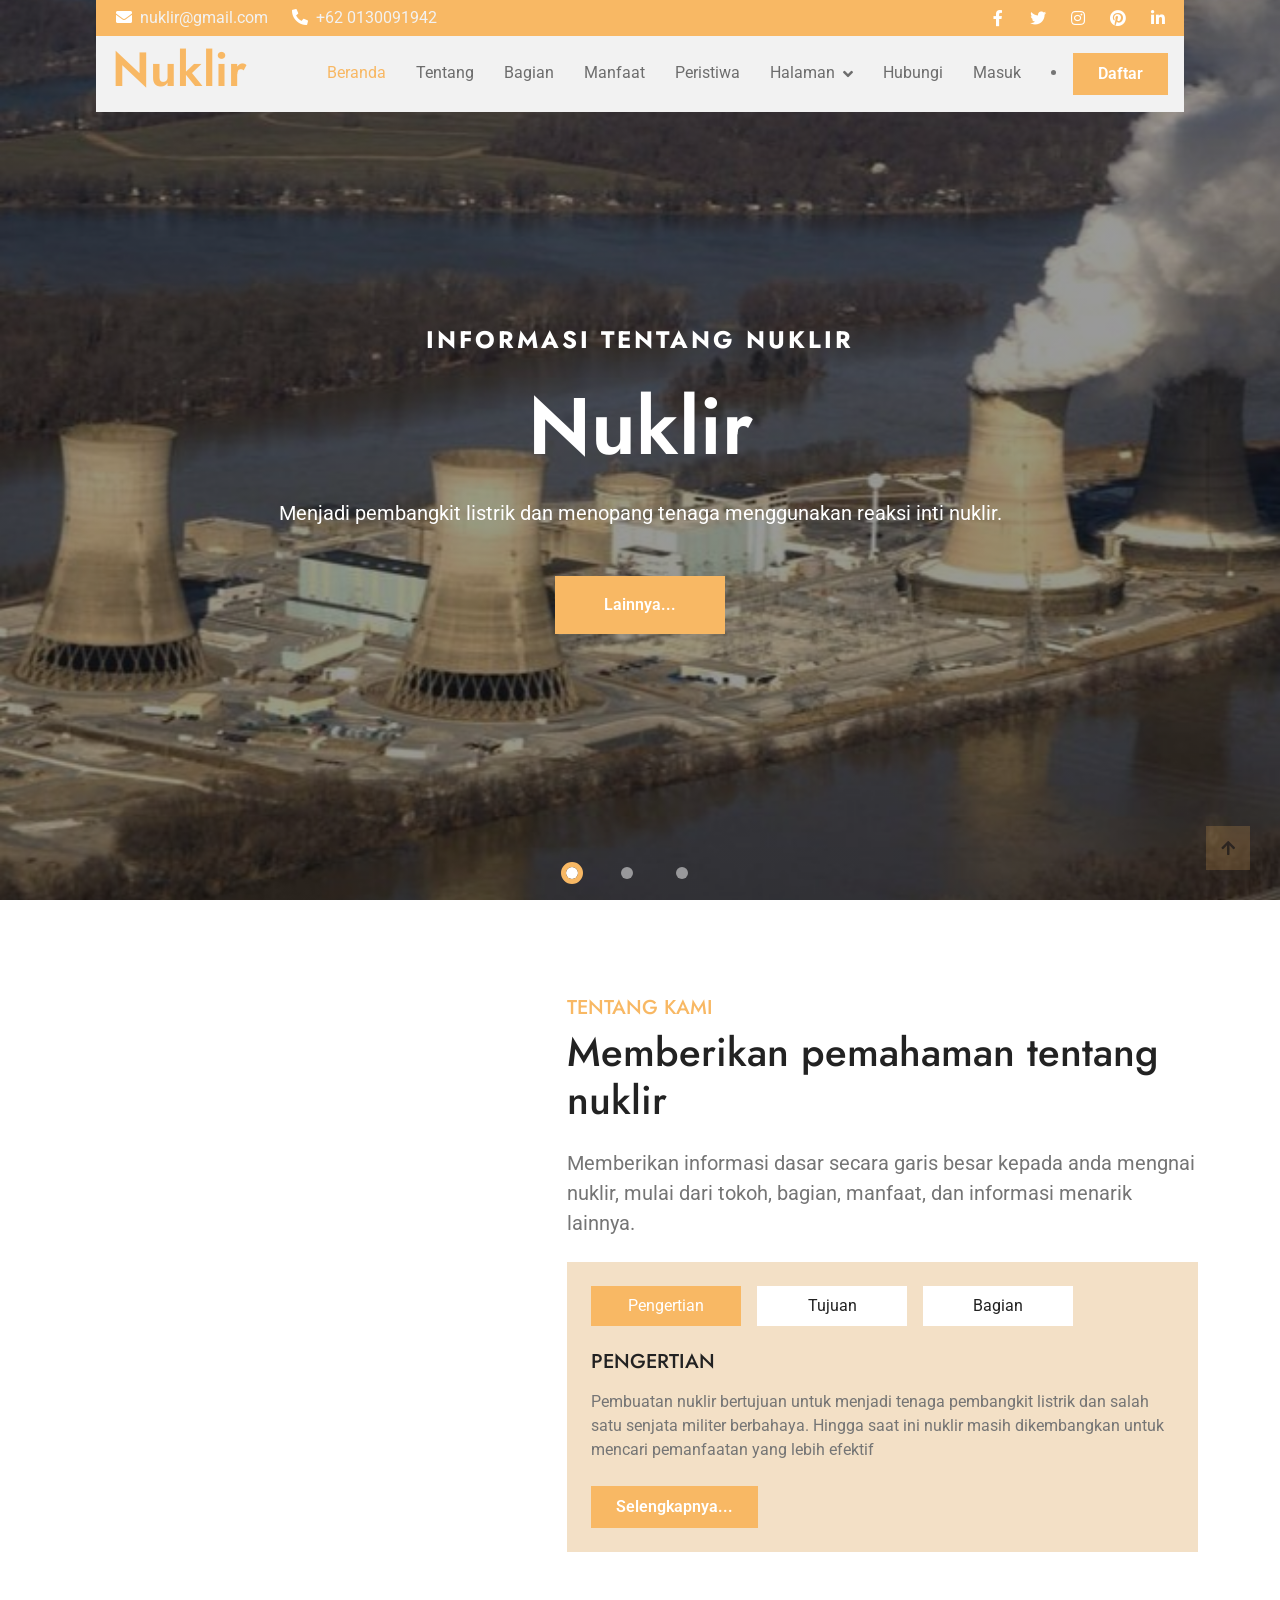
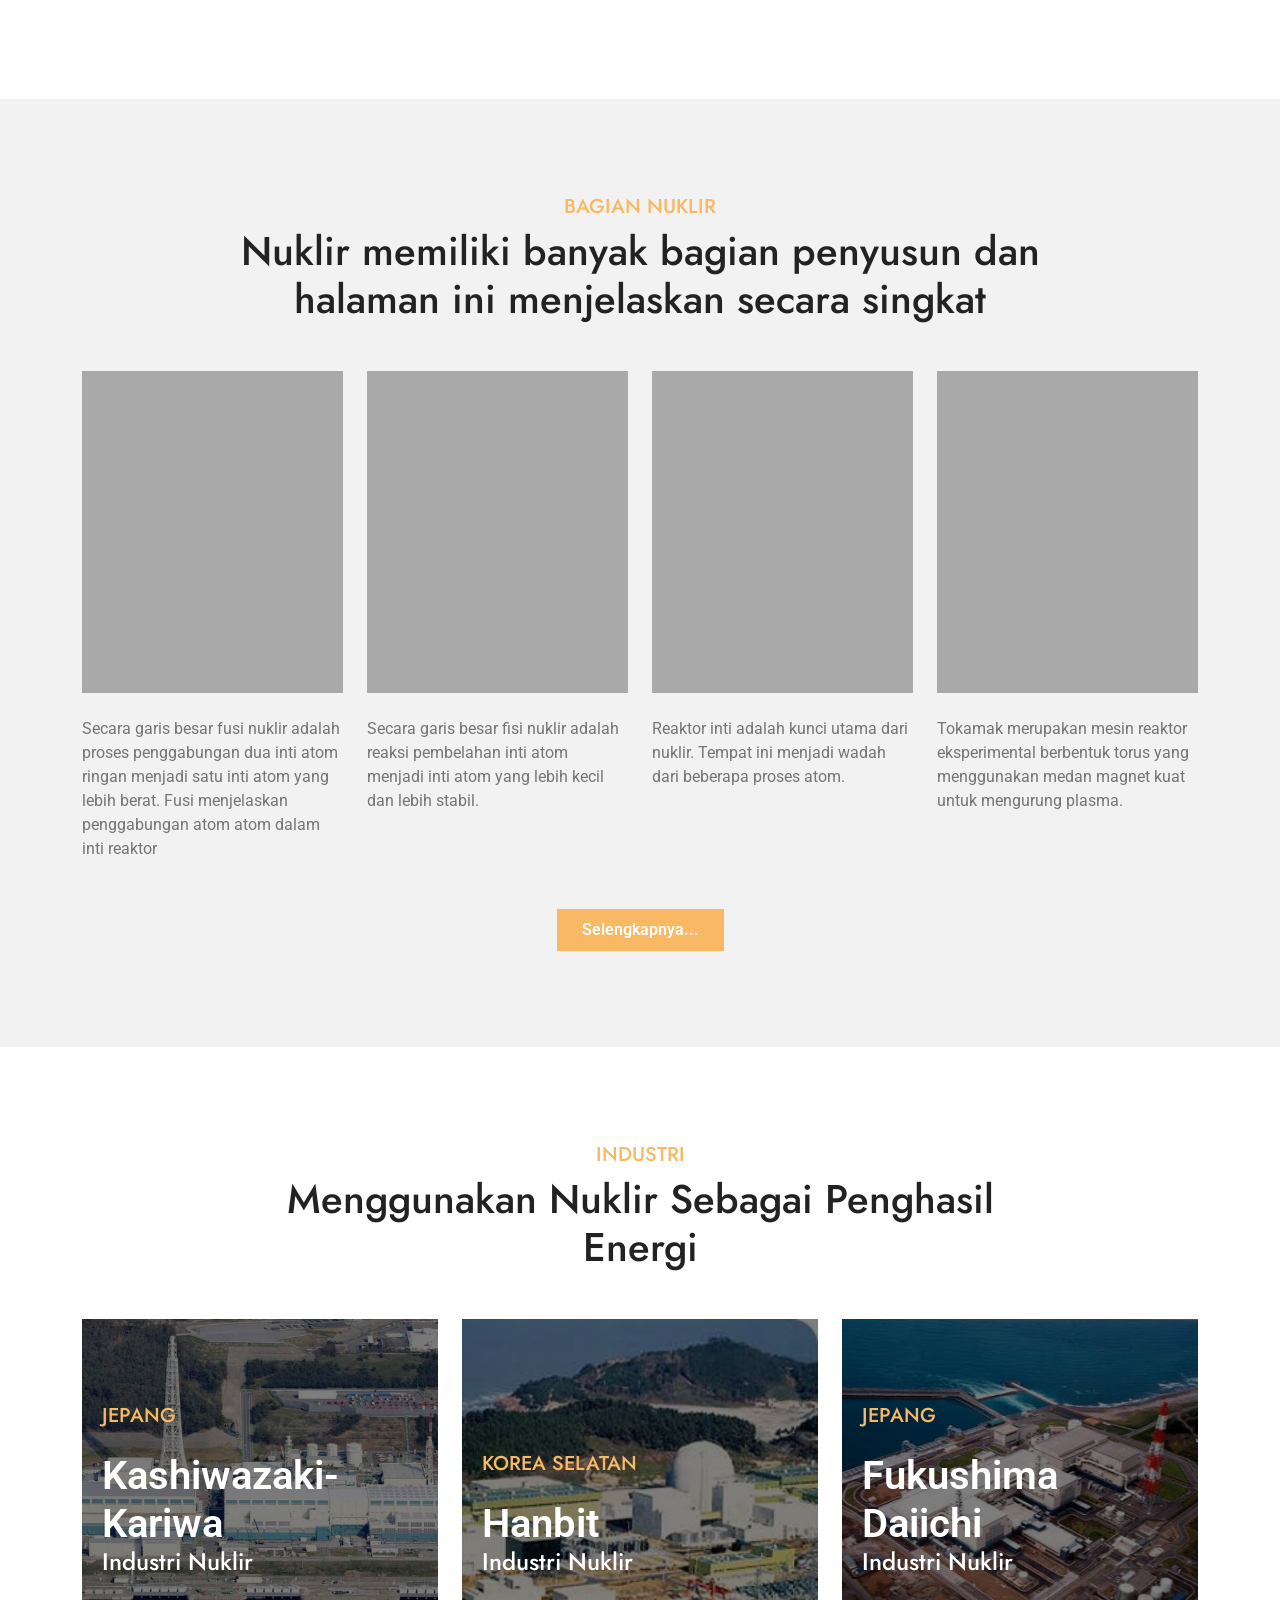
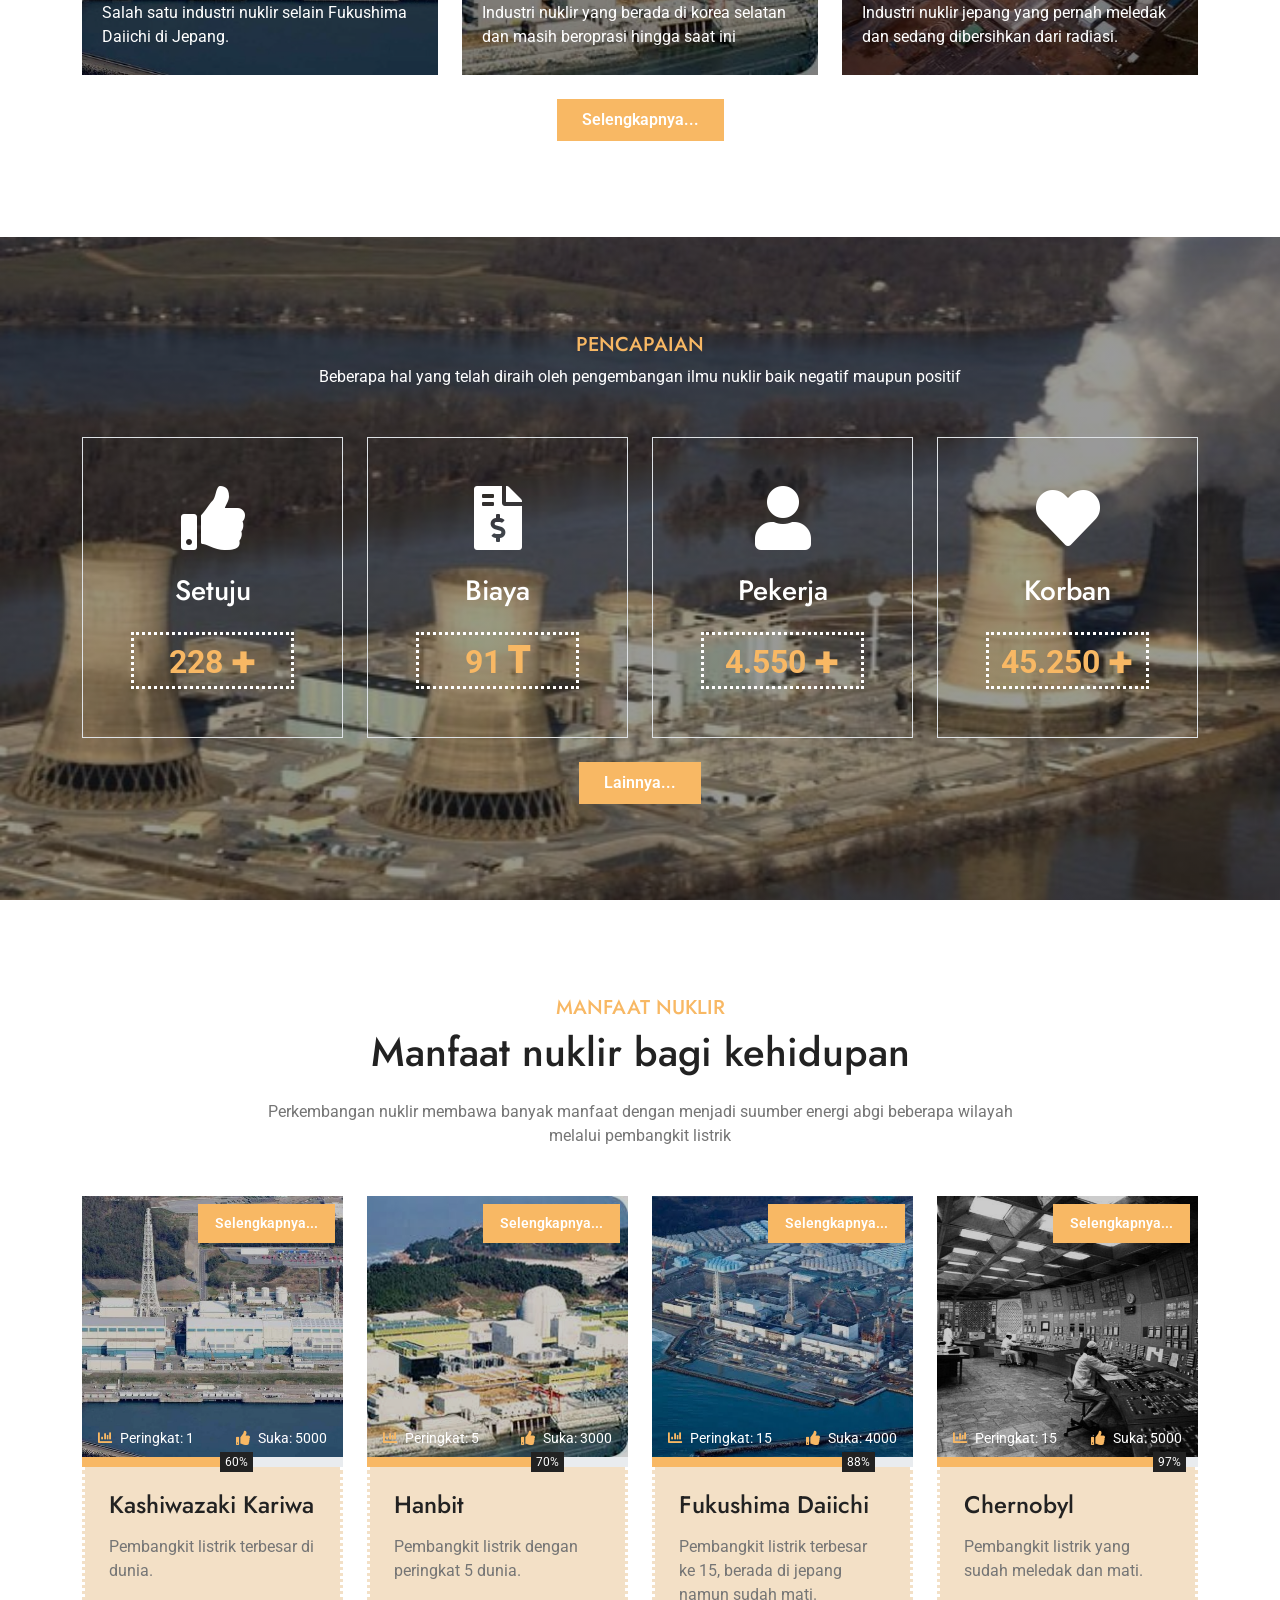
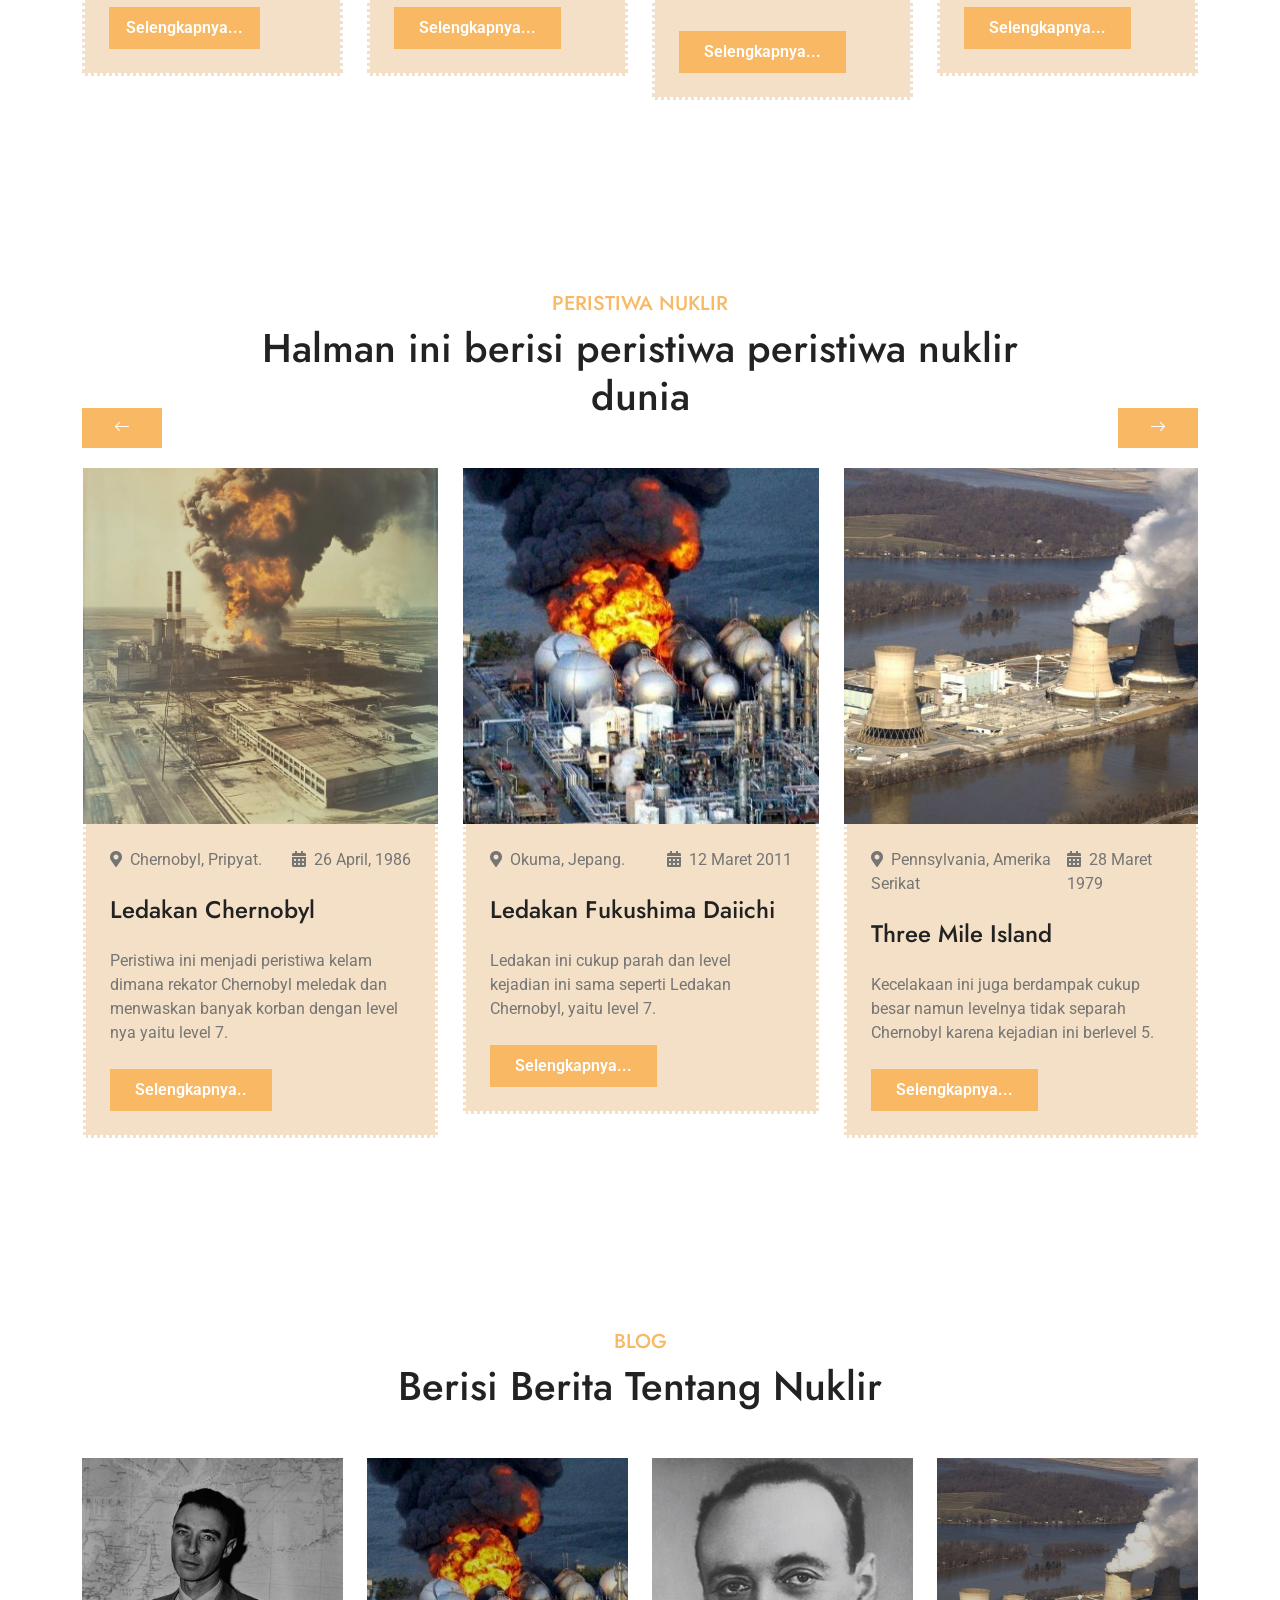
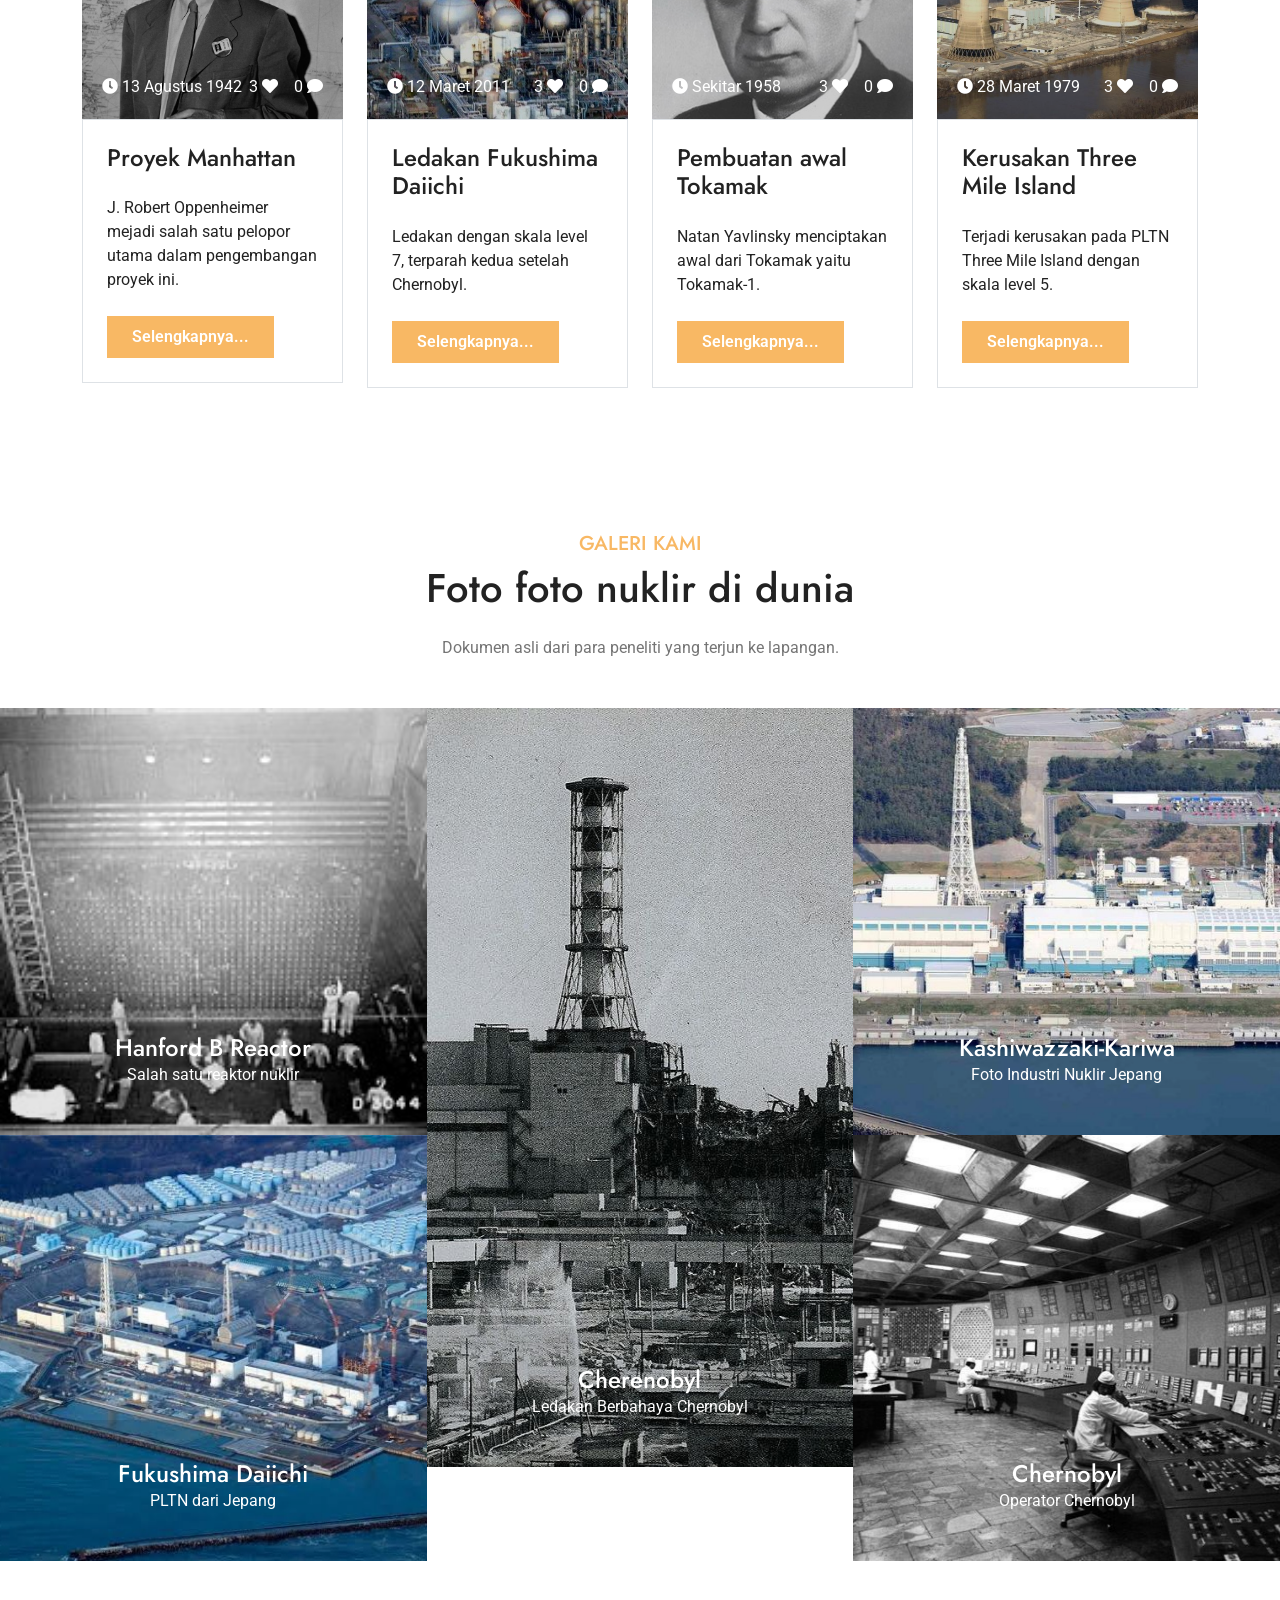
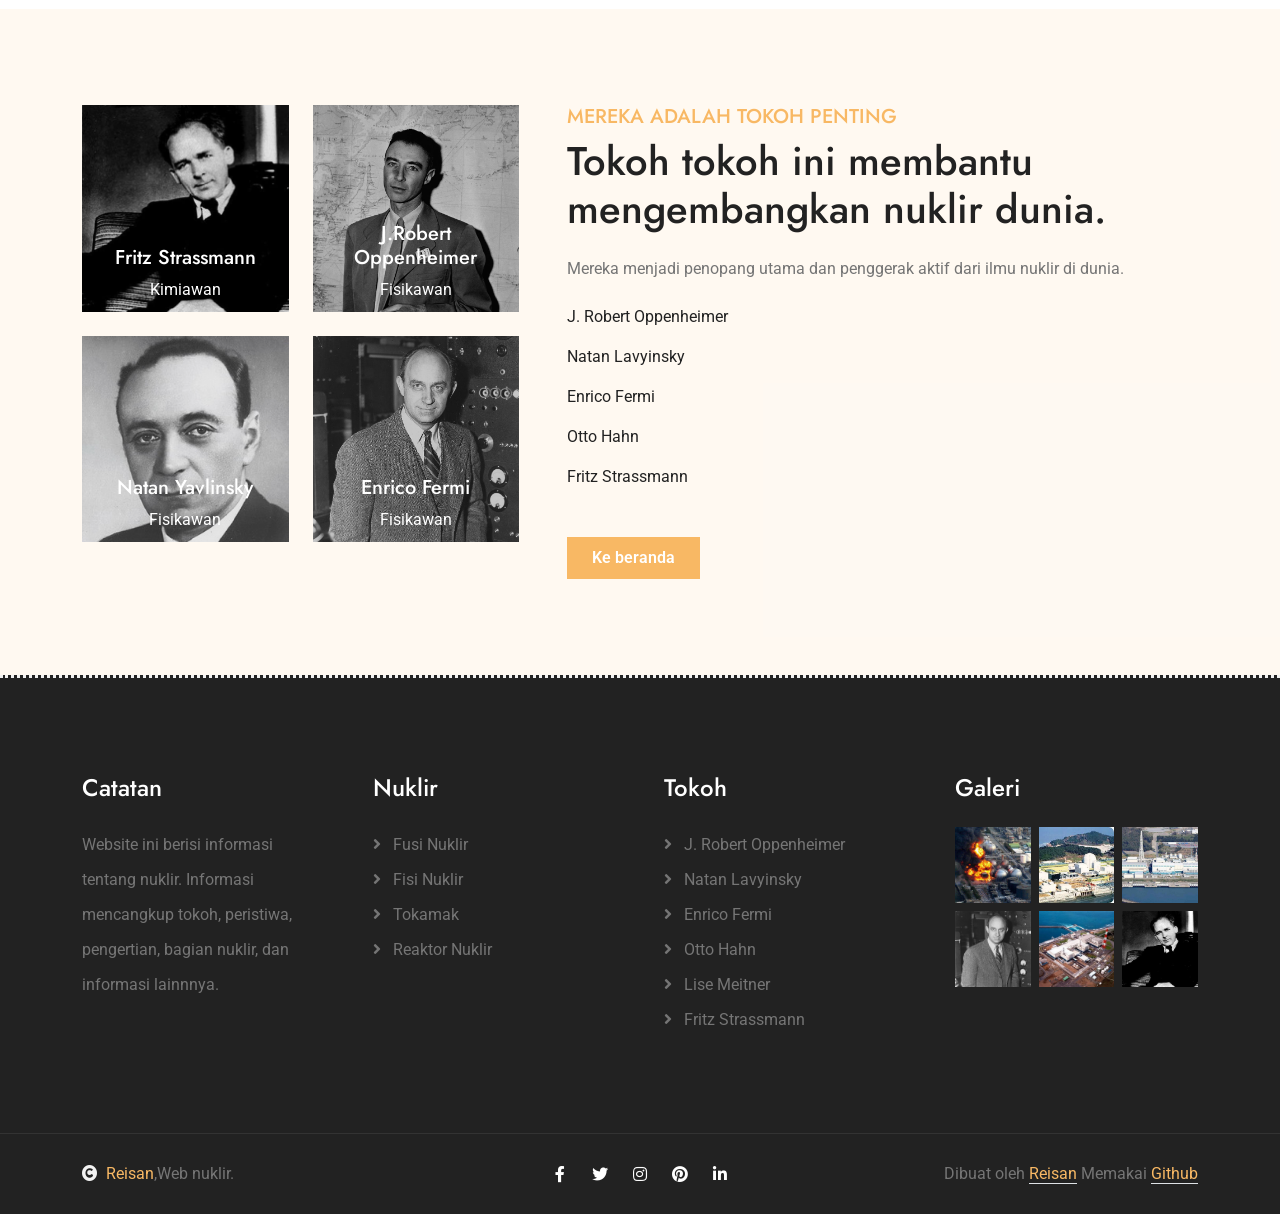
<file: index.html>
<!DOCTYPE html>
<html lang="en">

    <head>
        <meta charset="utf-8">
        <title>Web Reisan</title>
        <meta content="width=device-width, initial-scale=1.0" name="viewport">
        <meta content="" name="keywords">
        <meta content="" name="description">

        <!-- Google Web Fonts -->
        <link rel="preconnect" href="https://fonts.googleapis.com">
        <link rel="preconnect" href="https://fonts.gstatic.com" crossorigin>
        <link href="https://fonts.googleapis.com/css2?family=Jost:wght@500;600&family=Roboto&display=swap" rel="stylesheet"> 

        <!-- Icon Font Stylesheet -->
        <link rel="stylesheet" href="https://use.fontawesome.com/releases/v5.15.4/css/all.css"/>
        <link href="https://cdn.jsdelivr.net/npm/bootstrap-icons@1.4.1/font/bootstrap-icons.css" rel="stylesheet">

        <!-- Libraries Stylesheet -->
        <link href="lib/owlcarousel/assets/owl.carousel.min.css" rel="stylesheet">
        <link href="lib/lightbox/css/lightbox.min.css" rel="stylesheet">


        <!-- Customized Bootstrap Stylesheet -->
        <link href="css/bootstrap.min.css" rel="stylesheet">

        <!-- Template Stylesheet -->
        <link href="css/style.css" rel="stylesheet">
    </head>

    <body>

        <!-- Spinner Start -->
        <div id="spinner" class="show w-100 vh-100 bg-white position-fixed translate-middle top-50 start-50  d-flex align-items-center justify-content-center">
            <div class="spinner-grow text-primary" role="status"></div>
        </div>
        <!-- Spinner End -->


        <!-- Navbar start -->
        <div class="container-fluid fixed-top px-0">
            <div class="container px-0">
                <div class="topbar">
                    <div class="row align-items-center justify-content-center">
                        <div class="col-md-8">
                            <div class="topbar-info d-flex flex-wrap">
                                <a href="#" class="text-light me-4"><i class="fas fa-envelope text-white me-2"></i>nuklir@gmail.com</a>
                                <a href="#" class="text-light"><i class="fas fa-phone-alt text-white me-2"></i>+62 0130091942</a>
                            </div>
                        </div>
                        <div class="col-md-4">
                            <div class="topbar-icon d-flex align-items-center justify-content-end">
                                <a href="#" class="btn-square text-white me-2"><i class="fab fa-facebook-f"></i></a>
                                <a href="#" class="btn-square text-white me-2"><i class="fab fa-twitter"></i></a>
                                <a href="#" class="btn-square text-white me-2"><i class="fab fa-instagram"></i></a>
                                <a href="#" class="btn-square text-white me-2"><i class="fab fa-pinterest"></i></a>
                                <a href="#" class="btn-square text-white me-0"><i class="fab fa-linkedin-in"></i></a>
                            </div>
                        </div>
                    </div>
                </div>
                <nav class="navbar navbar-light bg-light navbar-expand-xl">
                    <a href="index.html" class="navbar-brand ms-3">
                        <h1 class="text-primary display-5">Nuklir</h1>
                    </a>
                    <button class="navbar-toggler py-2 px-3 me-3" type="button" data-bs-toggle="collapse" data-bs-target="#navbarCollapse">
                        <span class="fa fa-bars text-primary"></span>
                    </button>
                    <div class="collapse navbar-collapse bg-light" id="navbarCollapse">
                        <div class="navbar-nav ms-auto">
                            <a href="index.html" class="nav-item nav-link active">Beranda</a>
                            <a href="about.html" class="nav-item nav-link">Tentang</a>
                            <a href="service.html" class="nav-item nav-link">Bagian</a>
                            <a href="causes.html" class="nav-item nav-link">Manfaat</a>
                            <a href="events.html" class="nav-item nav-link">Peristiwa</a>
                            <div class="nav-item dropdown">
                                <a href="#" class="nav-link dropdown-toggle" data-bs-toggle="dropdown">Halaman</a>
                                <div class="dropdown-menu m-0 bg-secondary rounded-0">
                                    <a href="blog.html" class="dropdown-item">Blog</a>
                                    <a href="gallery.html" class="dropdown-item">Galeri</a>
                                    <a href="volunteer.html" class="dropdown-item">Tokoh</a>
                                    <a href="donation.html" class="dropdown-item">Industri</a>

                                </div>
                            </div>
                            <a href="contact.html" class="nav-item nav-link">Hubungi</a>
                       <li id="loginMenu" ><a href="login/login.html" class="nav-item nav-link">Masuk</a></li>
    
                        </div>
                        <div class="d-flex align-items-center flex-nowrap pt-xl-0" style="margin-left: 15px;">
                            <li id="registerMenu"><a href="login/register.html" class="btn-hover-bg btn btn-primary text-white py-2 px-4 me-3">Daftar</a>
							<li id="logoutMenu" style="display: none;"><a href="#" id="authLink" class="btn-hover-bg btn btn-primary text-white py-2 px-4 me-3">Keluar</a>
                        </div>
                    </div>
                </nav>
            </div>
        </div>
        <!-- Navbar End -->

        
       <!-- Carousel Start -->
        <div class="container-fluid carousel-header vh-100 px-0">
            <div id="carouselId" class="carousel slide" data-bs-ride="carousel">
                <ol class="carousel-indicators">
                    <li data-bs-target="#carouselId" data-bs-slide-to="0" class="active"></li>
                    <li data-bs-target="#carouselId" data-bs-slide-to="1"></li>
                    <li data-bs-target="#carouselId" data-bs-slide-to="2"></li>
                </ol>
                <div class="carousel-inner" role="listbox">
                    <div class="carousel-item active">
                        <img src="img/bg index 1.jpg" class="img-fluid" alt="Image">
                        <div class="carousel-caption">
                            <div class="p-3" style="max-width: 900px;">
                                <h4 class="text-white text-uppercase fw-bold mb-4" style="letter-spacing: 3px;">Informasi Tentang Nuklir</h4>
                                <h1 class="display-1 text-capitalize text-white mb-4">Nuklir</h1>
                                <p class="mb-5 fs-5"> Menjadi pembangkit listrik dan menopang tenaga menggunakan reaksi inti nuklir. 
                                </p>
                                <div class="d-flex align-items-center justify-content-center">
                                    <a class="btn-hover-bg btn btn-primary text-white py-3 px-5" href="#">Lainnya...</a>
                                </div>
                            </div>
                        </div>
                    </div>
                    <div class="carousel-item">
                        <img src="img/bg index 2.jpg" class="img-fluid" alt="Image">
                        <div class="carousel-caption">
                            <div class="p-3" style="max-width: 900px;">
                                <h4 class="text-white text-uppercase fw-bold mb-4" style="letter-spacing: 3px;">Informasi Tentang Nuklir</h4>
                                <h1 class="display-1 text-capitalize text-white mb-4">Inti Reaktor</h1>
                                <p class="mb-5 fs-5">Inti reaktor menjadi sumber utama tenaga pmbangkit listrik tenaga nuklir.
                                </p>
                                <div class="d-flex align-items-center justify-content-center">
                                    <a class="btn-hover-bg btn btn-primary text-white py-3 px-5" href="#">Lainnya...</a>
                                </div>
                            </div>
                        </div>
                    </div>
                    <div class="carousel-item">
                        <img src="img/bg index 3.jpg" class="img-fluid" alt="Image">
                        <div class="carousel-caption">
                            <div class="p-3" style="max-width: 900px;">
                                <h4 class="text-white text-uppercase fw-bold mb-4" style="letter-spacing: 3px;">Informasi Tentang Nuklir</h4>
                                <h1 class="display-1 text-capitalize text-white mb-4">Penopang</h1>
                                <p class="mb-5 fs-5">Banyak tokoh fisikawan dan kimiawan yang berperan dalam pengembangan nuklir. 
                                </p>
                                <div class="d-flex align-items-center justify-content-center">
                                    <a class="btn-hover-bg btn btn-primary text-white py-3 px-5" href="#">Lainnya...</a>
                                </div>
                            </div>
                        </div>
                    </div>
                </div>
                <button class="carousel-control-prev" type="button" data-bs-target="#carouselId" data-bs-slide="prev">
                    <span class="carousel-control-prev-icon" aria-hidden="true"></span>
                    <span class="visually-hidden">Sebelumnya</span>
                </button>
                <button class="carousel-control-next" type="button" data-bs-target="#carouselId" data-bs-slide="next">
                    <span class="carousel-control-next-icon" aria-hidden="true"></span>
                    <span class="visually-hidden">Lanjut</span>
                </button>
            </div>
        </div>
        <!-- Carousel End -->





        <!-- About Start -->
        <div class="container-fluid about  py-5">
            <div class="container py-5">
                <div class="row g-5">
                    <div class="col-xl-5">
                        <div class="h-100">
                           	<iframe src="https://www.google.com/maps/embed?pb=!1m18!1m12!1m3!1d3952.8996319272687!2d110.39281007500517!3d-7
											.80044999221977!2m3!1f0!2f0!3f0!3m2!1i1024!2i768!4f13.1!3m3!1m2!1s0x2e7a57669d43fe55%3A0x75fae1bb400d4da5!2sSMA%20Negeri%208%20Yogyakarta!5e0!3m2!1sid!2sid!4v1781963529232!5m2!1sid!2sid"
											width="430" height="600" style="border:0;" allowfullscreen="" loading="lazy" referrerpolicy="no-referrer-when-downgrade"></iframe>
                                
                        </div>
                    </div>
                    <div class="col-xl-7">
                        <h5 class="text-uppercase text-primary">Tentang kami</h5>
                        <h1 class="mb-4">Memberikan pemahaman tentang nuklir</h1>
                        <p class="fs-5 mb-4">Memberikan informasi dasar secara garis besar kepada anda mengnai nuklir, mulai dari tokoh, bagian, manfaat, dan informasi menarik lainnya.
                        </p>
                        <div class="tab-class bg-secondary p-4">
                            <ul class="nav d-flex mb-2">
                                <li class="nav-item mb-3">
                                    <a class="d-flex py-2 text-center bg-white active" data-bs-toggle="pill" href="#tab-1">
                                        <span class="text-dark" style="width: 150px;">Pengertian</span>
                                    </a>
                                </li>
                                <li class="nav-item mb-3">
                                    <a class="d-flex py-2 mx-3 text-center bg-white" data-bs-toggle="pill" href="#tab-2">
                                        <span class="text-dark" style="width: 150px;">Tujuan</span>
                                    </a>
                                </li>
                                <li class="nav-item mb-3">
                                    <a class="d-flex py-2 text-center bg-white" data-bs-toggle="pill" href="#tab-3">
                                        <span class="text-dark" style="width: 150px;">Bagian</span>
                                    </a>
                                </li>
                            </ul>
                            <div class="tab-content">
                                <div id="tab-1" class="tab-pane fade show p-0 active">
                                    <div class="row">
                                        <div class="col-12">
                                            <div class="d-flex">
                                                <div class="text-start my-auto">
                                                    <h5 class="text-uppercase mb-3">Pengertian </h5>
                                                    <p class="mb-4">Pembuatan nuklir bertujuan untuk menjadi tenaga pembangkit listrik dan salah satu senjata militer berbahaya. Hingga saat ini nuklir masih dikembangkan untuk mencari
														pemanfaatan yang lebih efektif
                        </p>
                                                    <div class="d-flex align-items-center justify-content-start">
                                                        <a class="btn-hover-bg btn btn-primary text-white py-2 px-4" href="#">Selengkapnya...</a>
                                                    </div>
                                                </div>
                                            </div>
                                        </div>
                                    </div>
                                </div>
                                <div id="tab-2" class="tab-pane fade show p-0">
                                    <div class="row">
                                        <div class="col-12">
                                            <div class="d-flex">
                                                <div class="text-start my-auto">
                                                    <h5 class="text-uppercase mb-3">Tujuan</h5>
                                                    <p class="mb-4">.Memberikan informasi dasar secara garis besar kepada anda mengnai nuklir, mulai dari tokoh, bagian, manfaat, dan informasi menarik lainnya.</p>
                                                    <div class="d-flex align-items-center justify-content-start">
                                                        <a class="btn-hover-bg btn btn-primary text-white py-2 px-4" href="#">Selengkapnya...</a>
                                                    </div>
                                                </div>
                                            </div>
                                        </div>
                                    </div>
                                </div>
                                <div id="tab-3" class="tab-pane fade show p-0">
                                    <div class="row">
                                        <div class="col-12">
                                            <div class="d-flex">
                                                <div class="text-start my-auto">
                                                    <h5 class="text-uppercase mb-3">Bagian</h5>
                                                    <p class="mb-4">Ada beberapa bagian atau proses yang terjadi pada nuklir. Bagian tersebut meliputi inti reaktor seperti Tokamak, proses fusi atau penggabungan, proses fisi atau pemisahan, ddll </p>
                                                    <div class="d-flex align-items-center justify-content-start">
                                                        <a class="btn-hover-bg btn btn-primary text-white py-2 px-4" href="#">Selengkapnya...</a>
                                                    </div>
                                                </div>
                                            </div>
                                        </div>
                                    </div>
                                </div>
                            </div>
                        </div>
                    </div>
                </div>
            </div>
        </div>
        <!-- About End -->


       
        <!-- Services Start -->
        <div class="container-fluid service py-5 bg-light">
            <div class="container py-5">
                <div class="text-center mx-auto pb-5" style="max-width: 800px;">
                    <h5 class="text-uppercase text-primary">Bagian Nuklir</h5>
                    <h1 class="mb-0">Nuklir memiliki banyak bagian penyusun dan halaman ini menjelaskan secara singkat</h1>
                </div>
                <div class="row g-4">
                    <div class="col-md-6 col-lg-6 col-xl-3">
                        <div class="service-item">
								 <iframe width="330" height="315" src="https://www.youtube.com/embed/Cb8NX3HiS4U?si=NKsMbST72O-xZmzN" title="YouTube video player" frameborder="0" allow="accelerometer; autoplay; clipboard-write; encrypted-media; gyroscope; picture-in-picture; web-share" referrerpolicy="strict-origin-when-cross-origin" allowfullscreen></iframe>
                             <div class="service-link">
								  <iframe width="330" height="315" src="https://www.youtube.com/embed/Cb8NX3HiS4U?si=NKsMbST72O-xZmzN" title="YouTube video player" frameborder="0" allow="accelerometer; autoplay; clipboard-write; encrypted-media; gyroscope; picture-in-picture; web-share" referrerpolicy="strict-origin-when-cross-origin" allowfullscreen></iframe>
                                
                            </div>
                        </div>
                        <p class="my-4">Secara garis besar fusi nuklir adalah proses penggabungan dua inti atom ringan 
							 menjadi satu inti atom yang lebih berat. Fusi menjelaskan penggabungan atom atom dalam inti reaktor</p>
                    </div>
                    <div class="col-md-6 col-lg-6 col-xl-3">
                        <div class="service-item">
                            <iframe width="330" height="315" src="https://www.youtube.com/embed/mBdVK4cqiFs?si=QuZa8EzAMWvrBq16" title="YouTube video player" frameborder="0" allow="accelerometer; autoplay; clipboard-write; encrypted-media; gyroscope; picture-in-picture; web-share" referrerpolicy="strict-origin-when-cross-origin" allowfullscreen></iframe>
                         <div class="service-link">
                                 <iframe width="330" height="315" src="https://www.youtube.com/embed/mBdVK4cqiFs?si=QuZa8EzAMWvrBq16" title="YouTube video player" frameborder="0" allow="accelerometer; autoplay; clipboard-write; encrypted-media; gyroscope; picture-in-picture; web-share" referrerpolicy="strict-origin-when-cross-origin" allowfullscreen></iframe>
						 </div>
						</div>
                        <p class="my-4">Secara garis besar fisi nuklir adalah reaksi pembelahan inti atom menjadi inti atom yang lebih kecil dan lebih stabil.
                    </div>
                    <div class="col-md-6 col-lg-6 col-xl-3">
                        <div class="service-item">
                            <iframe width="330" height="315" src="https://www.youtube.com/embed/ZX0Wd_tc9aQ?si=8xPjXiOVMMdT1VIn" title="YouTube video player" frameborder="0" allow="accelerometer; autoplay; clipboard-write; encrypted-media; gyroscope; picture-in-picture; web-share" referrerpolicy="strict-origin-when-cross-origin" allowfullscreen></iframe>
                          <div class="service-link">
                               <iframe width="330" height="315" src="https://www.youtube.com/embed/ZX0Wd_tc9aQ?si=8xPjXiOVMMdT1VIn" title="YouTube video player" frameborder="0" allow="accelerometer; autoplay; clipboard-write; encrypted-media; gyroscope; picture-in-picture; web-share" referrerpolicy="strict-origin-when-cross-origin" allowfullscreen></iframe>
                         
						</div>
                        </div>
                        <p class="my-4">Reaktor inti adalah kunci utama dari nuklir. Tempat ini menjadi wadah dari beberapa proses atom.</p>  
                    </div>
                    <div class="col-md-6 col-lg-6 col-xl-3">
                        <div class="service-item">
                           <iframe width="330" height="315" src="https://www.youtube.com/embed/xu7aY5xCGvc?si=7rwYuX0g0Til7X3o" title="YouTube video player" frameborder="0" allow="accelerometer; autoplay; clipboard-write; encrypted-media; gyroscope; picture-in-picture; web-share" referrerpolicy="strict-origin-when-cross-origin" allowfullscreen></iframe>
                             <div class="service-link">
                                 <iframe width="330" height="315" src="https://www.youtube.com/embed/xu7aY5xCGvc?si=7rwYuX0g0Til7X3o" title="YouTube video player" frameborder="0" allow="accelerometer; autoplay; clipboard-write; encrypted-media; gyroscope; picture-in-picture; web-share" referrerpolicy="strict-origin-when-cross-origin" allowfullscreen></iframe>
                            </div>
                        </div>
                        <p class="my-4"> Tokamak merupakan mesin reaktor eksperimental berbentuk torus yang menggunakan medan magnet kuat untuk mengurung plasma.</p>
                    </div>
                    <div class="col-12">
                        <div class="d-flex align-items-center justify-content-center">
                            <a class="btn-hover-bg btn btn-primary text-white py-2 px-4" href="#">Selengkapnya...</a>
                        </div>
                    </div>
                </div>
            </div>
        </div>
        <!-- Services End -->



        <!-- Donation Start -->
        <div class="container-fluid donation py-5">
            <div class="container py-5">
                <div class="text-center mx-auto pb-5" style="max-width: 800px;">
                    <h5 class="text-uppercase text-primary">Industri</h5>
                    <h1 class="mb-0">Menggunakan Nuklir Sebagai Penghasil Energi</h1>
                </div>
                <div class="row g-4">
                    <div class="col-lg-4">
                        <div class="donation-item">
                            <img src="img/galeri b4.jpg" class="img-fluid w-100" alt="Image">
                            <div class="donation-content d-flex flex-column">
                                <h5 class="text-uppercase text-primary mb-4">Jepang</h5>
                                <a href="#" class="btn-hover-color display-6 text-white">Kashiwazaki-Kariwa</a>
                                <h4 class="text-white mb-4">Industri Nuklir</h4>
                                <p class="text-white mb-4">Salah satu industri nuklir selain Fukushima Daiichi di Jepang.</p>
                                <div class="donation-btn d-flex align-items-center justify-content-start">
                                    <a class="btn-hover-bg btn btn-primary text-white py-2 px-4" href="#">Selengkapnya...</a>
                                </div>
                            </div>
                        </div>
                    </div>
                    <div class="col-lg-4">
                        <div class="donation-item">
                            <img src="img/galeri b2.jpg" class="img-fluid w-100" alt="Image">
                            <div class="donation-content d-flex flex-column">
                                <h5 class="text-uppercase text-primary mb-4">Korea Selatan</h5>
                                <a href="#" class="btn-hover-color display-6 text-white">Hanbit</a>
                                <h4 class="text-white mb-4">Industri Nuklir</h4>
                                <p class="text-white mb-4">Industri nuklir yang berada di korea selatan dan masih beroprasi hingga saat ini</p>
                                <div class="donation-btn d-flex align-items-center justify-content-start">
                                    <a class="btn-hover-bg btn btn-primary text-white py-2 px-4" href="#">Selengkapnya...</a>
                                </div>
                            </div>
                        </div>
                    </div>
                    <div class="col-lg-4">
                        <div class="donation-item">
                            <img src="img/galeri b3.jpg" class="img-fluid w-100" alt="Image">
                            <div class="donation-content d-flex flex-column">
                                <h5 class="text-uppercase text-primary mb-4">Jepang</h5>
                                <a href="#" class="btn-hover-color display-6 text-white">Fukushima Daiichi</a>
                                <h4 class="text-white mb-4">Industri Nuklir</h4>
                                <p class="text-white mb-4">Industri nuklir jepang yang pernah meledak dan sedang dibersihkan dari radiasi.</p>
                                <div class="donation-btn d-flex align-items-center justify-content-start">
                                    <a class="btn-hover-bg btn btn-primary text-white py-2 px-4" href="#">Selengkapnya...</a>
                                </div>
                            </div>
                        </div>
                    </div>
                    <div class="col-12">
                        <div class="d-flex align-items-center justify-content-center">
                            <a class="btn-hover-bg btn btn-primary text-white py-2 px-4" href="#">Selengkapnya...</a>
                        </div>
                    </div>
                </div>
            </div>
        </div>
        <!-- Donation End -->


        <!-- Counter Start -->
        <div class="container-fluid counter py-5" style="background: linear-gradient(rgba(0, 0, 0, .4), rgba(0, 0, 0, 0.4)), url(img/volunteersi-bg.jpg) center center; background-size: cover;">
            <div class="container py-5">
                <div class="text-center mx-auto pb-5" style="max-width: 800px;">
                    <h5 class="text-uppercase text-primary">Pencapaian</h5>
                    <p class="text-white mb-0">Beberapa hal yang telah diraih oleh pengembangan ilmu nuklir baik negatif maupun positif</p>
                </div>
                <div class="row g-4">
                    <div class="col-md-6 col-lg-6 col-xl-3">
                        <div class="counter-item text-center border p-5">
                            <i class="fas fa-thumbs-up fa-4x text-white"></i>
                            <h3 class="text-white my-4">Setuju</h3>
                            <div class="counter-counting">
                                <span class="text-primary fs-2 fw-bold" data-toggle="counter-up">500</span>
                                <span class="h1 fw-bold text-primary">+</span>
                            </div>
                        </div>
                    </div>
                    <div class="col-md-6 col-lg-6 col-xl-3">
                        <div class="counter-item text-center border p-5">
                            <i class="fas fa-file-invoice-dollar fa-4x text-white"></i>
                            <h3 class="text-white my-4">Biaya</h3>
                            <div class="counter-counting text-center border-white w-100" style="border-style: dotted; font-size: 30px;">
                                <span class="text-primary fs-2 fw-bold" data-toggle="counter-up">200</span>
                                <span class="h1 fw-bold text-primary">T</span>
                            </div>
                        </div>
                    </div>
                    <div class="col-md-6 col-lg-6 col-xl-3">
                        <div class="counter-item text-center border p-5">
                            <i class="fas fa-user fa-4x text-white"></i>
                            <h3 class="text-white my-4">Pekerja</h3>
                            <div class="counter-counting text-center border-white w-100" style="border-style: dotted; font-size: 30px;">
                                <span class="text-primary fs-2 fw-bold" data-toggle="counter-up">10.000</span>
                                <span class="h1 fw-bold text-primary">+</span>
                            </div>
                        </div>
                    </div>
                    <div class="col-md-6 col-lg-6 col-xl-3">
                        <div class="counter-item text-center border p-5">
                            <i class="fas fa-heart fa-4x text-white"></i>
                            <h3 class="text-white my-4">Korban</h3>
                            <div class="counter-counting text-center border-white w-100" style="border-style: dotted; font-size: 30px;">
                                <span class="text-primary fs-2 fw-bold" data-toggle="counter-up">100.000</span>
                                <span class="h1 fw-bold text-primary">+</span>
                            </div>
                        </div>
                    </div>
                    <div class="col-12">
                        <div class="d-flex align-items-center justify-content-center">
                            <a class="btn-hover-bg btn btn-primary text-white py-2 px-4" href="#">Lainnya...</a>
                        </div>
                    </div>
                </div>
            </div>
        </div>
        <!-- Counter End -->


       <!-- Causes Start -->
        <div class="container-fluid causes py-5">
            <div class="container py-5">
                <div class="text-center mx-auto pb-5" style="max-width: 800px;">
                    <h5 class="text-uppercase text-primary">Manfaat Nuklir</h5>
                    <h1 class="mb-4">Manfaat nuklir bagi kehidupan</h1>
                    <p class="mb-0">Perkembangan nuklir membawa banyak manfaat dengan menjadi suumber energi abgi beberapa wilayah melalui pembangkit listrik
                    </p>
                </div>
                <div class="row g-4">
                    <div class="col-lg-6 col-xl-3">
                        <div class="causes-item">
                            <div class="causes-img">
                                <img src="img/galeri b4.jpg" class="img-fluid w-100" alt="Image">
                                <div class="causes-link pb-2 px-3">
                                    <small class="text-white"><i class="fas fa-chart-bar text-primary me-2"></i>Peringkat: 1</small>
                                    <small class="text-white"><i class="fa fa-thumbs-up text-primary me-2"></i>Suka: 5000</small>
                                </div>
                                <div class="causes-dination p-2">
                                    <a class="btn-hover-bg btn btn-primary text-white py-2 px-3" href="#">Selengkapnya...</a>
                                </div>
                            </div>
                            <div class="progress">
                                <div class="progress-bar" role="progressbar" aria-valuenow="65" aria-valuemin="0" aria-valuemax="100">
                                    <span>60%</span>
                                </div>
                            </div>
                            <div class="causes-content p-4">
                                <h4 class="mb-3">Kashiwazaki Kariwa</h4>
                                <p class="mb-4"> Pembangkit listrik terbesar di dunia.</p>
                                <a class="btn-hover-bg btn btn-primary text-white py-2 px-3" href="#">Selengkapnya...</a>
                            </div>
                        </div>
                    </div>
                    <div class="col-lg-6 col-xl-3">
                        <div class="causes-item">
                            <div class="causes-img">
                                <img src="img/galeri b2.jpg" class="img-fluid w-100" alt="Image">
                                <div class="causes-link pb-2 px-3">
                                    <small class="text-white"><i class="fas fa-chart-bar text-primary me-2"></i>Peringkat: 5</small>
                                    <small class="text-white"><i class="fa fa-thumbs-up text-primary me-2"></i>Suka: 3000</small>
                                </div>
                                <div class="causes-dination p-2">
                                    <a class="btn-hover-bg btn btn-primary text-white py-2 px-3" href="#">Selengkapnya...</a>
                                </div>
                            </div>
                            <div class="progress">
                                <div class="progress-bar" role="progressbar" aria-valuenow="75" aria-valuemin="0" aria-valuemax="100">
                                    <span>70%</span>
                                </div>
                            </div>
                            <div class="causes-content p-4">
                                <h4 class="mb-3">Hanbit</h4>
                                <p class="mb-4">Pembangkit listrik dengan peringkat 5 dunia.</p>
                                <a class="btn-hover-bg btn btn-primary text-white py-2 px-4" href="#">Selengkapnya...</a>
                            </div>
                        </div>
                    </div>
                    <div class="col-lg-6 col-xl-3">
                        <div class="causes-item">
                            <div class="causes-img">
                                <img src="img/galeri 3.jpg" class="img-fluid w-100" alt="Image">
                                <div class="causes-link pb-2 px-3">
                                    <small class="text-white"><i class="fas fa-chart-bar text-primary me-2"></i>Peringkat: 15</small>
                                    <small class="text-white"><i class="fa fa-thumbs-up text-primary me-2"></i>Suka: 4000</small>
                                </div>
                                <div class="causes-dination p-2">
                                    <a class="btn-hover-bg btn btn-primary text-white py-2 px-3" href="#">Selengkapnya...</a>
                                </div>
                            </div>
                            <div class="progress">
                                <div class="progress-bar" role="progressbar" aria-valuenow="85" aria-valuemin="0" aria-valuemax="100">
                                    <span>88%</span>
                                </div>
                            </div>
                            <div class="causes-content p-4">
                                <h4 class="mb-3">Fukushima Daiichi</h4>
                                <p class="mb-4">Pembangkit listrik terbesar ke 15, berada di jepang namun sudah mati.</p>
                                <a class="btn-hover-bg btn btn-primary text-white py-2 px-4" href="#">Selengkapnya...</a>
                            </div>
                        </div>
                    </div>
                    <div class="col-lg-6 col-xl-3">
                        <div class="causes-item">
                            <div class="causes-img">
                                <img src="img/galeri 5.jpg" class="img-fluid w-100" alt="Image">
                                <div class="causes-link pb-2 px-3">
                                    <small class="text-white"><i class="fas fa-chart-bar text-primary me-2"></i>Peringkat: 15</small>
                                    <small class="text-white"><i class="fa fa-thumbs-up text-primary me-2"></i>Suka: 5000</small>
                                </div>
                                <div class="causes-dination p-2">
                                    <a class="btn-hover-bg btn btn-primary text-white py-2 px-3" href="#">Selengkapnya...</a>
                                </div>
                            </div>
                            <div class="progress">
                                <div class="progress-bar" role="progressbar" aria-valuenow="95" aria-valuemin="0" aria-valuemax="100">
                                    <span>97%</span>
                                </div>
                            </div>
                            <div class="causes-content p-4">
                                <h4 class="mb-3">Chernobyl</h4>
                                <p class="mb-4">Pembangkit listrik yang sudah meledak dan mati.</p>
                                <a class="btn-hover-bg btn btn-primary text-white py-2 px-4" href="#">Selengkapnya...</a>
                            </div>
                        </div>
                    </div>
                </div>
            </div>
        </div>
        <!-- Causes End -->


        <!-- Events Start -->
        <div class="container-fluid event py-5">
            <div class="container py-5">
                <div class="text-center mx-auto mb-5" style="max-width: 800px;">
                    <h5 class="text-uppercase text-primary">Peristiwa Nuklir</h5>
                    <h1 class="mb-0">Halman ini berisi peristiwa peristiwa nuklir dunia</h1>
                </div>
                <div class="event-carousel owl-carousel">
                    <div class="event-item">
                        <img src="img/peristiwa 1.jpg" class="img-fluid w-100" alt="Image">
                        <div class="event-content p-4">
                            <div class="d-flex justify-content-between mb-4">
                                <span class="text-body"><i class="fas fa-map-marker-alt me-2"></i>Chernobyl, Pripyat.</span>
                                <span class="text-body"><i class="fas fa-calendar-alt me-2"></i>26 April, 1986</span>
                            </div>
                            <h4 class="mb-4">Ledakan Chernobyl</h4>
                            <p class="mb-4">Peristiwa ini menjadi peristiwa kelam dimana rekator Chernobyl meledak dan menwaskan banyak korban dengan level nya yaitu level 7.</p>
                            <a class="btn-hover-bg btn btn-primary text-white py-2 px-4" href="#">Selengkapnya..</a>
                        </div>
                    </div>
                    <div class="event-item">
                        <img src="img/peristiwa 2.jpg" class="img-fluid w-100" alt="Image">
                        <div class="event-content p-4">
                            <div class="d-flex justify-content-between mb-4">
                                <span class="text-body"><i class="fas fa-map-marker-alt me-2"></i>Okuma, Jepang.</span>
                                <span class="text-body"><i class="fas fa-calendar-alt me-2"></i>12 Maret 2011</span>
                            </div>
                            <h4 class="mb-4">Ledakan Fukushima Daiichi</h4>
                            <p class="mb-4">Ledakan ini cukup parah dan level kejadian ini sama seperti Ledakan Chernobyl, yaitu level 7.</p>
                            <a class="btn-hover-bg btn btn-primary text-white py-2 px-4" href="#">Selengkapnya...</a>
                        </div>
                    </div>
                    <div class="event-item">
                        <img src="img/peristiwa 3.jpg" class="img-fluid w-100" alt="Image">
                        <div class="event-content p-4">
                            <div class="d-flex justify-content-between mb-4">
                                <span class="text-body"><i class="fas fa-map-marker-alt me-2"></i>Pennsylvania, Amerika Serikat </span>
                                <span class="text-body"><i class="fas fa-calendar-alt me-2"></i>28 Maret 1979</span>
                            </div>
                            <h4 class="mb-4">Three Mile Island</h4>
                            <p class="mb-4">Kecelakaan ini juga berdampak cukup besar namun levelnya tidak separah Chernobyl karena kejadian ini berlevel 5.</p>
                            <a class="btn-hover-bg btn btn-primary text-white py-2 px-4" href="#">Selengkapnya...</a>
                        </div>
                    </div>
                    <div class="event-item">
                        <img src="img/peristiwa 4.jpg" class="img-fluid w-100" alt="Image">
                        <div class="event-content p-4">
                            <div class="d-flex justify-content-between mb-4">
                                <span class="text-body"><i class="fas fa-map-marker-alt me-2"></i>Nagasaki, Jepang </span>
                                <span class="text-body"><i class="fas fa-calendar-alt me-2"></i>9 Agustus 1945</span>
                            </div>
                            <h4 class="mb-4">Pengeboman Nagasaki</h4>
                            <p class="mb-4">Banyak korban tewas dan mengalami luka parah akibat peristiwa ini.</p>
                            <a class="btn-hover-bg btn btn-primary text-white py-2 px-4" href="#">Selengkapnya...</a>
                        </div>
                    </div>
                </div>
            </div>
        </div>
        <!-- Events End -->

          <!-- Blog Start -->
        <div class="container-fluid blog py-5">
            <div class="container py-5">
                <div class="text-center mx-auto pb-5" style="max-width: 800px;">
                    <h5 class="text-uppercase text-primary">Blog</h5>
                    <h1 class="mb-0">Berisi Berita Tentang Nuklir
                    </h1>
                </div>
                <div class="row g-4">
                    <div class="col-lg-6 col-xl-3">
                        <div class="blog-item">
                            <div class="blog-img">
                                <img src="img/tokoh 2.jpg" class="img-fluid w-100" alt="">
                                <div class="blog-info">
                                    <span><i class="fa fa-clock"></i> 13 Agustus 1942</span>
                                    <div class="d-flex">
                                        <span class="me-3"> 3 <i class="fa fa-heart"></i></span>
                                        <a href="#" class="text-white">0 <i class="fa fa-comment"></i></a>
                                    </div>
                                </div>
                                <div class="search-icon">
                                    <a href="img/tokoh 2.jpg" data-lightbox="Blog-1" class="my-auto"><i class="fas fa-search-plus btn-primary text-white p-3"></i></a>
                                </div>
                            </div>
                            <div class="text-dark border p-4 ">
                                <h4 class="mb-4">Proyek Manhattan</h4>
                                <p class="mb-4">J. Robert Oppenheimer mejadi salah satu pelopor utama dalam pengembangan proyek ini.</p>
                                <a class="btn-hover-bg btn btn-primary text-white py-2 px-4" href="volunteer.html">Selengkapnya...</a>
                            </div>
                        </div>
                    </div>
                    <div class="col-lg-6 col-xl-3">
                        <div class="blog-item">
                            <div class="blog-img">
                                <img src="img/peristiwa 2.jpg" class="img-fluid w-100" alt="">
                                <div class="blog-info">
                                    <span><i class="fa fa-clock"></i> 12 Maret 2011</span>
                                    <div class="d-flex">
                                        <span class="me-3"> 3 <i class="fa fa-heart"></i></span>
                                        <a href="#" class="text-white">0 <i class="fa fa-comment"></i></a>
                                    </div>
                                </div>
                                <div class="search-icon">
                                    <a href="img/peristiwa 2.jpg" data-lightbox="Blog-2" class="my-auto"><i class="fas fa-search-plus btn-primary text-white p-3"></i></a>
                                </div>
                            </div>
                            <div class="text-dark border p-4 ">
                                <h4 class="mb-4">Ledakan Fukushima Daiichi</h4>
                                <p class="mb-4"> Ledakan dengan skala level 7, terparah kedua setelah Chernobyl.</p>
                                <a class="btn-hover-bg btn btn-primary text-white py-2 px-4" href="events.html">Selengkapnya...</a>
                            </div>
                        </div>
                    </div>
                    <div class="col-lg-6 col-xl-3">
                        <div class="blog-item">
                            <div class="blog-img">
                                <img src="img/tokoh 3.jpg" class="img-fluid w-100" alt="">
                                <div class="blog-info">
                                    <span><i class="fa fa-clock"></i> Sekitar 1958</span>
                                    <div class="d-flex">
                                        <span class="me-3"> 3 <i class="fa fa-heart"></i></span>
                                        <a href="#" class="text-white">0 <i class="fa fa-comment"></i></a>
                                    </div>
                                </div>
                                <div class="search-icon">
                                    <a href="img/tokoh 3.jpg" data-lightbox="Blog-3" class="my-auto"><i class="fas fa-search-plus btn-primary text-white p-3"></i></a>
                                </div>
                            </div>
                            <div class="text-dark border p-4 ">
                                <h4 class="mb-4">Pembuatan awal Tokamak</h4>
                                <p class="mb-4">Natan Yavlinsky menciptakan awal dari Tokamak yaitu Tokamak-1.</p>
                                <a class="btn-hover-bg btn btn-primary text-white py-2 px-4" href="volunteer.html">Selengkapnya...</a>
                            </div>
                        </div>
                    </div>
                    <div class="col-lg-6 col-xl-3">
                        <div class="blog-item">
                            <div class="blog-img">
                                <img src="img/peristiwa 3.jpg" class="img-fluid w-100" alt="">
                                <div class="blog-info">
                                    <span><i class="fa fa-clock"></i> 28 Maret 1979</span>
                                    <div class="d-flex">
                                        <span class="me-3"> 3 <i class="fa fa-heart"></i></span>
                                        <a href="#" class="text-white">0 <i class="fa fa-comment"></i></a>
                                    </div>
                                </div>
                                <div class="search-icon">
                                    <a href="img/peristiwa 3.jpg" data-lightbox="Blog-4" class="my-auto"><i class="fas fa-search-plus btn-primary text-white p-3"></i></a>
                                </div>
                            </div>
                            <div class="text-dark border p-4 ">
                                <h4 class="mb-4">Kerusakan Three Mile Island</h4>
                                <p class="mb-4">Terjadi kerusakan pada PLTN Three Mile Island dengan skala level 5.</p>
                                <a class="btn-hover-bg btn btn-primary text-white py-2 px-4" href="events.html">Selengkapnya...</a>
                            </div>
                        </div>
                    </div>
                </div>
            </div>
        </div>
        <!-- Blog End -->



        <!-- Gallery Start -->
        <div class="container-fluid gallery py-5 px-0">
            <div class="text-center mx-auto pb-5" style="max-width: 800px;">
                <h5 class="text-uppercase text-primary">Galeri kami</h5>
                <h1 class="mb-4">Foto foto nuklir di dunia</h1>
                <p class="mb-0">Dokumen asli dari para peneliti yang terjun ke lapangan.</p>
            </div>
            <div class="row g-0">
                <div class="col-lg-4">
                    <div class="gallery-item">
                        <img src="img/galeri 2.jpg" class="img-fluid w-100" alt="">
                        <div class="search-icon">
                            <a href="img/galeri 2.jpg" data-lightbox="gallery-2" class="my-auto"><i class="fas fa-search-plus btn-hover-color bg-white text-primary p-3"></i></a>
                        </div>
                        <div class="gallery-content">
                            <div class="gallery-inner pb-5">
                                <a href="#" class="h4 text-white">Hanford B Reactor</a>
                                <a href="#" class="text-white"><p class="mb-0">Salah satu reaktor nuklir</p></a>
                            </div>
                        </div>
                    </div>
                    <div class="gallery-item">
                        <img src="img/galeri 3.jpg" class="img-fluid w-100" alt="">
                        <div class="search-icon">
                            <a href="img/galeri 3.jpg" data-lightbox="gallery-3" class="my-auto"><i class="fas fa-search-plus btn-hover-color bg-white text-primary p-3"></i></a>
                        </div>
                        <div class="gallery-content">
                            <div class="gallery-inner pb-5">
                                <a href="#" class="h4 text-white">Fukushima Daiichi</a>
                                <a href="#" class="text-white"><p class="mb-0">PLTN dari Jepang</p></a>
                            </div>
                        </div>
                    </div>
                </div>
                <div class="col-lg-4">
                    <div class="gallery-item">
                        <img src="img/galeri 1.jpg" class="img-fluid w-100" alt="">
                        <div class="search-icon">
                            <a href="img/galeri 1.jpg" data-lightbox="gallery-1" class="my-auto"><i class="fas fa-search-plus btn-hover-color bg-white text-primary p-3"></i></a>
                        </div>
                        <div class="gallery-content">
                            <div class="gallery-inner pb-5">
                                <a href="#" class="h4 text-white">Cherenobyl</a>
                                <a href="#" class="text-white"><p class="mb-0">Ledakan Berbahaya Chernobyl</p></a>
                            </div>
                        </div>
                    </div>
                </div>
                <div class="col-lg-4">
                    <div class="gallery-item">
                        <img src="img/galeri b4.jpg" class="img-fluid w-100" alt="">
                        <div class="search-icon">
                            <a href="img/galeri b4.jpg" data-lightbox="gallery-4" class="my-auto"><i class="fas fa-search-plus btn-hover-color bg-white text-primary p-3"></i></a>
                        </div>
                        <div class="gallery-content">
                            <div class="gallery-inner pb-5">
                                <a href="#" class="h4 text-white">Kashiwazzaki-Kariwa</a>
                                <a href="#" class="text-white"><p class="mb-0">Foto Industri Nuklir Jepang</p></a>
                            </div>
                        </div>
                    </div>
                    <div class="gallery-item">
                        <img src="img/galeri 5.jpg" class="img-fluid w-100" alt="">
                        <div class="search-icon">
                            <a href="img/galeri 5.jpg" data-lightbox="gallery-5" class="my-auto"><i class="fas fa-search-plus btn-hover-color bg-white text-primary p-3"></i></a>
                        </div>
                        <div class="gallery-content">
                            <div class="gallery-inner pb-5">
                                <a href="#" class="h4 text-white">Chernobyl</a>
                                <a href="#" class="text-white"><p class="mb-0">Operator Chernobyl</p></a>
                            </div>
                        </div>
                    </div>
                </div>
            </div>
        </div>
        <!-- Gallery End -->


       
        <!-- Volunteers Start -->
        <div class="container-fluid volunteer py-5">
            <div class="container py-5">
                <div class="row g-5">
                    <div class="col-lg-5">
                        <div class="row g-4">
                            <div class="col-lg-6">
                                <div class="volunteer-img">
                                    <img src="img/tokoh-1.jpg" class="img-fluid w-100" alt="Image">
                                    <div class="volunteer-title">
                                        <h5 class="mb-2 text-white">Fritz Strassmann</h5>
                                        <p class="mb-0 text-white">Kimiawan</p>
                                    </div>
                                </div>
                            </div>
                            <div class="col-lg-6">
                                <div class="volunteer-img">
                                    <img src="img/tokoh 2.jpg" class="img-fluid w-100" alt="Image">
                                    <div class="volunteer-title">
                                        <h5 class="mb-2 text-white">J.Robert Oppenheimer</h5>
                                        <p class="mb-0 text-white">Fisikawan</p>
                                    </div>
                                </div>
                            </div>
                            <div class="col-lg-6">
                                <div class="volunteer-img">
                                    <img src="img/tokoh 3.jpg" class="img-fluid w-100" alt="Image">
                                    <div class="volunteer-title">
                                        <h5 class="mb-2 text-white">Natan Yavlinsky</h5>
                                        <p class="mb-0 text-white">Fisikawan</p>
                                    </div>
                                </div>
                            </div>
                            <div class="col-lg-6">
                                <div class="volunteer-img">
                                    <img src="img/tokoh 4.jpg" class="img-fluid w-100" alt="Image">
                                    <div class="volunteer-title">
                                        <h5 class="mb-2 text-white">Enrico Fermi</h5>
                                        <p class="mb-0 text-white">Fisikawan</p>
                                    </div>
                                </div>
                            </div>
                        </div>
                    </div>
                    <div class="col-lg-7">
                        <h5 class="text-uppercase text-primary">Mereka adalah tokoh penting</h5>
                        <h1 class="mb-4">Tokoh tokoh ini membantu mengembangkan nuklir dunia.</h1>
                        <p class="mb-4">Mereka menjadi penopang utama dan penggerak aktif dari ilmu nuklir di dunia. 
                        </p>
                        <p class="text-dark"> J. Robert Oppenheimer</p>
                        <p class="text-dark"> Natan Lavyinsky</p>
                        <p class="text-dark"> Enrico Fermi</p>
                        <p class="text-dark"> Otto Hahn</p>
                        <p class="text-dark mb-5">Fritz Strassmann</p>
                        <a class="btn-hover-bg btn btn-primary text-white py-2 px-4" href="index.html">Ke beranda</a>
                    </div>
                </div>
            </div>
        </div>
        <!-- Volunteers End -->


       <!-- Footer Start -->
        <div class="container-fluid footer bg-dark text-body py-5">
            <div class="container py-5">
                <div class="row g-5">
                    <div class="col-md-6 col-lg-6 col-xl-3">
                        <div class="footer-item">
                            <h4 class="mb-4 text-white">Catatan</h4>
                            <p class="mb-4">Website ini berisi informasi tentang nuklir. Informasi mencangkup tokoh, peristiwa, pengertian, bagian nuklir, dan informasi lainnnya. </p>
                            
                        </div>
                    </div>
                    <div class="col-md-6 col-lg-6 col-xl-3">
                        <div class="footer-item d-flex flex-column">
                            <h4 class="mb-4 text-white">Nuklir</h4>
                            <a href="service.html"><i class="fas fa-angle-right me-2"></i> Fusi Nuklir</a>
                            <a href="service.html"><i class="fas fa-angle-right me-2"></i> Fisi Nuklir</a>
                            <a href="service.html"><i class="fas fa-angle-right me-2"></i> Tokamak</a>
                            <a href="service.html"><i class="fas fa-angle-right me-2"></i> Reaktor Nuklir</a>
                            
                        </div>
                    </div>
                    <div class="col-md-6 col-lg-6 col-xl-3">
                        <div class="footer-item d-flex flex-column">
                            <h4 class="mb-4 text-white">Tokoh</h4>
                            <a href="volunteer.html"><i class="fas fa-angle-right me-2"></i> J. Robert Oppenheimer</a>
                            <a href="volunteer.html"><i class="fas fa-angle-right me-2"></i> Natan Lavyinsky</a>
                            <a href="volunteer.html"><i class="fas fa-angle-right me-2"></i> Enrico Fermi</a>
                            <a href="volunteer.html"><i class="fas fa-angle-right me-2"></i> Otto Hahn</a>
                            <a href="volunteer.html"><i class="fas fa-angle-right me-2"></i> Lise Meitner</a>
                            <a href="volunteer.html"><i class="fas fa-angle-right me-2"></i> Fritz Strassmann</a>
                        </div>
                    </div>
                    <div class="col-md-6 col-lg-6 col-xl-3">
                        <div class="footer-item">
                            <h4 class="mb-4 text-white">Galeri</h4>
                            <div class="row g-2">
                                <div class="col-4">
                                    <div class="footer-gallery">
                                        <img src="img/galeri b1.jpg" class="img-fluid w-100" alt="">
                                        <div class="footer-search-icon">
                                            <a href="img/galeri b1.jpg" data-lightbox="footerGallery-1" class="my-auto"><i class="fas fa-search-plus text-white"></i></a>
                                        </div>
                                    </div>
                               </div>
                               <div class="col-4">
                                    <div class="footer-gallery">
                                        <img src="img/galeri b2.jpg" class="img-fluid w-100" alt="">
                                        <div class="footer-search-icon">
                                            <a href="img/galeri b2.jpg" data-lightbox="footerGallery-2" class="my-auto"><i class="fas fa-search-plus text-white"></i></a>
                                        </div>
                                    </div>
                               </div>
                                <div class="col-4">
                                    <div class="footer-gallery">
                                        <img src="img/galeri b4.jpg" class="img-fluid w-100" alt="">
                                        <div class="footer-search-icon">
                                            <a href="img/galeri b4.jpg" data-lightbox="footerGallery-3" class="my-auto"><i class="fas fa-search-plus text-white"></i></a>
                                        </div>
                                    </div>
                               </div>
                                <div class="col-4">
                                    <div class="footer-gallery">
                                        <img src="img/tokoh 4.jpg" class="img-fluid w-100" alt="">
                                        <div class="footer-search-icon">
                                            <a href="img/tokoh 4.jpg" data-lightbox="footerGallery-4" class="my-auto"><i class="fas fa-search-plus text-white"></i></a>
                                        </div>
                                    </div>
                               </div>
                                <div class="col-4">
                                    <div class="footer-gallery">
                                        <img src="img/galeri b3.jpg" class="img-fluid w-100" alt="">
                                        <div class="footer-search-icon">
                                            <a href="img/galeri b3.jpg" data-lightbox="footerGallery-5" class="my-auto"><i class="fas fa-search-plus text-white"></i></a>
                                        </div>
                                    </div>
                               </div>
                               <div class="col-4">
									<div class="footer-gallery">
										<img src="img/tokoh-1.jpg" class="img-fluid w-100" alt="">
                                        <div class="footer-search-icon">
                                            <a href="img/tokoh-1.jpg" data-lightbox="footerGallery-6" class="my-auto"><i class="fas fa-search-plus text-white"></i></a>
                                        </div>
									</div>
								</div>
                            </div>
                        </div>
                    </div>
                </div>
            </div>
        </div>
        <!-- Footer End -->
        

        <!-- Copyright Start -->
        <div class="container-fluid copyright py-4">
            <div class="container">
                <div class="row g-4 align-items-center">
                    <div class="col-md-4 text-center text-md-start mb-md-0">
                        <span class="text-body"><a href="#"><i class="fas fa-copyright text-light me-2"></i>Reisan</a>,Web nuklir.</span>
                    </div>
                    <div class="col-md-4 text-center">
                        <div class="d-flex align-items-center justify-content-center">
                            <a href="#" class="btn-hover-color btn-square text-white me-2"><i class="fab fa-facebook-f"></i></a>
                            <a href="#" class="btn-hover-color btn-square text-white me-2"><i class="fab fa-twitter"></i></a>
                            <a href="#" class="btn-hover-color btn-square text-white me-2"><i class="fab fa-instagram"></i></a>
                            <a href="#" class="btn-hover-color btn-square text-white me-2"><i class="fab fa-pinterest"></i></a>
                            <a href="#" class="btn-hover-color btn-square text-white me-0"><i class="fab fa-linkedin-in"></i></a>
                        </div>
                    </div>
                    <div class="col-md-4 text-center text-md-end text-body">
                        <!--/*** This template is free as long as you keep the below author’s credit link/attribution link/backlink. ***/-->
                        <!--/*** If you'd like to use the template without the below author’s credit link/attribution link/backlink, ***/-->
                        <!--/*** you can purchase the Credit Removal License from "https://htmlcodex.com/credit-removal". ***/-->
                       Dibuat oleh <a class="border-bottom"index.html>Reisan</a> Memakai <a class="border-bottom">Github</a>
                    </div>
                </div>
            </div>
        </div>
        <!-- Copyright End -->


        <!-- Back to Top -->
        <a href="#" class="btn btn-primary btn-primary-outline-0 btn-md-square back-to-top"><i class="fa fa-arrow-up"></i></a>   

        
        <!-- JavaScript Libraries -->
        <script src="https://ajax.googleapis.com/ajax/libs/jquery/3.6.4/jquery.min.js"></script>
        <script src="https://cdn.jsdelivr.net/npm/bootstrap@5.0.0/dist/js/bootstrap.bundle.min.js"></script>
        <script src="lib/easing/easing.min.js"></script>
        <script src="lib/waypoints/waypoints.min.js"></script>
        <script src="lib/counterup/counterup.min.js"></script>
        <script src="lib/owlcarousel/owl.carousel.min.js"></script>
        <script src="lib/lightbox/js/lightbox.min.js"></script>
        

        <!-- Template Javascript -->
        <script src="js/main.js"></script>
		<script src="login/js/welcome.js"></script>
<script>
    
    const loginMenu = document.getElementById("loginMenu");
    const registerMenu = document.getElementById("registerMenu");
    const logoutMenu = document.getElementById("logoutMenu");
    const authLink = document.getElementById("authLink");

    
    const isLoggedIn = localStorage.getItem("username");

    if (isLoggedIn) {
        
        loginMenu.style.display = "none";    
        registerMenu.style.display = "none"; 
        logoutMenu.style.display = "block";  

        authLink.href = "../index.html";
        loginMenu.href ="../index.html";
        registerMenu.href="../index.html";
        
        authLink.addEventListener("click", function(e) {
            e.preventDefault(); 
            
            localStorage.removeItem("username");
            alert("Kamu berhasil keluar!");

            window.location.reload();
            
            
             
        });

    }
        </script>
    </body>

</html>
</file>
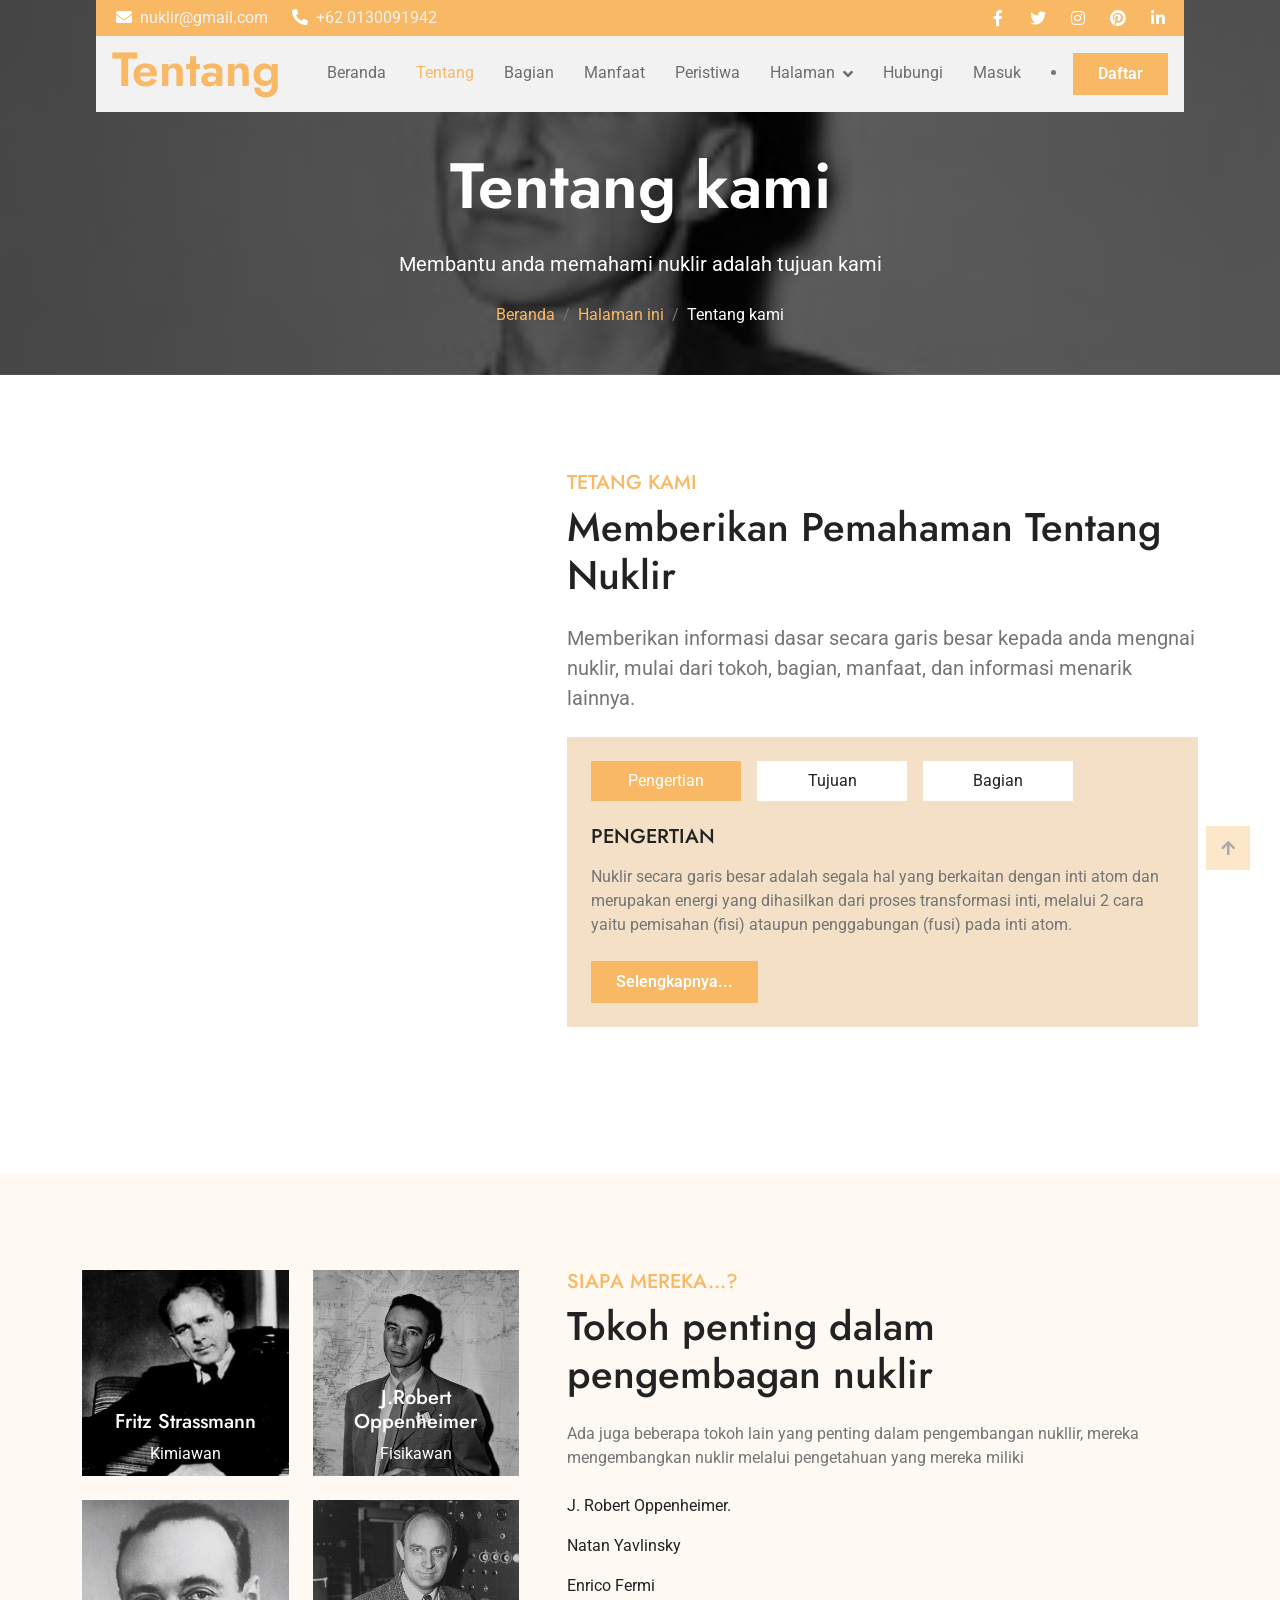
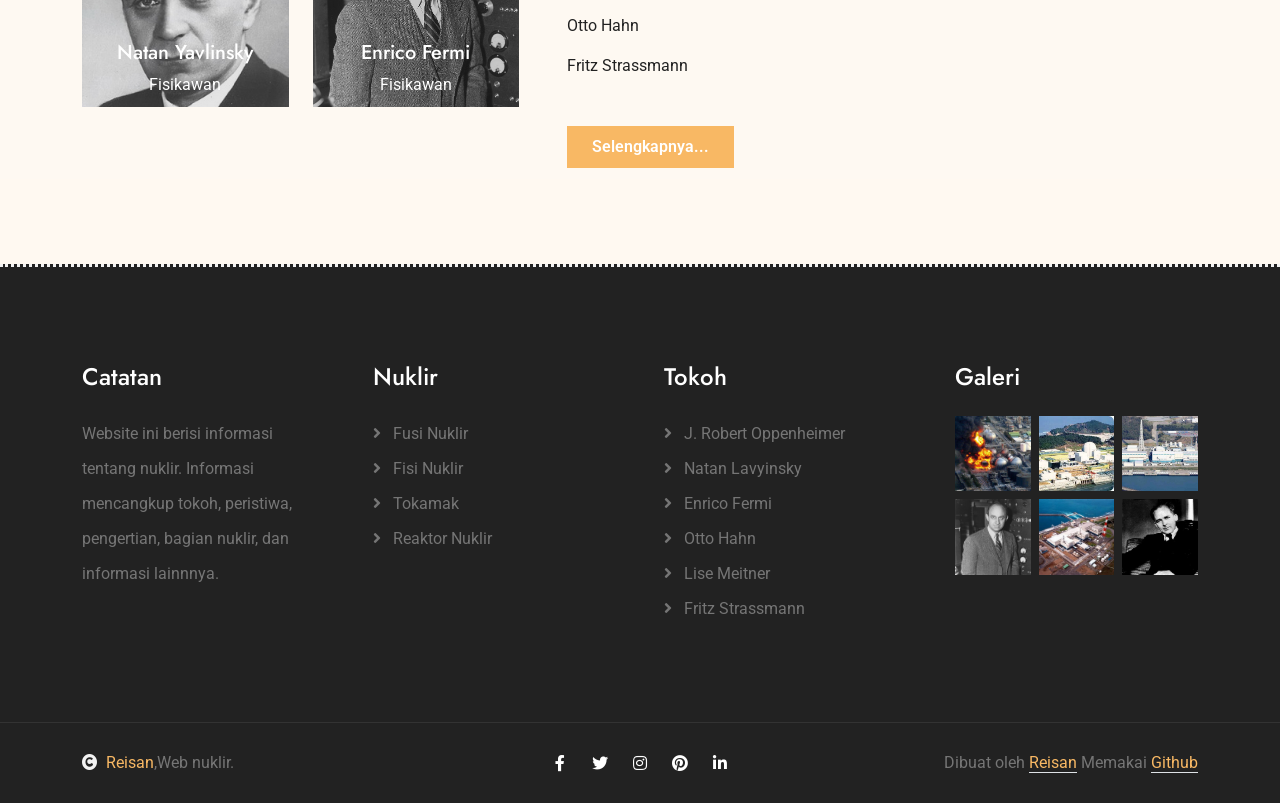
<file: about.html>
<!DOCTYPE html>
<html lang="en">

    <head>
        <meta charset="utf-8">
        <title>Tentang kami</title>
        <meta content="width=device-width, initial-scale=1.0" name="viewport">
        <meta content="" name="keywords">
        <meta content="" name="description">

        <!-- Google Web Fonts -->
        <link rel="preconnect" href="https://fonts.googleapis.com">
        <link rel="preconnect" href="https://fonts.gstatic.com" crossorigin>
        <link href="https://fonts.googleapis.com/css2?family=Jost:wght@500;600&family=Roboto&display=swap" rel="stylesheet"> 

        <!-- Icon Font Stylesheet -->
        <link rel="stylesheet" href="https://use.fontawesome.com/releases/v5.15.4/css/all.css"/>
        <link href="https://cdn.jsdelivr.net/npm/bootstrap-icons@1.4.1/font/bootstrap-icons.css" rel="stylesheet">

        <!-- Libraries Stylesheet -->
        <link href="lib/owlcarousel/assets/owl.carousel.min.css" rel="stylesheet">
        <link href="lib/lightbox/css/lightbox.min.css" rel="stylesheet">


        <!-- Customized Bootstrap Stylesheet -->
        <link href="css/bootstrap.min.css" rel="stylesheet">

        <!-- Template Stylesheet -->
        <link href="css/style.css" rel="stylesheet">
    </head>

    <body>

        <!-- Spinner Start -->
        <div id="spinner" class="show w-100 vh-100 bg-white position-fixed translate-middle top-50 start-50  d-flex align-items-center justify-content-center">
            <div class="spinner-grow text-primary" role="status"></div>
        </div>
        <!-- Spinner End -->


        <!-- Navbar start -->
        <div class="container-fluid fixed-top px-0">
            <div class="container px-0">
                <div class="topbar">
                    <div class="row align-items-center justify-content-center">
                        <div class="col-md-8">
                            <div class="topbar-info d-flex flex-wrap">
                                <a href="#" class="text-light me-4"><i class="fas fa-envelope text-white me-2"></i>nuklir@gmail.com</a>
                                <a href="#" class="text-light"><i class="fas fa-phone-alt text-white me-2"></i>+62 0130091942</a>
                            </div>
                        </div>
                        <div class="col-md-4">
                            <div class="topbar-icon d-flex align-items-center justify-content-end">
                                <a href="#" class="btn-square text-white me-2"><i class="fab fa-facebook-f"></i></a>
                                <a href="#" class="btn-square text-white me-2"><i class="fab fa-twitter"></i></a>
                                <a href="#" class="btn-square text-white me-2"><i class="fab fa-instagram"></i></a>
                                <a href="#" class="btn-square text-white me-2"><i class="fab fa-pinterest"></i></a>
                                <a href="#" class="btn-square text-white me-0"><i class="fab fa-linkedin-in"></i></a>
                            </div>
                        </div>
                    </div>
                </div>
                <nav class="navbar navbar-light bg-light navbar-expand-xl">
                    <a href="index.html" class="navbar-brand ms-3">
                        <h1 class="text-primary display-5">Tentang</h1>
                    </a>
                    <button class="navbar-toggler py-2 px-3 me-3" type="button" data-bs-toggle="collapse" data-bs-target="#navbarCollapse">
                        <span class="fa fa-bars text-primary"></span>
                    </button>
                    <div class="collapse navbar-collapse bg-light" id="navbarCollapse">
                        <div class="navbar-nav ms-auto">
                              <a href="index.html" class="nav-item nav-link">Beranda</a>
                            <a href="about.html" class="nav-item nav-link active">Tentang</a>
                            <a href="service.html" class="nav-item nav-link">Bagian</a>
                            <a href="causes.html" class="nav-item nav-link">Manfaat</a>
                            <a href="events.html" class="nav-item nav-link">Peristiwa</a>
                            <div class="nav-item dropdown">
                                <a href="#" class="nav-link dropdown-toggle" data-bs-toggle="dropdown">Halaman</a>
                                <div class="dropdown-menu m-0 bg-secondary rounded-0">
                                    <a href="blog.html" class="dropdown-item">Blog</a>
                                    <a href="gallery.html" class="dropdown-item">Galeri</a>
                                    <a href="volunteer.html" class="dropdown-item">Tokoh</a>
                                    <a href="donation.html" class="dropdown-item">Industri</a>
                                   
                                </div>
                            </div>
                            <a href="contact.html" class="nav-item nav-link">Hubungi</a>
                       <li id="loginMenu" ><a href="login/login.html" class="nav-item nav-link">Masuk</a></li>
    
                        </div>
                        <div class="d-flex align-items-center flex-nowrap pt-xl-0" style="margin-left: 15px;">
                            <li id="registerMenu"><a href="login/register.html" class="btn-hover-bg btn btn-primary text-white py-2 px-4 me-3">Daftar</a>
							<li id="logoutMenu" style="display: none;"><a href="#" id="authLink" class="btn-hover-bg btn btn-primary text-white py-2 px-4 me-3">Keluar</a>
                        </div>
                    </div>
                </nav>
            </div>
        </div>
        <!-- Navbar End -->

        <!-- Header Start -->
        <div class="container-fluid bg-breadcrumb">
            <div class="container text-center py-5" style="max-width: 900px;">
                <h3 class="text-white display-3 mb-4">Tentang kami</h1>
                <p class="fs-5 text-white mb-4">Membantu anda memahami nuklir adalah tujuan kami</p>
                <ol class="breadcrumb justify-content-center mb-0">
                    <li class="breadcrumb-item"><a href="index.html">Beranda</a></li>
                    <li class="breadcrumb-item"><a href="#">Halaman ini</a></li>
                    <li class="breadcrumb-item active text-white">Tentang kami</li>
                </ol>    
            </div>
        </div>
        <!-- Header End -->

        <!-- About Start -->
        <div class="container-fluid about  py-5">
            <div class="container py-5">
                <div class="row g-5">
                    <div class="col-xl-5">
                        <div class="h-100">
							<iframe src="https://www.google.com/maps/embed?pb=!1m18!1m12!1m3!1d3952.8996319272687!2d110.39281007500517!3d-7
											.80044999221977!2m3!1f0!2f0!3f0!3m2!1i1024!2i768!4f13.1!3m3!1m2!1s0x2e7a57669d43fe55%3A0x75fae1bb400d4da5!2sSMA%20Negeri%208%20Yogyakarta!5e0!3m2!1sid!2sid!4v1781963529232!5m2!1sid!2sid"
											width="430" height="600" style="border:0;" allowfullscreen="" loading="lazy" referrerpolicy="no-referrer-when-downgrade"></iframe>
                                

						</div>
					</div>
                    <div class="col-xl-7">
                        <h5 class="text-uppercase text-primary">Tetang kami</h5>
                        <h1 class="mb-4">Memberikan Pemahaman Tentang Nuklir</h1>
                        <p class="fs-5 mb-4">Memberikan informasi dasar secara garis besar kepada anda mengnai nuklir, mulai dari tokoh, bagian, manfaat, dan informasi menarik lainnya.
                        </p>
                        <div class="tab-class bg-secondary p-4">
                            <ul class="nav d-flex mb-2">
                                <li class="nav-item mb-3">
                                    <a class="d-flex py-2 text-center bg-white active" data-bs-toggle="pill" href="#tab-1">
                                        <span class="text-dark" style="width: 150px;">Pengertian</span>
                                    </a>
                                </li>
                                <li class="nav-item mb-3">
                                    <a class="d-flex py-2 mx-3 text-center bg-white" data-bs-toggle="pill" href="#tab-2">
                                        <span class="text-dark" style="width: 150px;">Tujuan</span>
                                    </a>
                                </li>
                                <li class="nav-item mb-3">
                                    <a class="d-flex py-2 text-center bg-white" data-bs-toggle="pill" href="#tab-3">
                                        <span class="text-dark" style="width: 150px;">Bagian</span>
                                    </a>
                                </li>
                            </ul>
                            <div class="tab-content">
                                <div id="tab-1" class="tab-pane fade show p-0 active">
                                    <div class="row">
                                        <div class="col-12">
                                            <div class="d-flex">
                                                <div class="text-start my-auto">
                                                    <h5 class="text-uppercase mb-3">Pengertian</h5>
                                                    <p class="mb-4"> Nuklir secara garis besar adalah segala hal yang berkaitan dengan inti atom dan merupakan energi yang dihasilkan dari proses
														transformasi inti, melalui 2 cara yaitu  pemisahan (fisi) ataupun penggabungan (fusi) pada inti atom.
                                                    </p>
                                                    <div class="d-flex align-items-center justify-content-start">
                                                        <a class="btn-hover-bg btn btn-primary text-white py-2 px-4" href="#">Selengkapnya...</a>
                                                    </div>
                                                </div>
                                            </div>
                                        </div>
                                    </div>
                                </div>
                                <div id="tab-2" class="tab-pane fade show p-0">
                                    <div class="row">
                                        <div class="col-12">
                                            <div class="d-flex">
                                                <div class="text-start my-auto">
                                                    <h5 class="text-uppercase mb-3">Tujuan</h5>
                                                    <p class="mb-4">Pembuatan nuklir bertujuan untuk menjadi tenaga pembangkit listrik dan salah satu senjata militer berbahaya. Hingga saat ini nuklir masih dikembangkan untuk mencari
														pemanfaatan yang lebih efektif.</p>
                                                    <div class="d-flex align-items-center justify-content-start">
                                                        <a class="btn-hover-bg btn btn-primary text-white py-2 px-4" href="#">Selengkapnya...</a>
                                                    </div>
                                                </div>
                                            </div>
                                        </div>
                                    </div>
                                </div>
                                <div id="tab-3" class="tab-pane fade show p-0">
                                    <div class="row">
                                        <div class="col-12">
                                            <div class="d-flex">
                                                <div class="text-start my-auto">
                                                    <h5 class="text-uppercase mb-3">Bagian</h5>
                                                    <p class="mb-4">Ada beberapa bagian atau proses yang terjadi pada nuklir. Bagian tersebut meliputi inti reaktor seperti Tokamak, proses fusi atau penggabungan, proses fisi atau pemisahan, ddll </p>
                                                    <div class="d-flex align-items-center justify-content-start">
                                                        <a class="btn-hover-bg btn btn-primary text-white py-2 px-4" href="#">Selengkapnya...</a>
                                                    </div>
                                                </div>
                                            </div>
                                        </div>
                                    </div>
                                </div>
                            </div>
                        </div>
                    </div>
                </div>
            </div>
        </div>
        <!-- About End -->


        <!-- Volunteers Start -->
        <div class="container-fluid volunteer py-5">
            <div class="container py-5">
                <div class="row g-5">
                    <div class="col-lg-5">
                        <div class="row g-4">
                            <div class="col-lg-6">
                                <div class="volunteer-img">
                                    <img src="img/tokoh-1.jpg" class="img-fluid w-100" alt="Image">
                                    <div class="volunteer-title">
                                        <h5 class="mb-2 text-white">Fritz Strassmann</h5>
                                        <p class="mb-0 text-white">Kimiawan</p>
                                    </div>
                                </div>
                            </div>
                            <div class="col-lg-6">
                                <div class="volunteer-img">
                                    <img src="img/tokoh 2.jpg" class="img-fluid w-100" alt="Image">
                                    <div class="volunteer-title">
                                        <h5 class="mb-2 text-white">J.Robert Oppenheimer</h5>
                                        <p class="mb-0 text-white">Fisikawan</p>
                                    </div>
                                </div>
                            </div>
                            <div class="col-lg-6">
                                <div class="volunteer-img">
                                    <img src="img/tokoh 3.jpg" class="img-fluid w-100" alt="Image">
                                    <div class="volunteer-title">
                                        <h5 class="mb-2 text-white">Natan Yavlinsky</h5>
                                        <p class="mb-0 text-white">Fisikawan</p>
                                    </div>
                                </div>
                            </div>
                            <div class="col-lg-6">
                                <div class="volunteer-img">
                                    <img src="img/tokoh 4.jpg" class="img-fluid w-100" alt="Image">
                                    <div class="volunteer-title">
                                        <h5 class="mb-2 text-white">Enrico Fermi</h5>
                                        <p class="mb-0 text-white">Fisikawan</p>
                                    </div>
                                </div>
                            </div>
                        </div>
                    </div>
                    <div class="col-lg-7">
                        <h5 class="text-uppercase text-primary">Siapa mereka...?</h5>
                        <h1 class="mb-4">Tokoh penting dalam pengembagan nuklir</h1>
                        <p class="mb-4"> Ada juga beberapa tokoh lain yang penting dalam pengembangan nukllir, mereka mengembangkan nuklir melalui pengetahuan yang mereka miliki </p>
                        <p class="text-dark">J. Robert Oppenheimer.</p>
                        <p class="text-dark">Natan Yavlinsky</p>
                        <p class="text-dark">Enrico Fermi</p>
                        <p class="text-dark"> Otto Hahn</p>
                        <p class="text-dark mb-5">Fritz Strassmann</p>
                        <a class="btn-hover-bg btn btn-primary text-white py-2 px-4" href="volunteer.html">Selengkapnya...</a>
                    </div>
                </div>
            </div>
        </div>
        <!-- Volunteers End -->


         <!-- Footer Start -->
        <div class="container-fluid footer bg-dark text-body py-5">
            <div class="container py-5">
                <div class="row g-5">
                    <div class="col-md-6 col-lg-6 col-xl-3">
                        <div class="footer-item">
                            <h4 class="mb-4 text-white">Catatan</h4>
                            <p class="mb-4">Website ini berisi informasi tentang nuklir. Informasi mencangkup tokoh, peristiwa, pengertian, bagian nuklir, dan informasi lainnnya. </p>
                            
                        </div>
                    </div>
                    <div class="col-md-6 col-lg-6 col-xl-3">
                        <div class="footer-item d-flex flex-column">
                            <h4 class="mb-4 text-white">Nuklir</h4>
                            <a href="service.html"><i class="fas fa-angle-right me-2"></i> Fusi Nuklir</a>
                            <a href="service.html"><i class="fas fa-angle-right me-2"></i> Fisi Nuklir</a>
                            <a href="service.html"><i class="fas fa-angle-right me-2"></i> Tokamak</a>
                            <a href="service.html"><i class="fas fa-angle-right me-2"></i> Reaktor Nuklir</a>
                            
                        </div>
                    </div>
                    <div class="col-md-6 col-lg-6 col-xl-3">
                        <div class="footer-item d-flex flex-column">
                            <h4 class="mb-4 text-white">Tokoh</h4>
                            <a href="volunteer.html"><i class="fas fa-angle-right me-2"></i> J. Robert Oppenheimer</a>
                            <a href="volunteer.html"><i class="fas fa-angle-right me-2"></i> Natan Lavyinsky</a>
                            <a href="volunteer.html"><i class="fas fa-angle-right me-2"></i> Enrico Fermi</a>
                            <a href="volunteer.html"><i class="fas fa-angle-right me-2"></i> Otto Hahn</a>
                            <a href="volunteer.html"><i class="fas fa-angle-right me-2"></i> Lise Meitner</a>
                            <a href="volunteer.html"><i class="fas fa-angle-right me-2"></i> Fritz Strassmann</a>
                        </div>
                    </div>
                    <div class="col-md-6 col-lg-6 col-xl-3">
                        <div class="footer-item">
                            <h4 class="mb-4 text-white">Galeri</h4>
                            <div class="row g-2">
                                <div class="col-4">
                                    <div class="footer-gallery">
                                        <img src="img/galeri b1.jpg" class="img-fluid w-100" alt="">
                                        <div class="footer-search-icon">
                                            <a href="img/galeri b1.jpg" data-lightbox="footerGallery-1" class="my-auto"><i class="fas fa-search-plus text-white"></i></a>
                                        </div>
                                    </div>
                               </div>
                               <div class="col-4">
                                    <div class="footer-gallery">
                                        <img src="img/galeri b2.jpg" class="img-fluid w-100" alt="">
                                        <div class="footer-search-icon">
                                            <a href="img/galeri b2.jpg" data-lightbox="footerGallery-2" class="my-auto"><i class="fas fa-search-plus text-white"></i></a>
                                        </div>
                                    </div>
                               </div>
                                <div class="col-4">
                                    <div class="footer-gallery">
                                        <img src="img/galeri b4.jpg" class="img-fluid w-100" alt="">
                                        <div class="footer-search-icon">
                                            <a href="img/galeri b4.jpg" data-lightbox="footerGallery-3" class="my-auto"><i class="fas fa-search-plus text-white"></i></a>
                                        </div>
                                    </div>
                               </div>
                                <div class="col-4">
                                    <div class="footer-gallery">
                                        <img src="img/tokoh 4.jpg" class="img-fluid w-100" alt="">
                                        <div class="footer-search-icon">
                                            <a href="img/tokoh 4.jpg" data-lightbox="footerGallery-4" class="my-auto"><i class="fas fa-search-plus text-white"></i></a>
                                        </div>
                                    </div>
                               </div>
                                <div class="col-4">
                                    <div class="footer-gallery">
                                        <img src="img/galeri b3.jpg" class="img-fluid w-100" alt="">
                                        <div class="footer-search-icon">
                                            <a href="img/galeri b3.jpg" data-lightbox="footerGallery-5" class="my-auto"><i class="fas fa-search-plus text-white"></i></a>
                                        </div>
                                    </div>
                               </div>
                               <div class="col-4">
									<div class="footer-gallery">
										<img src="img/tokoh-1.jpg" class="img-fluid w-100" alt="">
                                        <div class="footer-search-icon">
                                            <a href="img/tokoh-1.jpg" data-lightbox="footerGallery-6" class="my-auto"><i class="fas fa-search-plus text-white"></i></a>
                                        </div>
									</div>
								</div>
                            </div>
                        </div>
                    </div>
                </div>
            </div>
        </div>
        <!-- Footer End -->
        

        <!-- Copyright Start -->
        <div class="container-fluid copyright py-4">
            <div class="container">
                <div class="row g-4 align-items-center">
                    <div class="col-md-4 text-center text-md-start mb-md-0">
                        <span class="text-body"><a href="#"><i class="fas fa-copyright text-light me-2"></i>Reisan</a>,Web nuklir.</span>
                    </div>
                    <div class="col-md-4 text-center">
                        <div class="d-flex align-items-center justify-content-center">
                            <a href="#" class="btn-hover-color btn-square text-white me-2"><i class="fab fa-facebook-f"></i></a>
                            <a href="#" class="btn-hover-color btn-square text-white me-2"><i class="fab fa-twitter"></i></a>
                            <a href="#" class="btn-hover-color btn-square text-white me-2"><i class="fab fa-instagram"></i></a>
                            <a href="#" class="btn-hover-color btn-square text-white me-2"><i class="fab fa-pinterest"></i></a>
                            <a href="#" class="btn-hover-color btn-square text-white me-0"><i class="fab fa-linkedin-in"></i></a>
                        </div>
                    </div>
                    <div class="col-md-4 text-center text-md-end text-body">
                        <!--/*** This template is free as long as you keep the below author’s credit link/attribution link/backlink. ***/-->
                        <!--/*** If you'd like to use the template without the below author’s credit link/attribution link/backlink, ***/-->
                        <!--/*** you can purchase the Credit Removal License from "https://htmlcodex.com/credit-removal". ***/-->
                       Dibuat oleh <a class="border-bottom"index.html>Reisan</a> Memakai <a class="border-bottom">Github</a>
                    </div>
                </div>
            </div>
        </div>
        <!-- Copyright End -->


        <!-- Back to Top -->
        <a href="#" class="btn btn-primary btn-primary-outline-0 btn-md-square back-to-top"><i class="fa fa-arrow-up"></i></a>   

        
        <!-- JavaScript Libraries -->
        <script src="https://ajax.googleapis.com/ajax/libs/jquery/3.6.4/jquery.min.js"></script>
        <script src="https://cdn.jsdelivr.net/npm/bootstrap@5.0.0/dist/js/bootstrap.bundle.min.js"></script>
        <script src="lib/easing/easing.min.js"></script>
        <script src="lib/waypoints/waypoints.min.js"></script>
        <script src="lib/counterup/counterup.min.js"></script>
        <script src="lib/owlcarousel/owl.carousel.min.js"></script>
        <script src="lib/lightbox/js/lightbox.min.js"></script>
        

        <!-- Template Javascript -->
        <script src="js/main.js"></script>
		<script src="login/js/welcome.js"></script>
<script>
    
    const loginMenu = document.getElementById("loginMenu");
    const registerMenu = document.getElementById("registerMenu");
    const logoutMenu = document.getElementById("logoutMenu");
    const authLink = document.getElementById("authLink");

    
    const isLoggedIn = localStorage.getItem("username");

    if (isLoggedIn) {
        
        loginMenu.style.display = "none";    
        registerMenu.style.display = "none"; 
        logoutMenu.style.display = "block";  

        authLink.href = "../index.html";
        loginMenu.href ="../index.html";
        registerMenu.href="../index.html";
        
        authLink.addEventListener("click", function(e) {
            e.preventDefault(); 
            
            localStorage.removeItem("username");
            alert("Kamu berhasil keluar!");

            window.location.reload();
            
            
             
        });

    }
        </script>
    </body>

</html>
</file>
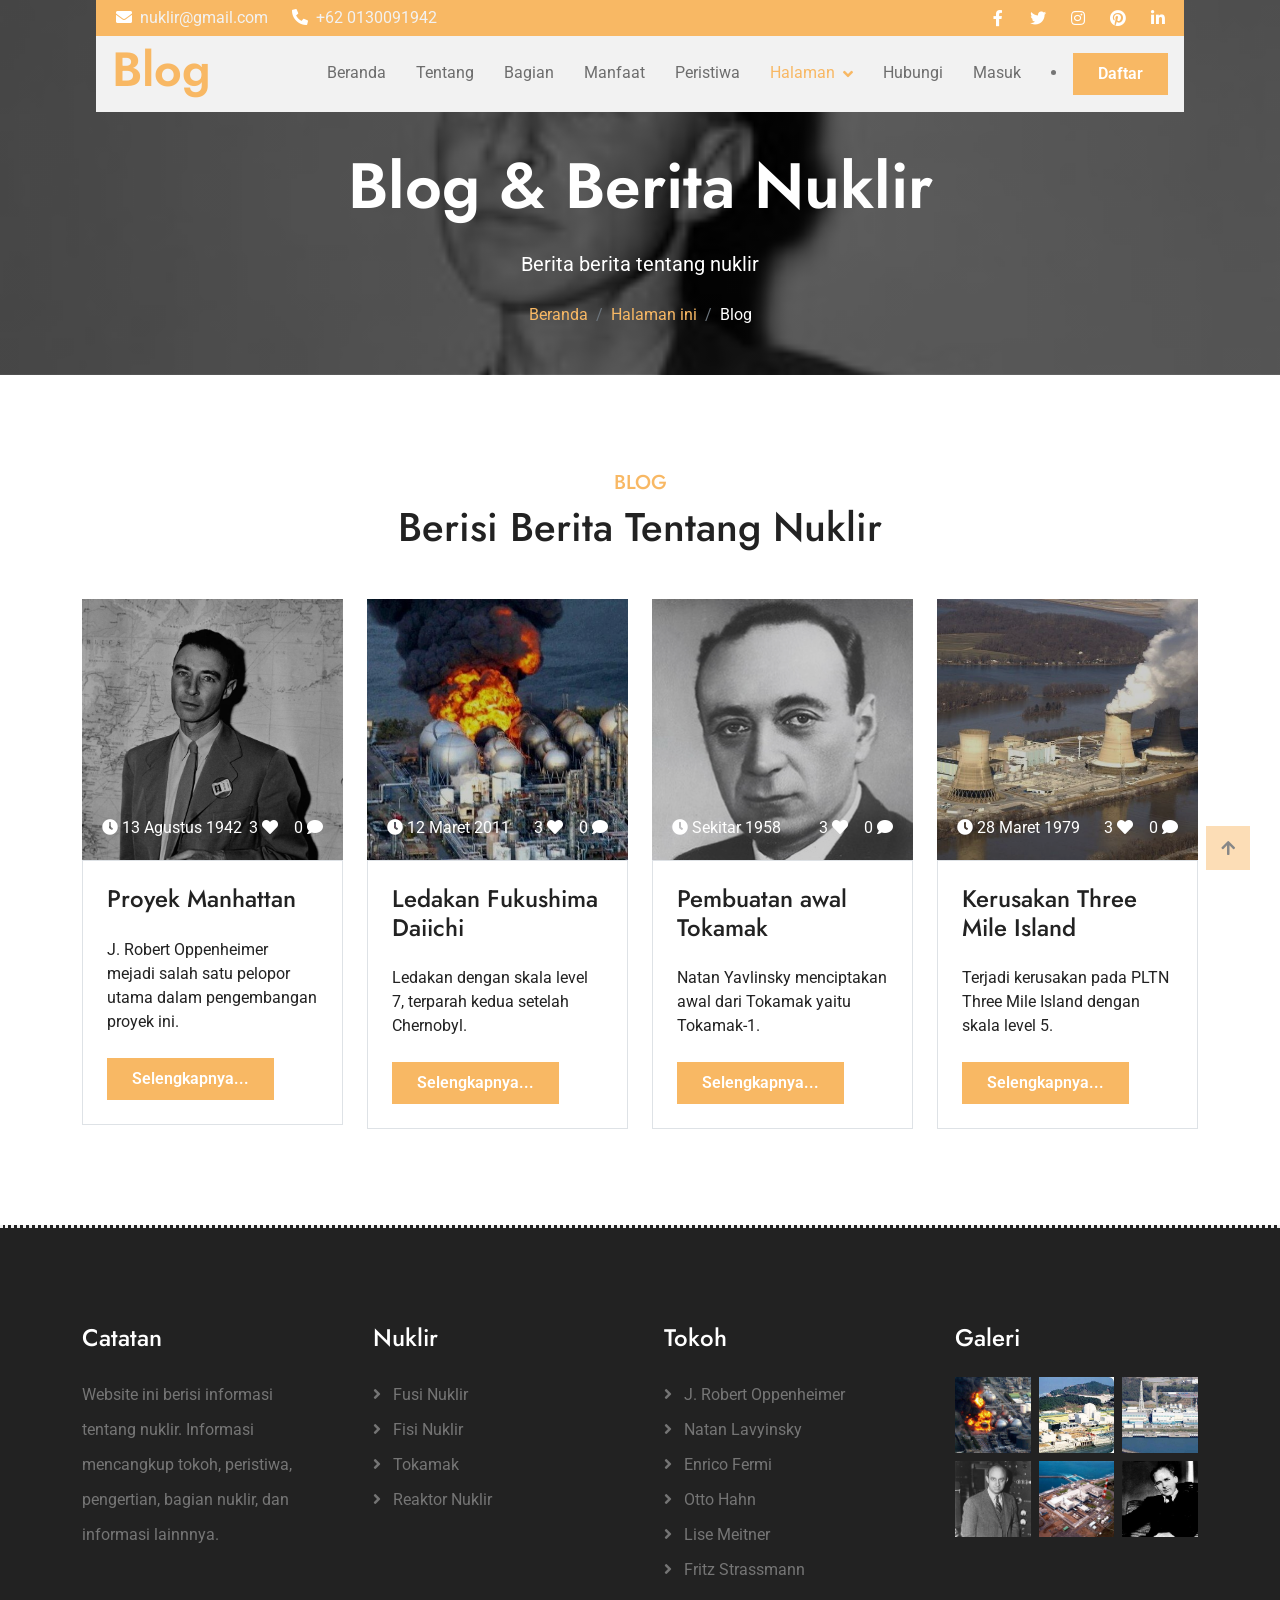
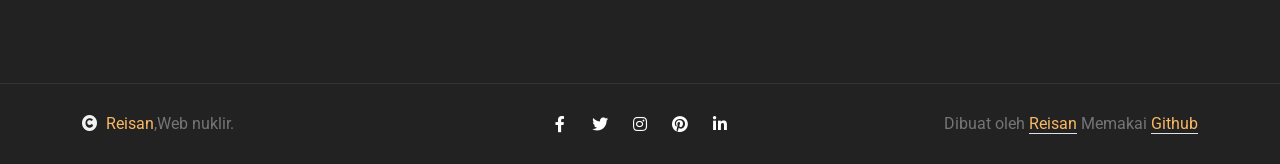
<file: blog.html>
<!DOCTYPE html>
<html lang="en">

    <head>
        <meta charset="utf-8">
        <title>Blog Nuklir</title>
        <meta content="width=device-width, initial-scale=1.0" name="viewport">
        <meta content="" name="keywords">
        <meta content="" name="description">

        <!-- Google Web Fonts -->
        <link rel="preconnect" href="https://fonts.googleapis.com">
        <link rel="preconnect" href="https://fonts.gstatic.com" crossorigin>
        <link href="https://fonts.googleapis.com/css2?family=Jost:wght@500;600&family=Roboto&display=swap" rel="stylesheet"> 

        <!-- Icon Font Stylesheet -->
        <link rel="stylesheet" href="https://use.fontawesome.com/releases/v5.15.4/css/all.css"/>
        <link href="https://cdn.jsdelivr.net/npm/bootstrap-icons@1.4.1/font/bootstrap-icons.css" rel="stylesheet">

        <!-- Libraries Stylesheet -->
        <link href="lib/owlcarousel/assets/owl.carousel.min.css" rel="stylesheet">
        <link href="lib/lightbox/css/lightbox.min.css" rel="stylesheet">


        <!-- Customized Bootstrap Stylesheet -->
        <link href="css/bootstrap.min.css" rel="stylesheet">

        <!-- Template Stylesheet -->
        <link href="css/style.css" rel="stylesheet">
    </head>

    <body>

        <!-- Spinner Start -->
        <div id="spinner" class="show w-100 vh-100 bg-white position-fixed translate-middle top-50 start-50  d-flex align-items-center justify-content-center">
            <div class="spinner-grow text-primary" role="status"></div>
        </div>
        <!-- Spinner End -->


        <!-- Navbar start -->
        <div class="container-fluid fixed-top px-0">
            <div class="container px-0">
                <div class="topbar">
                    <div class="row align-items-center justify-content-center">
                        <div class="col-md-8">
                            <div class="topbar-info d-flex flex-wrap">
                                <a href="#" class="text-light me-4"><i class="fas fa-envelope text-white me-2"></i>nuklir@gmail.com</a>
                                <a href="#" class="text-light"><i class="fas fa-phone-alt text-white me-2"></i>+62 0130091942</a>
                            </div>
                        </div>
                        <div class="col-md-4">
                            <div class="topbar-icon d-flex align-items-center justify-content-end">
                                <a href="#" class="btn-square text-white me-2"><i class="fab fa-facebook-f"></i></a>
                                <a href="#" class="btn-square text-white me-2"><i class="fab fa-twitter"></i></a>
                                <a href="#" class="btn-square text-white me-2"><i class="fab fa-instagram"></i></a>
                                <a href="#" class="btn-square text-white me-2"><i class="fab fa-pinterest"></i></a>
                                <a href="#" class="btn-square text-white me-0"><i class="fab fa-linkedin-in"></i></a>
                            </div>
                        </div>
                    </div>
                </div>
                <nav class="navbar navbar-light bg-light navbar-expand-xl">
                    <a href="index.html" class="navbar-brand ms-3">
                        <h1 class="text-primary display-5">Blog</h1>
                    </a>
                    <button class="navbar-toggler py-2 px-3 me-3" type="button" data-bs-toggle="collapse" data-bs-target="#navbarCollapse">
                        <span class="fa fa-bars text-primary"></span>
                    </button>
                    <div class="collapse navbar-collapse bg-light" id="navbarCollapse">
                        <div class="navbar-nav ms-auto">
                            <a href="index.html" class="nav-item nav-link">Beranda</a>
                            <a href="about.html" class="nav-item nav-link">Tentang</a>
                            <a href="service.html" class="nav-item nav-link">Bagian</a>
                            <a href="causes.html" class="nav-item nav-link">Manfaat</a>
                            <a href="events.html" class="nav-item nav-link">Peristiwa</a>
                            <div class="nav-item dropdown">
                                <a href="#" class="nav-link dropdown-toggle active" data-bs-toggle="dropdown">Halaman</a>
                                <div class="dropdown-menu m-0 bg-secondary rounded-0">
                                    <a href="blog.html" class="dropdown-item active">Blog</a>
                                    <a href="gallery.html" class="dropdown-item">Galeri</a>
                                    <a href="volunteer.html" class="dropdown-item">Tokoh</a>
                                    <a href="donation.html" class="dropdown-item">Industri</a>
                                   
                                </div>
                            </div>
                            <a href="contact.html" class="nav-item nav-link">Hubungi</a>
                       <li id="loginMenu" ><a href="login/login.html" class="nav-item nav-link">Masuk</a></li>
    
                        </div>
                        <div class="d-flex align-items-center flex-nowrap pt-xl-0" style="margin-left: 15px;">
                            <li id="registerMenu"><a href="login/register.html" class="btn-hover-bg btn btn-primary text-white py-2 px-4 me-3">Daftar</a>
							<li id="logoutMenu" style="display: none;"><a href="#" id="authLink" class="btn-hover-bg btn btn-primary text-white py-2 px-4 me-3">Keluar</a>
                        </div>
                    </div>
                </nav>
            </div>
        </div>
        <!-- Navbar End -->

        <!-- Header Start -->
        <div class="container-fluid bg-breadcrumb">
            <div class="container text-center py-5" style="max-width: 900px;">
                <h3 class="text-white display-3 mb-4">Blog & Berita Nuklir</h1>
                <p class="fs-5 text-white mb-4">Berita berita tentang nuklir</p>
                <ol class="breadcrumb justify-content-center mb-0">
                    <li class="breadcrumb-item"><a href="index.html">Beranda</a></li>
                    <li class="breadcrumb-item"><a href="#">Halaman ini</a></li>
                    <li class="breadcrumb-item active text-white">Blog</li>
                </ol>    
            </div>
        </div>
        <!-- Header End -->

        <!-- Blog Start -->
        <div class="container-fluid blog py-5">
            <div class="container py-5">
                <div class="text-center mx-auto pb-5" style="max-width: 800px;">
                    <h5 class="text-uppercase text-primary">Blog</h5>
                    <h1 class="mb-0">Berisi Berita Tentang Nuklir
                    </h1>
                </div>
                <div class="row g-4">
                    <div class="col-lg-6 col-xl-3">
                        <div class="blog-item">
                            <div class="blog-img">
                                <img src="img/tokoh 2.jpg" class="img-fluid w-100" alt="">
                                <div class="blog-info">
                                    <span><i class="fa fa-clock"></i> 13 Agustus 1942</span>
                                    <div class="d-flex">
                                        <span class="me-3"> 3 <i class="fa fa-heart"></i></span>
                                        <a href="#" class="text-white">0 <i class="fa fa-comment"></i></a>
                                    </div>
                                </div>
                                <div class="search-icon">
                                    <a href="img/tokoh 2.jpg" data-lightbox="Blog-1" class="my-auto"><i class="fas fa-search-plus btn-primary text-white p-3"></i></a>
                                </div>
                            </div>
                            <div class="text-dark border p-4 ">
                                <h4 class="mb-4">Proyek Manhattan</h4>
                                <p class="mb-4">J. Robert Oppenheimer mejadi salah satu pelopor utama dalam pengembangan proyek ini.</p>
                                <a class="btn-hover-bg btn btn-primary text-white py-2 px-4" href="volunteer.html">Selengkapnya...</a>
                            </div>
                        </div>
                    </div>
                    <div class="col-lg-6 col-xl-3">
                        <div class="blog-item">
                            <div class="blog-img">
                                <img src="img/peristiwa 2.jpg" class="img-fluid w-100" alt="">
                                <div class="blog-info">
                                    <span><i class="fa fa-clock"></i> 12 Maret 2011</span>
                                    <div class="d-flex">
                                        <span class="me-3"> 3 <i class="fa fa-heart"></i></span>
                                        <a href="#" class="text-white">0 <i class="fa fa-comment"></i></a>
                                    </div>
                                </div>
                                <div class="search-icon">
                                    <a href="img/peristiwa 2.jpg" data-lightbox="Blog-2" class="my-auto"><i class="fas fa-search-plus btn-primary text-white p-3"></i></a>
                                </div>
                            </div>
                            <div class="text-dark border p-4 ">
                                <h4 class="mb-4">Ledakan Fukushima Daiichi</h4>
                                <p class="mb-4"> Ledakan dengan skala level 7, terparah kedua setelah Chernobyl.</p>
                                <a class="btn-hover-bg btn btn-primary text-white py-2 px-4" href="events.html">Selengkapnya...</a>
                            </div>
                        </div>
                    </div>
                    <div class="col-lg-6 col-xl-3">
                        <div class="blog-item">
                            <div class="blog-img">
                                <img src="img/tokoh 3.jpg" class="img-fluid w-100" alt="">
                                <div class="blog-info">
                                    <span><i class="fa fa-clock"></i> Sekitar 1958</span>
                                    <div class="d-flex">
                                        <span class="me-3"> 3 <i class="fa fa-heart"></i></span>
                                        <a href="#" class="text-white">0 <i class="fa fa-comment"></i></a>
                                    </div>
                                </div>
                                <div class="search-icon">
                                    <a href="img/tokoh 3.jpg" data-lightbox="Blog-3" class="my-auto"><i class="fas fa-search-plus btn-primary text-white p-3"></i></a>
                                </div>
                            </div>
                            <div class="text-dark border p-4 ">
                                <h4 class="mb-4">Pembuatan awal Tokamak</h4>
                                <p class="mb-4">Natan Yavlinsky menciptakan awal dari Tokamak yaitu Tokamak-1.</p>
                                <a class="btn-hover-bg btn btn-primary text-white py-2 px-4" href="volunteer.html">Selengkapnya...</a>
                            </div>
                        </div>
                    </div>
                    <div class="col-lg-6 col-xl-3">
                        <div class="blog-item">
                            <div class="blog-img">
                                <img src="img/peristiwa 3.jpg" class="img-fluid w-100" alt="">
                                <div class="blog-info">
                                    <span><i class="fa fa-clock"></i> 28 Maret 1979</span>
                                    <div class="d-flex">
                                        <span class="me-3"> 3 <i class="fa fa-heart"></i></span>
                                        <a href="#" class="text-white">0 <i class="fa fa-comment"></i></a>
                                    </div>
                                </div>
                                <div class="search-icon">
                                    <a href="img/peristiwa 3.jpg" data-lightbox="Blog-4" class="my-auto"><i class="fas fa-search-plus btn-primary text-white p-3"></i></a>
                                </div>
                            </div>
                            <div class="text-dark border p-4 ">
                                <h4 class="mb-4">Kerusakan Three Mile Island</h4>
                                <p class="mb-4">Terjadi kerusakan pada PLTN Three Mile Island dengan skala level 5.</p>
                                <a class="btn-hover-bg btn btn-primary text-white py-2 px-4" href="events.html">Selengkapnya...</a>
                            </div>
                        </div>
                    </div>
                </div>
            </div>
        </div>
        <!-- Blog End -->


        <!-- Footer Start -->
        <div class="container-fluid footer bg-dark text-body py-5">
            <div class="container py-5">
                <div class="row g-5">
                    <div class="col-md-6 col-lg-6 col-xl-3">
                        <div class="footer-item">
                            <h4 class="mb-4 text-white">Catatan</h4>
                            <p class="mb-4">Website ini berisi informasi tentang nuklir. Informasi mencangkup tokoh, peristiwa, pengertian, bagian nuklir, dan informasi lainnnya. </p>
                            
                        </div>
                    </div>
                    <div class="col-md-6 col-lg-6 col-xl-3">
                        <div class="footer-item d-flex flex-column">
                            <h4 class="mb-4 text-white">Nuklir</h4>
                            <a href="service.html"><i class="fas fa-angle-right me-2"></i> Fusi Nuklir</a>
                            <a href="service.html"><i class="fas fa-angle-right me-2"></i> Fisi Nuklir</a>
                            <a href="service.html"><i class="fas fa-angle-right me-2"></i> Tokamak</a>
                            <a href="service.html"><i class="fas fa-angle-right me-2"></i> Reaktor Nuklir</a>
                            
                        </div>
                    </div>
                    <div class="col-md-6 col-lg-6 col-xl-3">
                        <div class="footer-item d-flex flex-column">
                            <h4 class="mb-4 text-white">Tokoh</h4>
                            <a href="volunteer.html"><i class="fas fa-angle-right me-2"></i> J. Robert Oppenheimer</a>
                            <a href="volunteer.html"><i class="fas fa-angle-right me-2"></i> Natan Lavyinsky</a>
                            <a href="volunteer.html"><i class="fas fa-angle-right me-2"></i> Enrico Fermi</a>
                            <a href="volunteer.html"><i class="fas fa-angle-right me-2"></i> Otto Hahn</a>
                            <a href="volunteer.html"><i class="fas fa-angle-right me-2"></i> Lise Meitner</a>
                            <a href="volunteer.html"><i class="fas fa-angle-right me-2"></i> Fritz Strassmann</a>
                        </div>
                    </div>
                    <div class="col-md-6 col-lg-6 col-xl-3">
                        <div class="footer-item">
                            <h4 class="mb-4 text-white">Galeri</h4>
                            <div class="row g-2">
                                <div class="col-4">
                                    <div class="footer-gallery">
                                        <img src="img/galeri b1.jpg" class="img-fluid w-100" alt="">
                                        <div class="footer-search-icon">
                                            <a href="img/galeri b1.jpg" data-lightbox="footerGallery-1" class="my-auto"><i class="fas fa-search-plus text-white"></i></a>
                                        </div>
                                    </div>
                               </div>
                               <div class="col-4">
                                    <div class="footer-gallery">
                                        <img src="img/galeri b2.jpg" class="img-fluid w-100" alt="">
                                        <div class="footer-search-icon">
                                            <a href="img/galeri b2.jpg" data-lightbox="footerGallery-2" class="my-auto"><i class="fas fa-search-plus text-white"></i></a>
                                        </div>
                                    </div>
                               </div>
                                <div class="col-4">
                                    <div class="footer-gallery">
                                        <img src="img/galeri b4.jpg" class="img-fluid w-100" alt="">
                                        <div class="footer-search-icon">
                                            <a href="img/galeri b4.jpg" data-lightbox="footerGallery-3" class="my-auto"><i class="fas fa-search-plus text-white"></i></a>
                                        </div>
                                    </div>
                               </div>
                                <div class="col-4">
                                    <div class="footer-gallery">
                                        <img src="img/tokoh 4.jpg" class="img-fluid w-100" alt="">
                                        <div class="footer-search-icon">
                                            <a href="img/tokoh 4.jpg" data-lightbox="footerGallery-4" class="my-auto"><i class="fas fa-search-plus text-white"></i></a>
                                        </div>
                                    </div>
                               </div>
                                <div class="col-4">
                                    <div class="footer-gallery">
                                        <img src="img/galeri b3.jpg" class="img-fluid w-100" alt="">
                                        <div class="footer-search-icon">
                                            <a href="img/galeri b3.jpg" data-lightbox="footerGallery-5" class="my-auto"><i class="fas fa-search-plus text-white"></i></a>
                                        </div>
                                    </div>
                               </div>
                               <div class="col-4">
									<div class="footer-gallery">
										<img src="img/tokoh-1.jpg" class="img-fluid w-100" alt="">
                                        <div class="footer-search-icon">
                                            <a href="img/tokoh-1.jpg" data-lightbox="footerGallery-6" class="my-auto"><i class="fas fa-search-plus text-white"></i></a>
                                        </div>
									</div>
								</div>
                            </div>
                        </div>
                    </div>
                </div>
            </div>
        </div>
        <!-- Footer End -->
        

        <!-- Copyright Start -->
        <div class="container-fluid copyright py-4">
            <div class="container">
                <div class="row g-4 align-items-center">
                    <div class="col-md-4 text-center text-md-start mb-md-0">
                        <span class="text-body"><a href="#"><i class="fas fa-copyright text-light me-2"></i>Reisan</a>,Web nuklir.</span>
                    </div>
                    <div class="col-md-4 text-center">
                        <div class="d-flex align-items-center justify-content-center">
                            <a href="#" class="btn-hover-color btn-square text-white me-2"><i class="fab fa-facebook-f"></i></a>
                            <a href="#" class="btn-hover-color btn-square text-white me-2"><i class="fab fa-twitter"></i></a>
                            <a href="#" class="btn-hover-color btn-square text-white me-2"><i class="fab fa-instagram"></i></a>
                            <a href="#" class="btn-hover-color btn-square text-white me-2"><i class="fab fa-pinterest"></i></a>
                            <a href="#" class="btn-hover-color btn-square text-white me-0"><i class="fab fa-linkedin-in"></i></a>
                        </div>
                    </div>
                    <div class="col-md-4 text-center text-md-end text-body">
                        <!--/*** This template is free as long as you keep the below author’s credit link/attribution link/backlink. ***/-->
                        <!--/*** If you'd like to use the template without the below author’s credit link/attribution link/backlink, ***/-->
                        <!--/*** you can purchase the Credit Removal License from "https://htmlcodex.com/credit-removal". ***/-->
                       Dibuat oleh <a class="border-bottom"index.html>Reisan</a> Memakai <a class="border-bottom">Github</a>
                    </div>
                </div>
            </div>
        </div>
        <!-- Copyright End -->


        <!-- Back to Top -->
        <a href="#" class="btn btn-primary btn-primary-outline-0 btn-md-square back-to-top"><i class="fa fa-arrow-up"></i></a>   

        
        <!-- JavaScript Libraries -->
        <script src="https://ajax.googleapis.com/ajax/libs/jquery/3.6.4/jquery.min.js"></script>
        <script src="https://cdn.jsdelivr.net/npm/bootstrap@5.0.0/dist/js/bootstrap.bundle.min.js"></script>
        <script src="lib/easing/easing.min.js"></script>
        <script src="lib/waypoints/waypoints.min.js"></script>
        <script src="lib/counterup/counterup.min.js"></script>
        <script src="lib/owlcarousel/owl.carousel.min.js"></script>
        <script src="lib/lightbox/js/lightbox.min.js"></script>
        

        <!-- Template Javascript -->
        <script src="js/main.js"></script>
		<script src="login/js/welcome.js"></script>
<script>
    
    const loginMenu = document.getElementById("loginMenu");
    const registerMenu = document.getElementById("registerMenu");
    const logoutMenu = document.getElementById("logoutMenu");
    const authLink = document.getElementById("authLink");

    
    const isLoggedIn = localStorage.getItem("username");

    if (isLoggedIn) {
        
        loginMenu.style.display = "none";    
        registerMenu.style.display = "none"; 
        logoutMenu.style.display = "block";  

        authLink.href = "../index.html";
        loginMenu.href ="../index.html";
        registerMenu.href="../index.html";
        
        authLink.addEventListener("click", function(e) {
            e.preventDefault(); 
            
            localStorage.removeItem("username");
            alert("Kamu berhasil keluar!");

            window.location.reload();
            
            
             
        });

    }
        </script>
    </body>

</html>
</file>
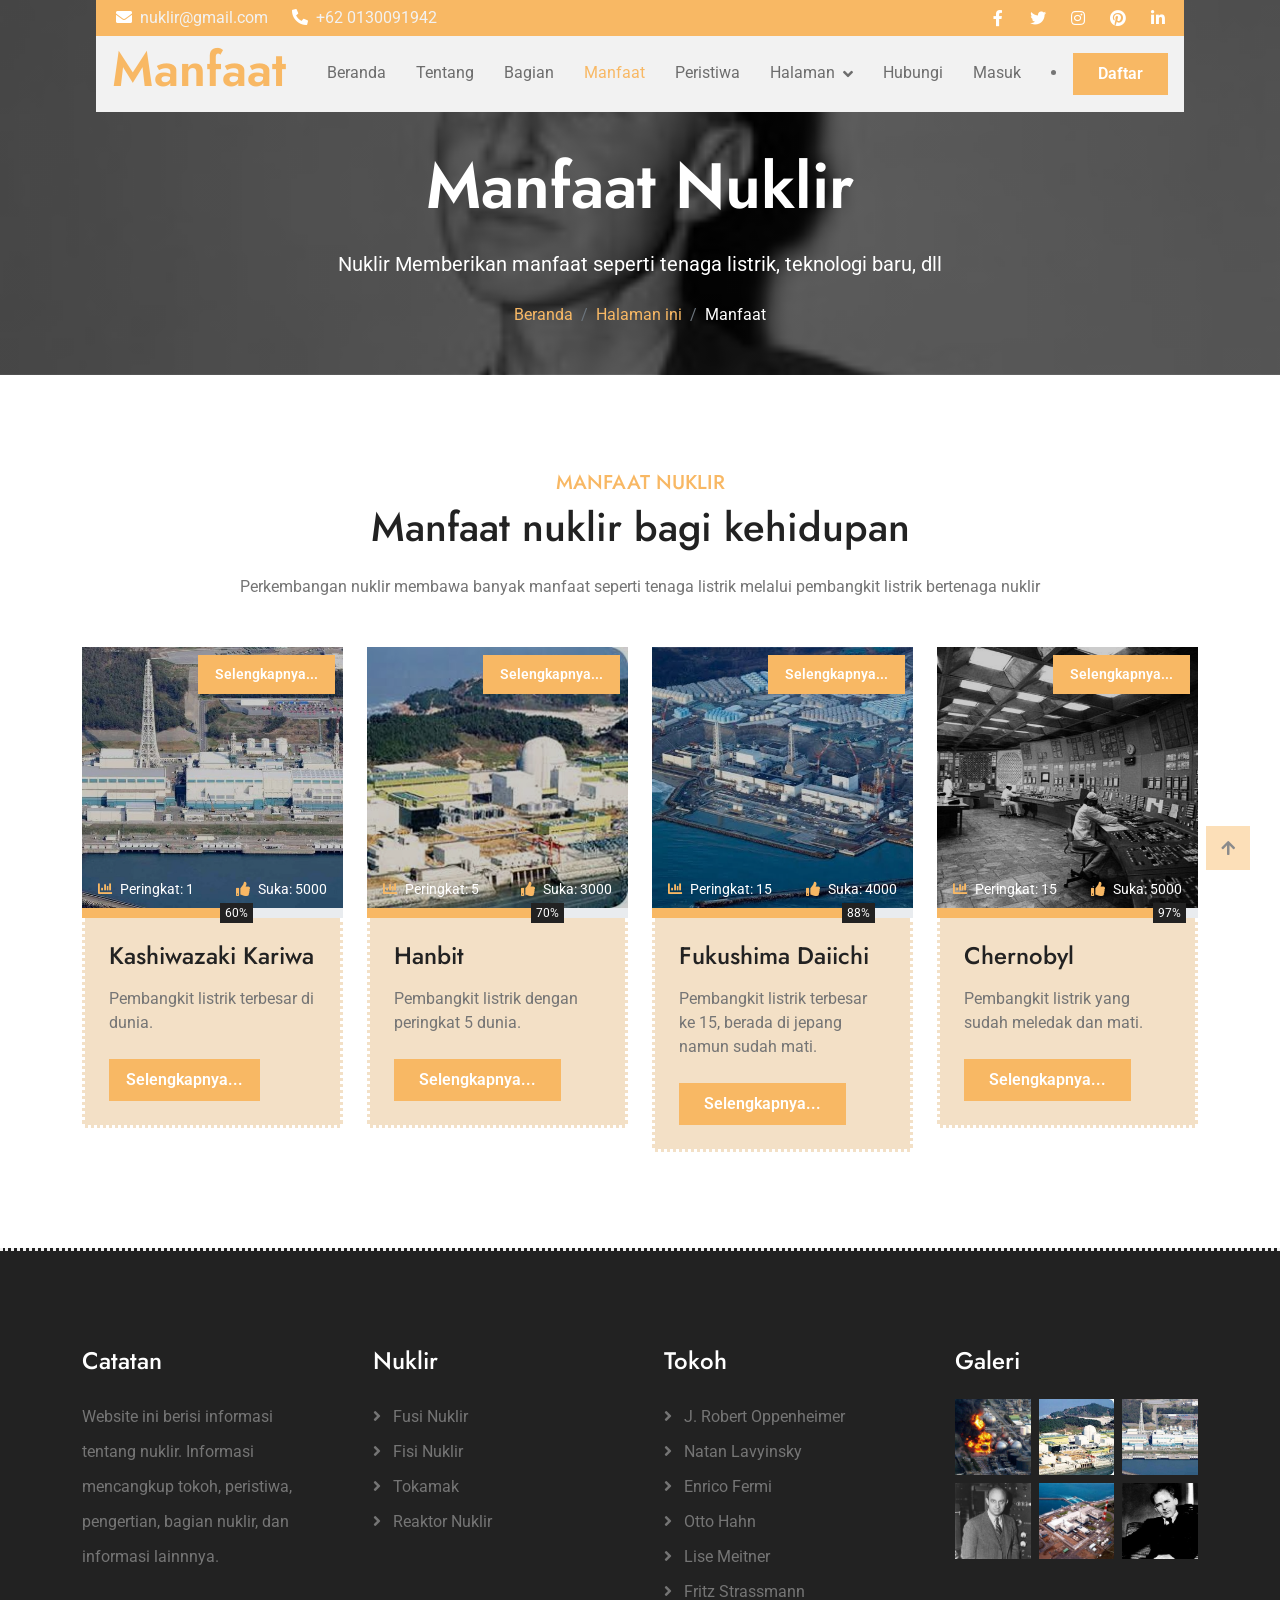
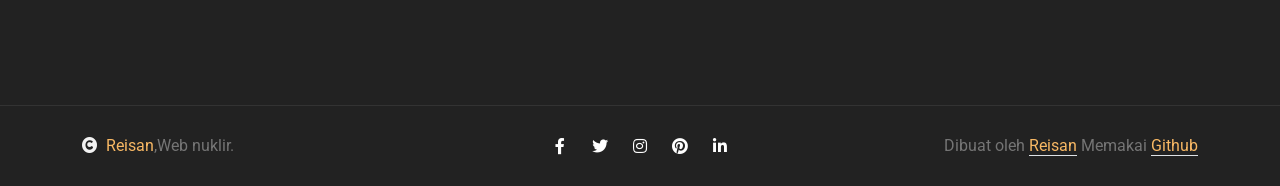
<file: causes.html>
<!DOCTYPE html>
<html lang="en">

    <head>
        <meta charset="utf-8">
        <title>Manfaat Nuklir</title>
        <meta content="width=device-width, initial-scale=1.0" name="viewport">
        <meta content="" name="keywords">
        <meta content="" name="description">

        <!-- Google Web Fonts -->
        <link rel="preconnect" href="https://fonts.googleapis.com">
        <link rel="preconnect" href="https://fonts.gstatic.com" crossorigin>
        <link href="https://fonts.googleapis.com/css2?family=Jost:wght@500;600&family=Roboto&display=swap" rel="stylesheet"> 

        <!-- Icon Font Stylesheet -->
        <link rel="stylesheet" href="https://use.fontawesome.com/releases/v5.15.4/css/all.css"/>
        <link href="https://cdn.jsdelivr.net/npm/bootstrap-icons@1.4.1/font/bootstrap-icons.css" rel="stylesheet">

        <!-- Libraries Stylesheet -->
        <link href="lib/owlcarousel/assets/owl.carousel.min.css" rel="stylesheet">
        <link href="lib/lightbox/css/lightbox.min.css" rel="stylesheet">


        <!-- Customized Bootstrap Stylesheet -->
        <link href="css/bootstrap.min.css" rel="stylesheet">

        <!-- Template Stylesheet -->
        <link href="css/style.css" rel="stylesheet">
    </head>

    <body>

        <!-- Spinner Start -->
        <div id="spinner" class="show w-100 vh-100 bg-white position-fixed translate-middle top-50 start-50  d-flex align-items-center justify-content-center">
            <div class="spinner-grow text-primary" role="status"></div>
        </div>
        <!-- Spinner End -->


        <!-- Navbar start -->
        <div class="container-fluid fixed-top px-0">
            <div class="container px-0">
                <div class="topbar">
                    <div class="row align-items-center justify-content-center">
                        <div class="col-md-8">
                            <div class="topbar-info d-flex flex-wrap">
                               <a href="#" class="text-light me-4"><i class="fas fa-envelope text-white me-2"></i>nuklir@gmail.com</a>
                                <a href="#" class="text-light"><i class="fas fa-phone-alt text-white me-2"></i>+62 0130091942</a>
                            </div>
                        </div>
                        <div class="col-md-4">
                            <div class="topbar-icon d-flex align-items-center justify-content-end">
                                <a href="#" class="btn-square text-white me-2"><i class="fab fa-facebook-f"></i></a>
                                <a href="#" class="btn-square text-white me-2"><i class="fab fa-twitter"></i></a>
                                <a href="#" class="btn-square text-white me-2"><i class="fab fa-instagram"></i></a>
                                <a href="#" class="btn-square text-white me-2"><i class="fab fa-pinterest"></i></a>
                                <a href="#" class="btn-square text-white me-0"><i class="fab fa-linkedin-in"></i></a>
                            </div>
                        </div>
                    </div>
                </div>
                <nav class="navbar navbar-light bg-light navbar-expand-xl">
                    <a href="index.html" class="navbar-brand ms-3">
                        <h1 class="text-primary display-5">Manfaat</h1>
                    </a>
                    <button class="navbar-toggler py-2 px-3 me-3" type="button" data-bs-toggle="collapse" data-bs-target="#navbarCollapse">
                        <span class="fa fa-bars text-primary"></span>
                    </button>
                    <div class="collapse navbar-collapse bg-light" id="navbarCollapse">
                        <div class="navbar-nav ms-auto">
                            <a href="index.html" class="nav-item nav-link">Beranda</a>
                            <a href="about.html" class="nav-item nav-link">Tentang</a>
                            <a href="service.html" class="nav-item nav-link">Bagian</a>
                            <a href="causes.html" class="nav-item nav-link active">Manfaat</a>
                            <a href="events.html" class="nav-item nav-link">Peristiwa</a>
                            <div class="nav-item dropdown">
                                <a href="#" class="nav-link dropdown-toggle" data-bs-toggle="dropdown">Halaman</a>
                                <div class="dropdown-menu m-0 bg-secondary rounded-0">
                                    <a href="blog.html" class="dropdown-item">Blog</a>
                                    <a href="gallery.html" class="dropdown-item">Galeri</a>
                                    <a href="volunteer.html" class="dropdown-item">Tokoh</a>
                                    <a href="donation.html" class="dropdown-item">Industri</a>
                                   
                                </div>
                            </div>
                            <a href="contact.html" class="nav-item nav-link">Hubungi</a>
							 <li id="loginMenu" ><a href="login/login.html" class="nav-item nav-link">Masuk</a></li>
    
                        </div>
                        <div class="d-flex align-items-center flex-nowrap pt-xl-0" style="margin-left: 15px;">
                            <li id="registerMenu"><a href="login/register.html" class="btn-hover-bg btn btn-primary text-white py-2 px-4 me-3">Daftar</a>
							<li id="logoutMenu" style="display: none;"><a href="#" id="authLink" class="btn-hover-bg btn btn-primary text-white py-2 px-4 me-3">Keluar</a>
                        </div>
                    </div>
                </nav>
            </div>
        </div>
        <!-- Navbar End -->

        <!-- Header Start -->
        <div class="container-fluid bg-breadcrumb">
            <div class="container text-center py-5" style="max-width: 900px;">
                <h3 class="text-white display-3 mb-4">Manfaat Nuklir</h1>
                <p class="fs-5 text-white mb-4">Nuklir Memberikan manfaat seperti tenaga listrik, teknologi baru, dll</p>
                <ol class="breadcrumb justify-content-center mb-0">
                    <li class="breadcrumb-item"><a href="index.html">Beranda</a></li>
                    <li class="breadcrumb-item"><a href="#">Halaman ini</a></li>
                    <li class="breadcrumb-item active text-white">Manfaat</li>
                </ol>    
            </div>
        </div>
        <!-- Header End -->
		
		 <!-- Causes Start -->
        <div class="container-fluid causes py-5">
            <div class="container py-5">
                <div class="text-center mx-auto pb-5" style="max-width: 800px;">
                    <h5 class="text-uppercase text-primary">Manfaat Nuklir</h5>
                    <h1 class="mb-4">Manfaat nuklir bagi kehidupan</h1>
                    <p class="mb-0">Perkembangan nuklir membawa banyak manfaat seperti tenaga listrik melalui pembangkit listrik bertenaga nuklir 
                    </p>
                </div>
                <div class="row g-4">
                    <div class="col-lg-6 col-xl-3">
                        <div class="causes-item">
                            <div class="causes-img">
                                <img src="img/galeri b4.jpg" class="img-fluid w-100" alt="Image">
                                <div class="causes-link pb-2 px-3">
                                    <small class="text-white"><i class="fas fa-chart-bar text-primary me-2"></i>Peringkat: 1</small>
                                    <small class="text-white"><i class="fa fa-thumbs-up text-primary me-2"></i>Suka: 5000</small>
                                </div>
                                <div class="causes-dination p-2">
                                    <a class="btn-hover-bg btn btn-primary text-white py-2 px-3" href="#">Selengkapnya...</a>
                                </div>
                            </div>
                            <div class="progress">
                                <div class="progress-bar" role="progressbar" aria-valuenow="65" aria-valuemin="0" aria-valuemax="100">
                                    <span>60%</span>
                                </div>
                            </div>
                            <div class="causes-content p-4">
                                <h4 class="mb-3">Kashiwazaki Kariwa</h4>
                                <p class="mb-4"> Pembangkit listrik terbesar di dunia.</p>
                                <a class="btn-hover-bg btn btn-primary text-white py-2 px-3" href="#">Selengkapnya...</a>
                            </div>
                        </div>
                    </div>
                    <div class="col-lg-6 col-xl-3">
                        <div class="causes-item">
                            <div class="causes-img">
                                <img src="img/galeri b2.jpg" class="img-fluid w-100" alt="Image">
                                <div class="causes-link pb-2 px-3">
                                    <small class="text-white"><i class="fas fa-chart-bar text-primary me-2"></i>Peringkat: 5</small>
                                    <small class="text-white"><i class="fa fa-thumbs-up text-primary me-2"></i>Suka: 3000</small>
                                </div>
                                <div class="causes-dination p-2">
                                    <a class="btn-hover-bg btn btn-primary text-white py-2 px-3" href="#">Selengkapnya...</a>
                                </div>
                            </div>
                            <div class="progress">
                                <div class="progress-bar" role="progressbar" aria-valuenow="75" aria-valuemin="0" aria-valuemax="100">
                                    <span>70%</span>
                                </div>
                            </div>
                            <div class="causes-content p-4">
                                <h4 class="mb-3">Hanbit</h4>
                                <p class="mb-4">Pembangkit listrik dengan peringkat 5 dunia.</p>
                                <a class="btn-hover-bg btn btn-primary text-white py-2 px-4" href="#">Selengkapnya...</a>
                            </div>
                        </div>
                    </div>
                    <div class="col-lg-6 col-xl-3">
                        <div class="causes-item">
                            <div class="causes-img">
                                <img src="img/galeri 3.jpg" class="img-fluid w-100" alt="Image">
                                <div class="causes-link pb-2 px-3">
                                    <small class="text-white"><i class="fas fa-chart-bar text-primary me-2"></i>Peringkat: 15</small>
                                    <small class="text-white"><i class="fa fa-thumbs-up text-primary me-2"></i>Suka: 4000</small>
                                </div>
                                <div class="causes-dination p-2">
                                    <a class="btn-hover-bg btn btn-primary text-white py-2 px-3" href="#">Selengkapnya...</a>
                                </div>
                            </div>
                            <div class="progress">
                                <div class="progress-bar" role="progressbar" aria-valuenow="85" aria-valuemin="0" aria-valuemax="100">
                                    <span>88%</span>
                                </div>
                            </div>
                            <div class="causes-content p-4">
                                <h4 class="mb-3">Fukushima Daiichi</h4>
                                <p class="mb-4">Pembangkit listrik terbesar ke 15, berada di jepang namun sudah mati.</p>
                                <a class="btn-hover-bg btn btn-primary text-white py-2 px-4" href="#">Selengkapnya...</a>
                            </div>
                        </div>
                    </div>
                    <div class="col-lg-6 col-xl-3">
                        <div class="causes-item">
                            <div class="causes-img">
                                <img src="img/galeri 5.jpg" class="img-fluid w-100" alt="Image">
                                <div class="causes-link pb-2 px-3">
                                    <small class="text-white"><i class="fas fa-chart-bar text-primary me-2"></i>Peringkat: 15</small>
                                    <small class="text-white"><i class="fa fa-thumbs-up text-primary me-2"></i>Suka: 5000</small>
                                </div>
                                <div class="causes-dination p-2">
                                    <a class="btn-hover-bg btn btn-primary text-white py-2 px-3" href="#">Selengkapnya...</a>
                                </div>
                            </div>
                            <div class="progress">
                                <div class="progress-bar" role="progressbar" aria-valuenow="95" aria-valuemin="0" aria-valuemax="100">
                                    <span>97%</span>
                                </div>
                            </div>
                            <div class="causes-content p-4">
                                <h4 class="mb-3">Chernobyl</h4>
                                <p class="mb-4">Pembangkit listrik yang sudah meledak dan mati.</p>
                                <a class="btn-hover-bg btn btn-primary text-white py-2 px-4" href="#">Selengkapnya...</a>
                            </div>
                        </div>
                    </div>
                </div>
            </div>
        </div>
        <!-- Causes End -->

         <!-- Footer Start -->
        <div class="container-fluid footer bg-dark text-body py-5">
            <div class="container py-5">
                <div class="row g-5">
                    <div class="col-md-6 col-lg-6 col-xl-3">
                        <div class="footer-item">
                            <h4 class="mb-4 text-white">Catatan</h4>
                            <p class="mb-4">Website ini berisi informasi tentang nuklir. Informasi mencangkup tokoh, peristiwa, pengertian, bagian nuklir, dan informasi lainnnya. </p>
                            
                        </div>
                    </div>
                    <div class="col-md-6 col-lg-6 col-xl-3">
                        <div class="footer-item d-flex flex-column">
                            <h4 class="mb-4 text-white">Nuklir</h4>
                            <a href="service.html"><i class="fas fa-angle-right me-2"></i> Fusi Nuklir</a>
                            <a href="service.html"><i class="fas fa-angle-right me-2"></i> Fisi Nuklir</a>
                            <a href="service.html"><i class="fas fa-angle-right me-2"></i> Tokamak</a>
                            <a href="service.html"><i class="fas fa-angle-right me-2"></i> Reaktor Nuklir</a>
                            
                        </div>
                    </div>
                    <div class="col-md-6 col-lg-6 col-xl-3">
                        <div class="footer-item d-flex flex-column">
                            <h4 class="mb-4 text-white">Tokoh</h4>
                            <a href="volunteer.html"><i class="fas fa-angle-right me-2"></i> J. Robert Oppenheimer</a>
                            <a href="volunteer.html"><i class="fas fa-angle-right me-2"></i> Natan Lavyinsky</a>
                            <a href="volunteer.html"><i class="fas fa-angle-right me-2"></i> Enrico Fermi</a>
                            <a href="volunteer.html"><i class="fas fa-angle-right me-2"></i> Otto Hahn</a>
                            <a href="volunteer.html"><i class="fas fa-angle-right me-2"></i> Lise Meitner</a>
                            <a href="volunteer.html"><i class="fas fa-angle-right me-2"></i> Fritz Strassmann</a>
                        </div>
                    </div>
                    <div class="col-md-6 col-lg-6 col-xl-3">
                        <div class="footer-item">
                            <h4 class="mb-4 text-white">Galeri</h4>
                            <div class="row g-2">
                                <div class="col-4">
                                    <div class="footer-gallery">
                                        <img src="img/galeri b1.jpg" class="img-fluid w-100" alt="">
                                        <div class="footer-search-icon">
                                            <a href="img/galeri b1.jpg" data-lightbox="footerGallery-1" class="my-auto"><i class="fas fa-search-plus text-white"></i></a>
                                        </div>
                                    </div>
                               </div>
                               <div class="col-4">
                                    <div class="footer-gallery">
                                        <img src="img/galeri b2.jpg" class="img-fluid w-100" alt="">
                                        <div class="footer-search-icon">
                                            <a href="img/galeri b2.jpg" data-lightbox="footerGallery-2" class="my-auto"><i class="fas fa-search-plus text-white"></i></a>
                                        </div>
                                    </div>
                               </div>
                                <div class="col-4">
                                    <div class="footer-gallery">
                                        <img src="img/galeri b4.jpg" class="img-fluid w-100" alt="">
                                        <div class="footer-search-icon">
                                            <a href="img/galeri b4.jpg" data-lightbox="footerGallery-3" class="my-auto"><i class="fas fa-search-plus text-white"></i></a>
                                        </div>
                                    </div>
                               </div>
                                <div class="col-4">
                                    <div class="footer-gallery">
                                        <img src="img/tokoh 4.jpg" class="img-fluid w-100" alt="">
                                        <div class="footer-search-icon">
                                            <a href="img/tokoh 4.jpg" data-lightbox="footerGallery-4" class="my-auto"><i class="fas fa-search-plus text-white"></i></a>
                                        </div>
                                    </div>
                               </div>
                                <div class="col-4">
                                    <div class="footer-gallery">
                                        <img src="img/galeri b3.jpg" class="img-fluid w-100" alt="">
                                        <div class="footer-search-icon">
                                            <a href="img/galeri b3.jpg" data-lightbox="footerGallery-5" class="my-auto"><i class="fas fa-search-plus text-white"></i></a>
                                        </div>
                                    </div>
                               </div>
                               <div class="col-4">
									<div class="footer-gallery">
										<img src="img/tokoh-1.jpg" class="img-fluid w-100" alt="">
                                        <div class="footer-search-icon">
                                            <a href="img/tokoh-1.jpg" data-lightbox="footerGallery-6" class="my-auto"><i class="fas fa-search-plus text-white"></i></a>
                                        </div>
									</div>
								</div>
                            </div>
                        </div>
                    </div>
                </div>
            </div>
        </div>
        <!-- Footer End -->
        

        <!-- Copyright Start -->
        <div class="container-fluid copyright py-4">
            <div class="container">
                <div class="row g-4 align-items-center">
                    <div class="col-md-4 text-center text-md-start mb-md-0">
                        <span class="text-body"><a href="#"><i class="fas fa-copyright text-light me-2"></i>Reisan</a>,Web nuklir.</span>
                    </div>
                    <div class="col-md-4 text-center">
                        <div class="d-flex align-items-center justify-content-center">
                            <a href="#" class="btn-hover-color btn-square text-white me-2"><i class="fab fa-facebook-f"></i></a>
                            <a href="#" class="btn-hover-color btn-square text-white me-2"><i class="fab fa-twitter"></i></a>
                            <a href="#" class="btn-hover-color btn-square text-white me-2"><i class="fab fa-instagram"></i></a>
                            <a href="#" class="btn-hover-color btn-square text-white me-2"><i class="fab fa-pinterest"></i></a>
                            <a href="#" class="btn-hover-color btn-square text-white me-0"><i class="fab fa-linkedin-in"></i></a>
                        </div>
                    </div>
                    <div class="col-md-4 text-center text-md-end text-body">
                        <!--/*** This template is free as long as you keep the below author’s credit link/attribution link/backlink. ***/-->
                        <!--/*** If you'd like to use the template without the below author’s credit link/attribution link/backlink, ***/-->
                        <!--/*** you can purchase the Credit Removal License from "https://htmlcodex.com/credit-removal". ***/-->
                       Dibuat oleh <a class="border-bottom"index.html>Reisan</a> Memakai <a class="border-bottom">Github</a>
                    </div>
                </div>
            </div>
        </div>
        <!-- Copyright End -->


        <!-- Back to Top -->
        <a href="#" class="btn btn-primary btn-primary-outline-0 btn-md-square back-to-top"><i class="fa fa-arrow-up"></i></a>   

        
        <!-- JavaScript Libraries -->
        <script src="https://ajax.googleapis.com/ajax/libs/jquery/3.6.4/jquery.min.js"></script>
        <script src="https://cdn.jsdelivr.net/npm/bootstrap@5.0.0/dist/js/bootstrap.bundle.min.js"></script>
        <script src="lib/easing/easing.min.js"></script>
        <script src="lib/waypoints/waypoints.min.js"></script>
        <script src="lib/counterup/counterup.min.js"></script>
        <script src="lib/owlcarousel/owl.carousel.min.js"></script>
        <script src="lib/lightbox/js/lightbox.min.js"></script>
        

        <!-- Template Javascript -->
        <script src="js/main.js"></script>
		<script src="login/js/welcome.js"></script>
<script>
    
    const loginMenu = document.getElementById("loginMenu");
    const registerMenu = document.getElementById("registerMenu");
    const logoutMenu = document.getElementById("logoutMenu");
    const authLink = document.getElementById("authLink");

    
    const isLoggedIn = localStorage.getItem("username");

    if (isLoggedIn) {
        
        loginMenu.style.display = "none";    
        registerMenu.style.display = "none"; 
        logoutMenu.style.display = "block";  

        authLink.href = "../index.html";
        loginMenu.href ="../index.html";
        registerMenu.href="../index.html";
        
        authLink.addEventListener("click", function(e) {
            e.preventDefault(); 
            
            localStorage.removeItem("username");
            alert("Kamu berhasil keluar!");

            window.location.reload();
            
            
             
        });

    }
        </script>
    </body>

</html>
</file>
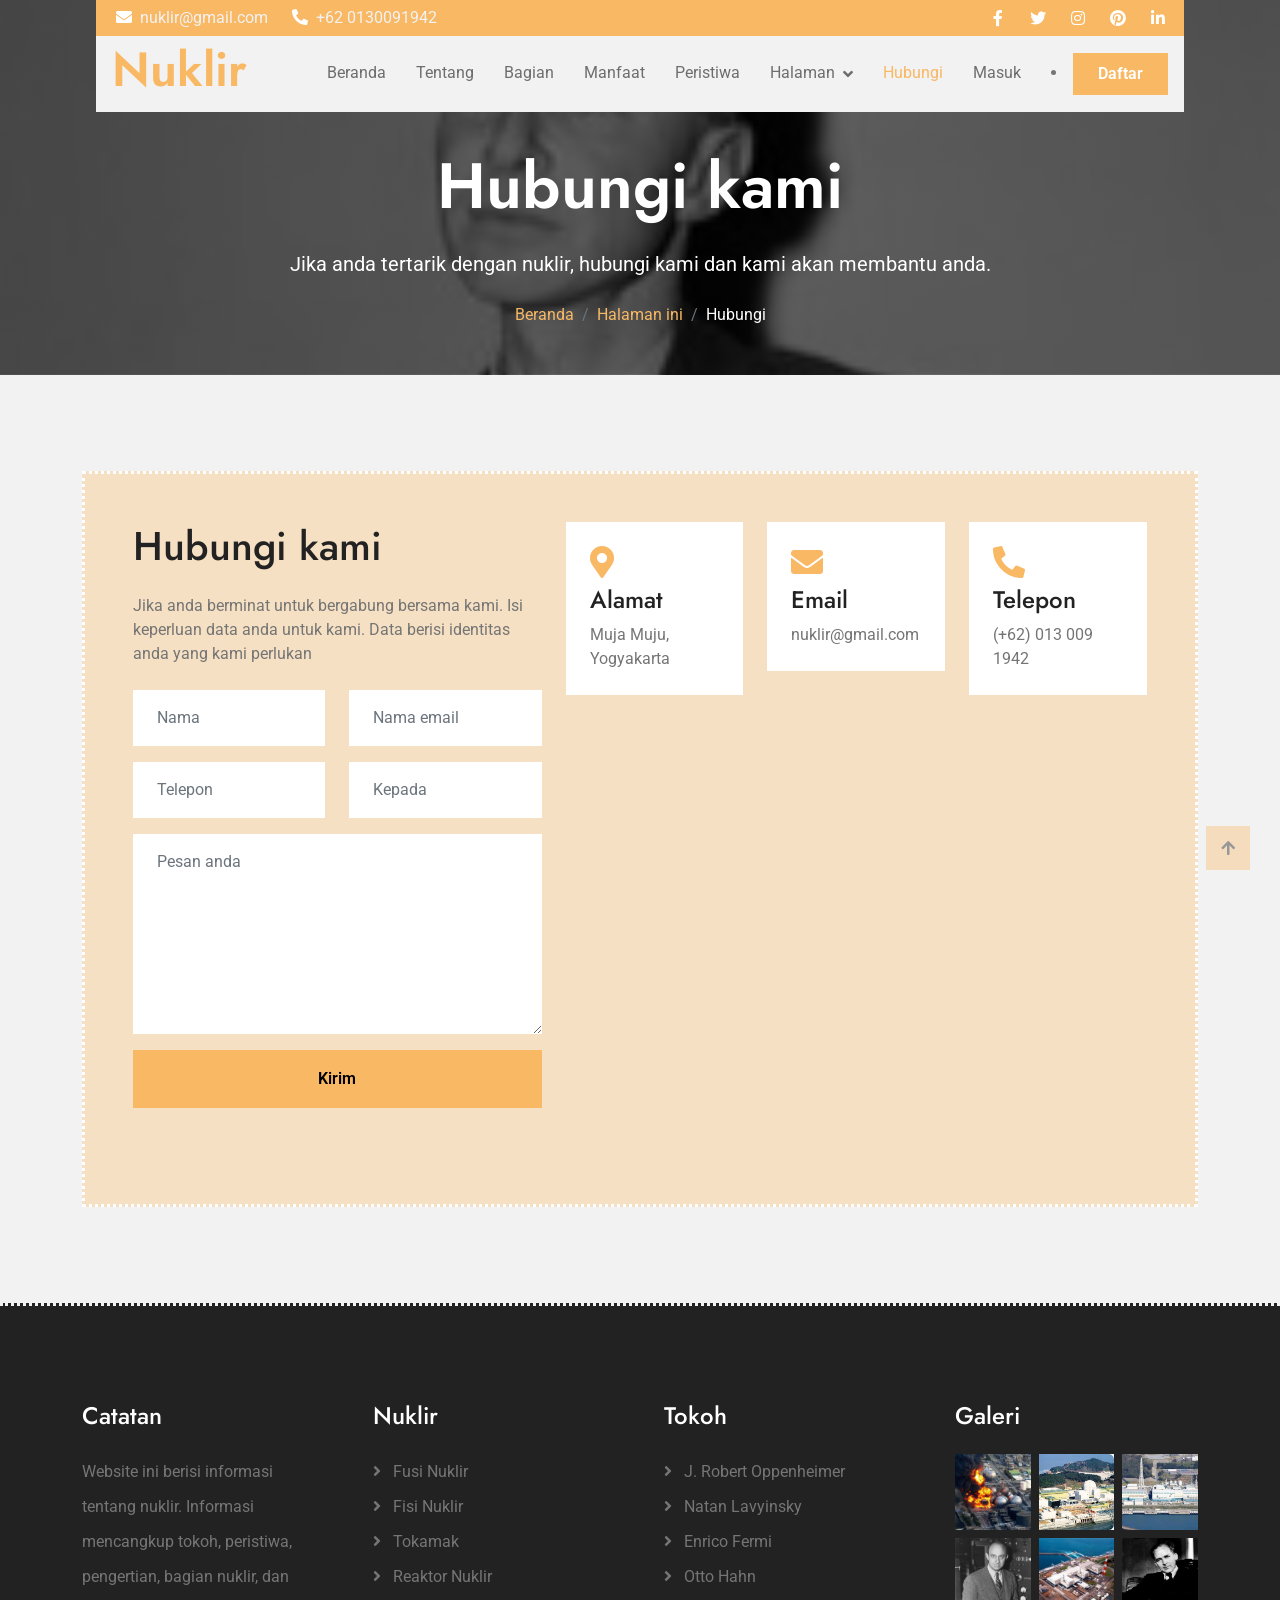
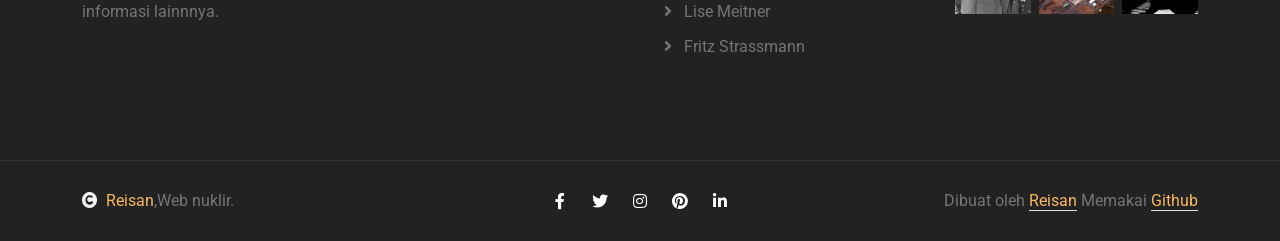
<file: contact.html>
<!DOCTYPE html>
<html lang="en">

    <head>
        <meta charset="utf-8">
        <title>Hubungi Kami</title>
        <meta content="width=device-width, initial-scale=1.0" name="viewport">
        <meta content="" name="keywords">
        <meta content="" name="description">

        <!-- Google Web Fonts -->
        <link rel="preconnect" href="https://fonts.googleapis.com">
        <link rel="preconnect" href="https://fonts.gstatic.com" crossorigin>
        <link href="https://fonts.googleapis.com/css2?family=Jost:wght@500;600&family=Roboto&display=swap" rel="stylesheet"> 

        <!-- Icon Font Stylesheet -->
        <link rel="stylesheet" href="https://use.fontawesome.com/releases/v5.15.4/css/all.css"/>
        <link href="https://cdn.jsdelivr.net/npm/bootstrap-icons@1.4.1/font/bootstrap-icons.css" rel="stylesheet">

        <!-- Libraries Stylesheet -->
        <link href="lib/owlcarousel/assets/owl.carousel.min.css" rel="stylesheet">
        <link href="lib/lightbox/css/lightbox.min.css" rel="stylesheet">


        <!-- Customized Bootstrap Stylesheet -->
        <link href="css/bootstrap.min.css" rel="stylesheet">

        <!-- Template Stylesheet -->
        <link href="css/style.css" rel="stylesheet">
    </head>

    <body>

        <!-- Spinner Start -->
        <div id="spinner" class="show w-100 vh-100 bg-white position-fixed translate-middle top-50 start-50  d-flex align-items-center justify-content-center">
            <div class="spinner-grow text-primary" role="status"></div>
        </div>
        <!-- Spinner End -->


        <!-- Navbar start -->
        <div class="container-fluid fixed-top px-0">
            <div class="container px-0">
                <div class="topbar">
                    <div class="row align-items-center justify-content-center">
                        <div class="col-md-8">
                            <div class="topbar-info d-flex flex-wrap">
                                <a href="#" class="text-light me-4"><i class="fas fa-envelope text-white me-2"></i>nuklir@gmail.com</a>
                                <a href="#" class="text-light"><i class="fas fa-phone-alt text-white me-2"></i>+62 0130091942</a>
                            </div>
                        </div>
                        <div class="col-md-4">
                            <div class="topbar-icon d-flex align-items-center justify-content-end">
                                <a href="#" class="btn-square text-white me-2"><i class="fab fa-facebook-f"></i></a>
                                <a href="#" class="btn-square text-white me-2"><i class="fab fa-twitter"></i></a>
                                <a href="#" class="btn-square text-white me-2"><i class="fab fa-instagram"></i></a>
                                <a href="#" class="btn-square text-white me-2"><i class="fab fa-pinterest"></i></a>
                                <a href="#" class="btn-square text-white me-0"><i class="fab fa-linkedin-in"></i></a>
                            </div>
                        </div>
                    </div>
                </div>
                <nav class="navbar navbar-light bg-light navbar-expand-xl">
                    <a href="index.html" class="navbar-brand ms-3">
                        <h1 class="text-primary display-5">Nuklir</h1>
                    </a>
                    <button class="navbar-toggler py-2 px-3 me-3" type="button" data-bs-toggle="collapse" data-bs-target="#navbarCollapse">
                        <span class="fa fa-bars text-primary"></span>
                    </button>
                    <div class="collapse navbar-collapse bg-light" id="navbarCollapse">
                        <div class="navbar-nav ms-auto">
                            <a href="index.html" class="nav-item nav-link">Beranda</a>
                            <a href="about.html" class="nav-item nav-link">Tentang</a>
                            <a href="service.html" class="nav-item nav-link">Bagian</a>
                            <a href="causes.html" class="nav-item nav-link">Manfaat</a>
                            <a href="events.html" class="nav-item nav-link">Peristiwa</a>
                            <div class="nav-item dropdown">
                                <a href="#" class="nav-link dropdown-toggle" data-bs-toggle="dropdown">Halaman</a>
                                <div class="dropdown-menu m-0 bg-secondary rounded-0">
                                    <a href="blog.html" class="dropdown-item">Blog</a>
                                    <a href="gallery.html" class="dropdown-item">Galeri</a>
                                    <a href="volunteer.html" class="dropdown-item">Tokoh</a>
                                    <a href="donation.html" class="dropdown-item">Industri</a>
                                   
                                </div>
                            </div>
                            <a href="contact.html" class="nav-item nav-link active">Hubungi</a>
							 <li id="loginMenu" ><a href="login/login.html" class="nav-item nav-link">Masuk</a></li>
    
                        </div>
                        <div class="d-flex align-items-center flex-nowrap pt-xl-0" style="margin-left: 15px;">
                            <li id="registerMenu"><a href="login/register.html" class="btn-hover-bg btn btn-primary text-white py-2 px-4 me-3">Daftar</a>
							<li id="logoutMenu" style="display: none;"><a href="#" id="authLink" class="btn-hover-bg btn btn-primary text-white py-2 px-4 me-3">Keluar</a>
                        </div>
                    </div>
                </nav>
            </div>
        </div>
        <!-- Navbar End -->

        <!-- Header Start -->
        <div class="container-fluid bg-breadcrumb">
            <div class="container text-center py-5" style="max-width: 900px;">
                <h3 class="text-white display-3 mb-4">Hubungi kami</h1>
                <p class="fs-5 text-white mb-4">Jika anda tertarik dengan nuklir, hubungi kami dan kami akan membantu anda.</p>
                <ol class="breadcrumb justify-content-center mb-0">
                    <li class="breadcrumb-item"><a href="index.html">Beranda</a></li>
                    <li class="breadcrumb-item"><a href="#">Halaman ini</a></li>
                    <li class="breadcrumb-item active text-white">Hubungi</li>
                </ol>    
            </div>
        </div>
        <!-- Header End -->

        <!-- Contact Start -->
        <div class="container-fluid bg-light py-5">
            <div class="container py-5">
                <div class="contact p-5">
                    <div class="row g-4">
                        <div class="col-xl-5">
                            <h1 class="mb-4">Hubungi kami</h1>
                            <p class="mb-4"> Jika anda berminat untuk bergabung bersama kami. Isi keperluan data anda untuk kami. Data berisi identitas anda yang kami perlukan </p>
                            <form>
                                <div class="row gx-4 gy-3">
                                    <div class="col-xl-6">
                                        <input type="text" class="form-control bg-white border-0 py-3 px-4" placeholder="Nama">
                                    </div>
                                    <div class="col-xl-6">
                                        <input type="email" class="form-control bg-white border-0 py-3 px-4" placeholder="Nama email">
                                    </div>
                                    <div class="col-xl-6">
                                        <input type="text" class="form-control bg-white border-0 py-3 px-4" placeholder="Telepon">
                                    </div>
                                    <div class="col-xl-6">
                                        <input type="text" class="form-control bg-white border-0 py-3 px-4" placeholder="Kepada">
                                    </div>
                                    <div class="col-12">
                                        <textarea class="form-control bg-white border-0 py-3 px-4" rows="7" cols="10" placeholder="Pesan anda"></textarea>
                                    </div>
                                    <div class="col-12">
                                        <button class="btn-hover-bg btn btn-primary w-100 py-3 px-5" type="submit">Kirim</button>
                                    </div>
                                </div>
                            </form>
                        </div>
                        <div class="col-xl-7">
                            <div>
                                <div class="row g-4">
                                    <div class="col-lg-4">
                                        <div class="bg-white p-4">
                                            <i class="fas fa-map-marker-alt fa-2x text-primary mb-2"></i>
                                            <h4>Alamat</h4>
                                            <p class="mb-0">Muja Muju, Yogyakarta</p>
                                        </div>
                                    </div>
                                    <div class="col-lg-4">
                                        <div class="bg-white p-4">
                                            <i class="fas fa-envelope fa-2x text-primary mb-2"></i>
                                            <h4>Email</h4>
                                            <p class="mb-0">nuklir@gmail.com</p>
                                        </div>
                                    </div>
                                    <div class="col-lg-4">
                                        <div class="bg-white p-4">
                                            <i class="fa fa-phone-alt fa-2x text-primary mb-2"></i>
                                            <h4>Telepon</h4>
                                            <p class="mb-0">(+62) 013 009 1942</p>
                                        </div>
                                    </div>
                                    <div class="col-lg-12">
                                     
										<iframe src="https://www.google.com/maps/embed?pb=!1m18!1m12!1m3!1d3952.8996319272687!2d110.39281007500517!3d-7
											.80044999221977!2m3!1f0!2f0!3f0!3m2!1i1024!2i768!4f13.1!3m3!1m2!1s0x2e7a57669d43fe55%3A0x75fae1bb400d4da5!2sSMA%20Negeri%208%20Yogyakarta!5e0!3m2!1sid!2sid!4v1781963529232!5m2!1sid!2sid"
											width="600" height="430" style="border:0;" allowfullscreen="" loading="lazy" referrerpolicy="no-referrer-when-downgrade"></iframe>
                                    </div>
                                </div>
                            </div>
                        </div>
                    </div>
                </div>
            </div>
        </div>
        <!-- Contact End -->


        <!-- Footer Start -->
        <div class="container-fluid footer bg-dark text-body py-5">
            <div class="container py-5">
                <div class="row g-5">
                    <div class="col-md-6 col-lg-6 col-xl-3">
                        <div class="footer-item">
                            <h4 class="mb-4 text-white">Catatan</h4>
                            <p class="mb-4">Website ini berisi informasi tentang nuklir. Informasi mencangkup tokoh, peristiwa, pengertian, bagian nuklir, dan informasi lainnnya. </p>
                            
                        </div>
                    </div>
                    <div class="col-md-6 col-lg-6 col-xl-3">
                        <div class="footer-item d-flex flex-column">
                            <h4 class="mb-4 text-white">Nuklir</h4>
                            <a href="service.html"><i class="fas fa-angle-right me-2"></i> Fusi Nuklir</a>
                            <a href="service.html"><i class="fas fa-angle-right me-2"></i> Fisi Nuklir</a>
                            <a href="service.html"><i class="fas fa-angle-right me-2"></i> Tokamak</a>
                            <a href="service.html"><i class="fas fa-angle-right me-2"></i> Reaktor Nuklir</a>
                            
                        </div>
                    </div>
                    <div class="col-md-6 col-lg-6 col-xl-3">
                        <div class="footer-item d-flex flex-column">
                            <h4 class="mb-4 text-white">Tokoh</h4>
                            <a href="volunteer.html"><i class="fas fa-angle-right me-2"></i> J. Robert Oppenheimer</a>
                            <a href="volunteer.html"><i class="fas fa-angle-right me-2"></i> Natan Lavyinsky</a>
                            <a href="volunteer.html"><i class="fas fa-angle-right me-2"></i> Enrico Fermi</a>
                            <a href="volunteer.html"><i class="fas fa-angle-right me-2"></i> Otto Hahn</a>
                            <a href="volunteer.html"><i class="fas fa-angle-right me-2"></i> Lise Meitner</a>
                            <a href="volunteer.html"><i class="fas fa-angle-right me-2"></i> Fritz Strassmann</a>
                        </div>
                    </div>
                    <div class="col-md-6 col-lg-6 col-xl-3">
                        <div class="footer-item">
                            <h4 class="mb-4 text-white">Galeri</h4>
                            <div class="row g-2">
                                <div class="col-4">
                                    <div class="footer-gallery">
                                        <img src="img/galeri b1.jpg" class="img-fluid w-100" alt="">
                                        <div class="footer-search-icon">
                                            <a href="img/galeri b1.jpg" data-lightbox="footerGallery-1" class="my-auto"><i class="fas fa-search-plus text-white"></i></a>
                                        </div>
                                    </div>
                               </div>
                               <div class="col-4">
                                    <div class="footer-gallery">
                                        <img src="img/galeri b2.jpg" class="img-fluid w-100" alt="">
                                        <div class="footer-search-icon">
                                            <a href="img/galeri b2.jpg" data-lightbox="footerGallery-2" class="my-auto"><i class="fas fa-search-plus text-white"></i></a>
                                        </div>
                                    </div>
                               </div>
                                <div class="col-4">
                                    <div class="footer-gallery">
                                        <img src="img/galeri b4.jpg" class="img-fluid w-100" alt="">
                                        <div class="footer-search-icon">
                                            <a href="img/galeri b4.jpg" data-lightbox="footerGallery-3" class="my-auto"><i class="fas fa-search-plus text-white"></i></a>
                                        </div>
                                    </div>
                               </div>
                                <div class="col-4">
                                    <div class="footer-gallery">
                                        <img src="img/tokoh 4.jpg" class="img-fluid w-100" alt="">
                                        <div class="footer-search-icon">
                                            <a href="img/tokoh 4.jpg" data-lightbox="footerGallery-4" class="my-auto"><i class="fas fa-search-plus text-white"></i></a>
                                        </div>
                                    </div>
                               </div>
                                <div class="col-4">
                                    <div class="footer-gallery">
                                        <img src="img/galeri b3.jpg" class="img-fluid w-100" alt="">
                                        <div class="footer-search-icon">
                                            <a href="img/galeri b3.jpg" data-lightbox="footerGallery-5" class="my-auto"><i class="fas fa-search-plus text-white"></i></a>
                                        </div>
                                    </div>
                               </div>
                               <div class="col-4">
									<div class="footer-gallery">
										<img src="img/tokoh-1.jpg" class="img-fluid w-100" alt="">
                                        <div class="footer-search-icon">
                                            <a href="img/tokoh-1.jpg" data-lightbox="footerGallery-6" class="my-auto"><i class="fas fa-search-plus text-white"></i></a>
                                        </div>
									</div>
								</div>
                            </div>
                        </div>
                    </div>
                </div>
            </div>
        </div>
        <!-- Footer End -->
        

        <!-- Copyright Start -->
        <div class="container-fluid copyright py-4">
            <div class="container">
                <div class="row g-4 align-items-center">
                    <div class="col-md-4 text-center text-md-start mb-md-0">
                        <span class="text-body"><a href="#"><i class="fas fa-copyright text-light me-2"></i>Reisan</a>,Web nuklir.</span>
                    </div>
                    <div class="col-md-4 text-center">
                        <div class="d-flex align-items-center justify-content-center">
                            <a href="#" class="btn-hover-color btn-square text-white me-2"><i class="fab fa-facebook-f"></i></a>
                            <a href="#" class="btn-hover-color btn-square text-white me-2"><i class="fab fa-twitter"></i></a>
                            <a href="#" class="btn-hover-color btn-square text-white me-2"><i class="fab fa-instagram"></i></a>
                            <a href="#" class="btn-hover-color btn-square text-white me-2"><i class="fab fa-pinterest"></i></a>
                            <a href="#" class="btn-hover-color btn-square text-white me-0"><i class="fab fa-linkedin-in"></i></a>
                        </div>
                    </div>
                    <div class="col-md-4 text-center text-md-end text-body">
                        <!--/*** This template is free as long as you keep the below author’s credit link/attribution link/backlink. ***/-->
                        <!--/*** If you'd like to use the template without the below author’s credit link/attribution link/backlink, ***/-->
                        <!--/*** you can purchase the Credit Removal License from "https://htmlcodex.com/credit-removal". ***/-->
                       Dibuat oleh <a class="border-bottom"index.html>Reisan</a> Memakai <a class="border-bottom">Github</a>
                    </div>
                </div>
            </div>
        </div>
        <!-- Copyright End -->


        <!-- Back to Top -->
        <a href="#" class="btn btn-primary btn-primary-outline-0 btn-md-square back-to-top"><i class="fa fa-arrow-up"></i></a>   

        
        <!-- JavaScript Libraries -->
        <script src="https://ajax.googleapis.com/ajax/libs/jquery/3.6.4/jquery.min.js"></script>
        <script src="https://cdn.jsdelivr.net/npm/bootstrap@5.0.0/dist/js/bootstrap.bundle.min.js"></script>
        <script src="lib/easing/easing.min.js"></script>
        <script src="lib/waypoints/waypoints.min.js"></script>
        <script src="lib/counterup/counterup.min.js"></script>
        <script src="lib/owlcarousel/owl.carousel.min.js"></script>
        <script src="lib/lightbox/js/lightbox.min.js"></script>
        

        <!-- Template Javascript -->
        <script src="js/main.js"></script>
		<script src="login/js/welcome.js"></script>
<script>
    
    const loginMenu = document.getElementById("loginMenu");
    const registerMenu = document.getElementById("registerMenu");
    const logoutMenu = document.getElementById("logoutMenu");
    const authLink = document.getElementById("authLink");

    
    const isLoggedIn = localStorage.getItem("username");

    if (isLoggedIn) {
        
        loginMenu.style.display = "none";    
        registerMenu.style.display = "none"; 
        logoutMenu.style.display = "block";  

        authLink.href = "../index.html";
        loginMenu.href ="../index.html";
        registerMenu.href="../index.html";
        
        authLink.addEventListener("click", function(e) {
            e.preventDefault(); 
            
            localStorage.removeItem("username");
            alert("Kamu berhasil keluar!");

            window.location.reload();
            
            
             
        });

    }
        </script>
    </body>

</html>
</file>
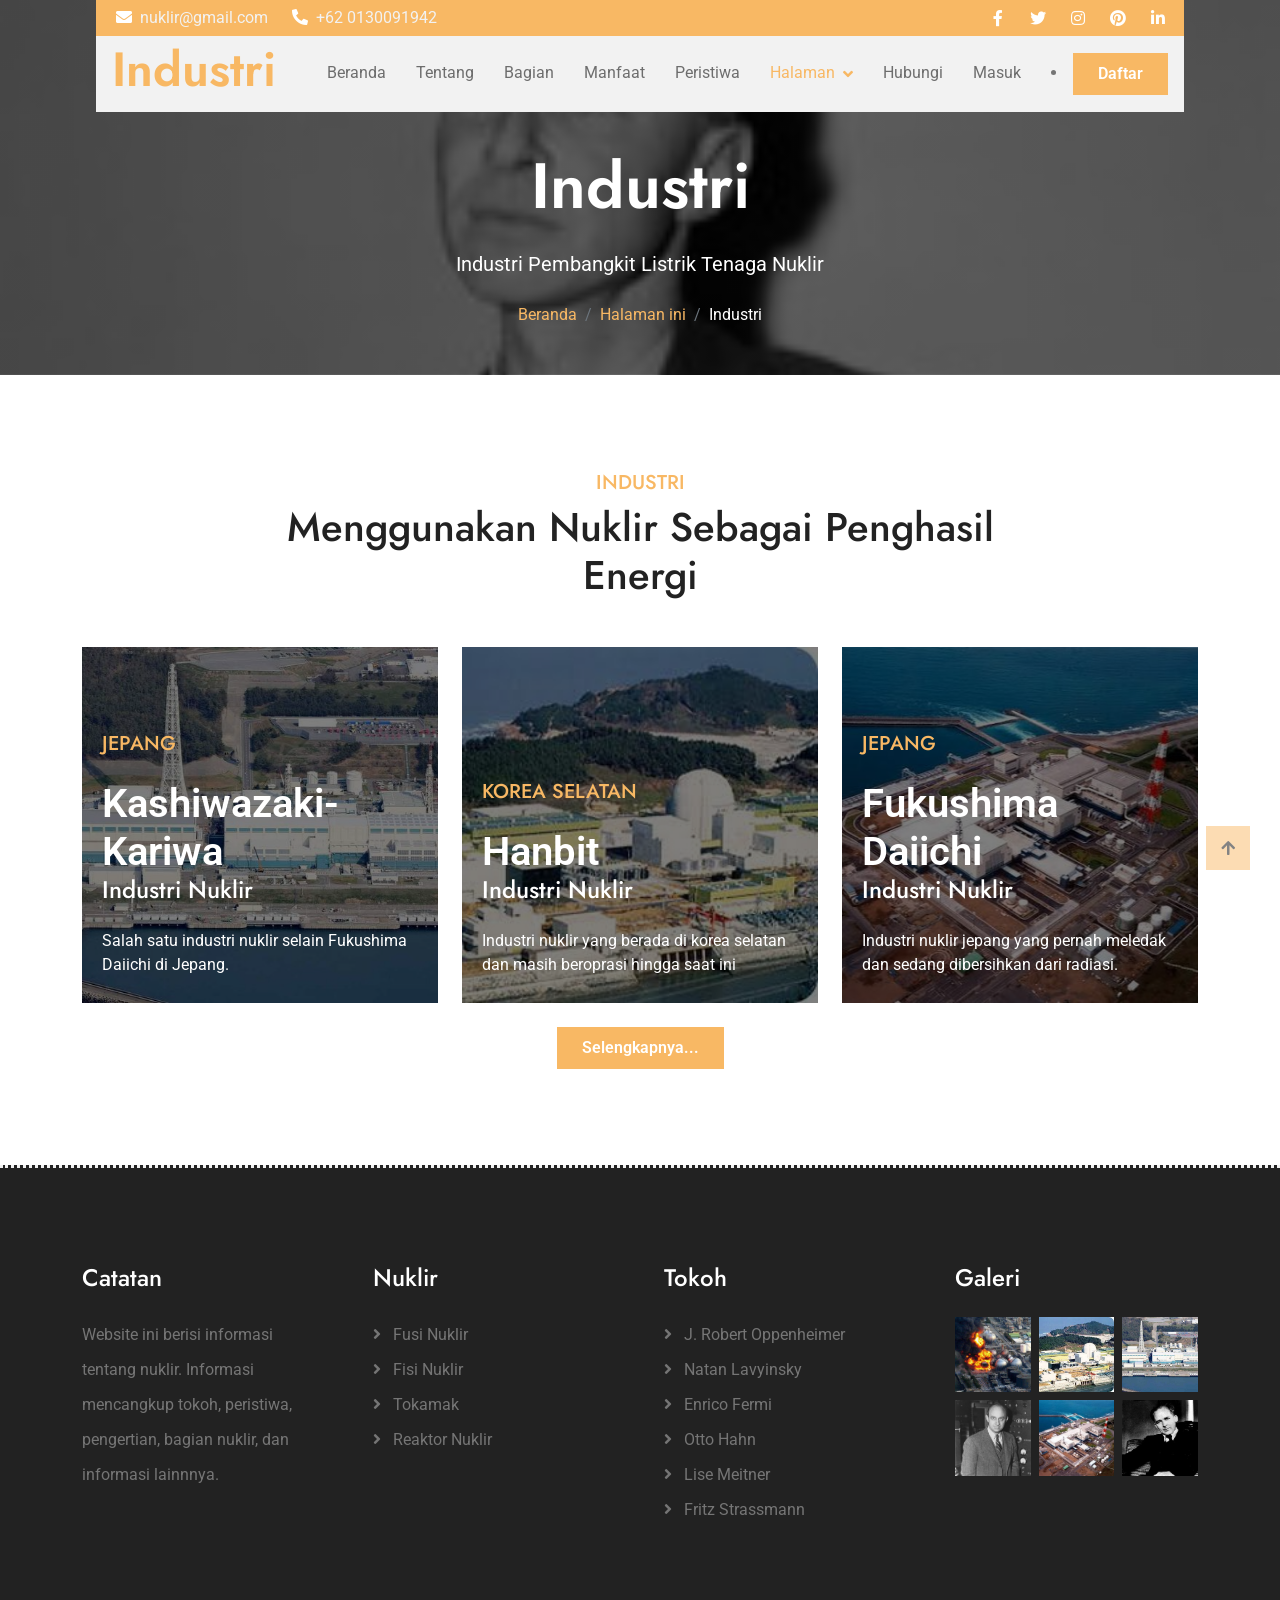
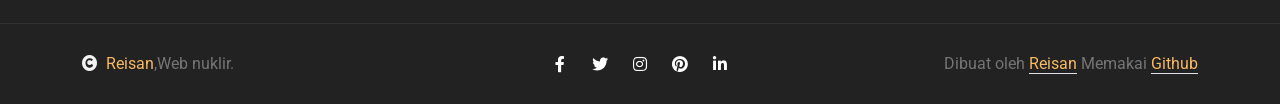
<file: donation.html>
<!DOCTYPE html>
<html lang="en">

    <head>
        <meta charset="utf-8">
        <title>Industri Nuklir</title>
        <meta content="width=device-width, initial-scale=1.0" name="viewport">
        <meta content="" name="keywords">
        <meta content="" name="description">

        <!-- Google Web Fonts -->
        <link rel="preconnect" href="https://fonts.googleapis.com">
        <link rel="preconnect" href="https://fonts.gstatic.com" crossorigin>
        <link href="https://fonts.googleapis.com/css2?family=Jost:wght@500;600&family=Roboto&display=swap" rel="stylesheet"> 

        <!-- Icon Font Stylesheet -->
        <link rel="stylesheet" href="https://use.fontawesome.com/releases/v5.15.4/css/all.css"/>
        <link href="https://cdn.jsdelivr.net/npm/bootstrap-icons@1.4.1/font/bootstrap-icons.css" rel="stylesheet">

        <!-- Libraries Stylesheet -->
        <link href="lib/owlcarousel/assets/owl.carousel.min.css" rel="stylesheet">
        <link href="lib/lightbox/css/lightbox.min.css" rel="stylesheet">


        <!-- Customized Bootstrap Stylesheet -->
        <link href="css/bootstrap.min.css" rel="stylesheet">

        <!-- Template Stylesheet -->
        <link href="css/style.css" rel="stylesheet">
    </head>

    <body>

        <!-- Spinner Start -->
        <div id="spinner" class="show w-100 vh-100 bg-white position-fixed translate-middle top-50 start-50  d-flex align-items-center justify-content-center">
            <div class="spinner-grow text-primary" role="status"></div>
        </div>
        <!-- Spinner End -->


        <!-- Navbar start -->
        <div class="container-fluid fixed-top px-0">
            <div class="container px-0">
                <div class="topbar">
                    <div class="row align-items-center justify-content-center">
                        <div class="col-md-8">
                            <div class="topbar-info d-flex flex-wrap">
                               <a href="#" class="text-light me-4"><i class="fas fa-envelope text-white me-2"></i>nuklir@gmail.com</a>
                                <a href="#" class="text-light"><i class="fas fa-phone-alt text-white me-2"></i>+62 0130091942</a>
                            </div>
                        </div>
                        <div class="col-md-4">
                            <div class="topbar-icon d-flex align-items-center justify-content-end">
                                <a href="#" class="btn-square text-white me-2"><i class="fab fa-facebook-f"></i></a>
                                <a href="#" class="btn-square text-white me-2"><i class="fab fa-twitter"></i></a>
                                <a href="#" class="btn-square text-white me-2"><i class="fab fa-instagram"></i></a>
                                <a href="#" class="btn-square text-white me-2"><i class="fab fa-pinterest"></i></a>
                                <a href="#" class="btn-square text-white me-0"><i class="fab fa-linkedin-in"></i></a>
                            </div>
                        </div>
                    </div>
                </div>
                <nav class="navbar navbar-light bg-light navbar-expand-xl">
                    <a href="index.html" class="navbar-brand ms-3">
                        <h1 class="text-primary display-5">Industri</h1>
                    </a>
                    <button class="navbar-toggler py-2 px-3 me-3" type="button" data-bs-toggle="collapse" data-bs-target="#navbarCollapse">
                        <span class="fa fa-bars text-primary"></span>
                    </button>
                    <div class="collapse navbar-collapse bg-light" id="navbarCollapse">
                        <div class="navbar-nav ms-auto">
                            <a href="index.html" class="nav-item nav-link">Beranda</a>
                            <a href="about.html" class="nav-item nav-link">Tentang</a>
                            <a href="service.html" class="nav-item nav-link">Bagian</a>
                            <a href="causes.html" class="nav-item nav-link">Manfaat</a>
                            <a href="events.html" class="nav-item nav-link">Peristiwa</a>
                            <div class="nav-item dropdown">
                                <a href="#" class="nav-link dropdown-toggle active" data-bs-toggle="dropdown">Halaman</a>
                                <div class="dropdown-menu m-0 bg-secondary rounded-0">
                                    <a href="blog.html" class="dropdown-item">Blog</a>
                                    <a href="gallery.html" class="dropdown-item">Galeri</a>
                                    <a href="volunteer.html" class="dropdown-item">Tokoh</a>
                                    <a href="donation.html" class="dropdown-item active">Industri</a>
                                    
                                </div>
                            </div>
                            <a href="contact.html" class="nav-item nav-link">Hubungi</a>
                       <li id="loginMenu" ><a href="login/login.html" class="nav-item nav-link">Masuk</a></li>
    
                        </div>
                        <div class="d-flex align-items-center flex-nowrap pt-xl-0" style="margin-left: 15px;">
                            <li id="registerMenu"><a href="login/register.html" class="btn-hover-bg btn btn-primary text-white py-2 px-4 me-3">Daftar</a>
							<li id="logoutMenu" style="display: none;"><a href="#" id="authLink" class="btn-hover-bg btn btn-primary text-white py-2 px-4 me-3">Keluar</a>
                        </div>
                    </div>
                </nav>
            </div>
        </div>
        <!-- Navbar End -->

        <!-- Header Start -->
        <div class="container-fluid bg-breadcrumb">
            <div class="container text-center py-5" style="max-width: 900px;">
                <h3 class="text-white display-3 mb-4">Industri</h1>
                <p class="fs-5 text-white mb-4">Industri Pembangkit Listrik Tenaga Nuklir</p>
                <ol class="breadcrumb justify-content-center mb-0">
                    <li class="breadcrumb-item"><a href="index.html">Beranda</a></li>
                    <li class="breadcrumb-item"><a href="#">Halaman ini</a></li>
                    <li class="breadcrumb-item active text-white">Industri</li>
                </ol>    
            </div>
        </div>
        <!-- Header End -->

        <!-- Donation Start -->
        <div class="container-fluid donation py-5">
            <div class="container py-5">
                <div class="text-center mx-auto pb-5" style="max-width: 800px;">
                    <h5 class="text-uppercase text-primary">Industri</h5>
                    <h1 class="mb-0">Menggunakan Nuklir Sebagai Penghasil Energi</h1>
                </div>
                <div class="row g-4">
                    <div class="col-lg-4">
                        <div class="donation-item">
                            <img src="img/galeri b4.jpg" class="img-fluid w-100" alt="Image">
                            <div class="donation-content d-flex flex-column">
                                <h5 class="text-uppercase text-primary mb-4">Jepang</h5>
                                <a href="#" class="btn-hover-color display-6 text-white">Kashiwazaki-Kariwa</a>
                                <h4 class="text-white mb-4">Industri Nuklir</h4>
                                <p class="text-white mb-4">Salah satu industri nuklir selain Fukushima Daiichi di Jepang.</p>
                                <div class="donation-btn d-flex align-items-center justify-content-start">
                                    <a class="btn-hover-bg btn btn-primary text-white py-2 px-4" href="#">Selengkapnya...</a>
                                </div>
                            </div>
                        </div>
                    </div>
                    <div class="col-lg-4">
                        <div class="donation-item">
                            <img src="img/galeri b2.jpg" class="img-fluid w-100" alt="Image">
                            <div class="donation-content d-flex flex-column">
                                <h5 class="text-uppercase text-primary mb-4">Korea Selatan</h5>
                                <a href="#" class="btn-hover-color display-6 text-white">Hanbit</a>
                                <h4 class="text-white mb-4">Industri Nuklir</h4>
                                <p class="text-white mb-4">Industri nuklir yang berada di korea selatan dan masih beroprasi hingga saat ini</p>
                                <div class="donation-btn d-flex align-items-center justify-content-start">
                                    <a class="btn-hover-bg btn btn-primary text-white py-2 px-4" href="#">Selengkapnya...</a>
                                </div>
                            </div>
                        </div>
                    </div>
                    <div class="col-lg-4">
                        <div class="donation-item">
                            <img src="img/galeri b3.jpg" class="img-fluid w-100" alt="Image">
                            <div class="donation-content d-flex flex-column">
                                <h5 class="text-uppercase text-primary mb-4">Jepang</h5>
                                <a href="#" class="btn-hover-color display-6 text-white">Fukushima Daiichi</a>
                                <h4 class="text-white mb-4">Industri Nuklir</h4>
                                <p class="text-white mb-4">Industri nuklir jepang yang pernah meledak dan sedang dibersihkan dari radiasi.</p>
                                <div class="donation-btn d-flex align-items-center justify-content-start">
                                    <a class="btn-hover-bg btn btn-primary text-white py-2 px-4" href="#">Selengkapnya...</a>
                                </div>
                            </div>
                        </div>
                    </div>
                    <div class="col-12">
                        <div class="d-flex align-items-center justify-content-center">
                            <a class="btn-hover-bg btn btn-primary text-white py-2 px-4" href="#">Selengkapnya...</a>
                        </div>
                    </div>
                </div>
            </div>
        </div>
        <!-- Donation End -->


   <!-- Footer Start -->
        <div class="container-fluid footer bg-dark text-body py-5">
            <div class="container py-5">
                <div class="row g-5">
                    <div class="col-md-6 col-lg-6 col-xl-3">
                        <div class="footer-item">
                            <h4 class="mb-4 text-white">Catatan</h4>
                            <p class="mb-4">Website ini berisi informasi tentang nuklir. Informasi mencangkup tokoh, peristiwa, pengertian, bagian nuklir, dan informasi lainnnya. </p>
                            
                        </div>
                    </div>
                    <div class="col-md-6 col-lg-6 col-xl-3">
                        <div class="footer-item d-flex flex-column">
                            <h4 class="mb-4 text-white">Nuklir</h4>
                            <a href="service.html"><i class="fas fa-angle-right me-2"></i> Fusi Nuklir</a>
                            <a href="service.html"><i class="fas fa-angle-right me-2"></i> Fisi Nuklir</a>
                            <a href="service.html"><i class="fas fa-angle-right me-2"></i> Tokamak</a>
                            <a href="service.html"><i class="fas fa-angle-right me-2"></i> Reaktor Nuklir</a>
                            
                        </div>
                    </div>
                    <div class="col-md-6 col-lg-6 col-xl-3">
                        <div class="footer-item d-flex flex-column">
                            <h4 class="mb-4 text-white">Tokoh</h4>
                            <a href="volunteer.html"><i class="fas fa-angle-right me-2"></i> J. Robert Oppenheimer</a>
                            <a href="volunteer.html"><i class="fas fa-angle-right me-2"></i> Natan Lavyinsky</a>
                            <a href="volunteer.html"><i class="fas fa-angle-right me-2"></i> Enrico Fermi</a>
                            <a href="volunteer.html"><i class="fas fa-angle-right me-2"></i> Otto Hahn</a>
                            <a href="volunteer.html"><i class="fas fa-angle-right me-2"></i> Lise Meitner</a>
                            <a href="volunteer.html"><i class="fas fa-angle-right me-2"></i> Fritz Strassmann</a>
                        </div>
                    </div>
                    <div class="col-md-6 col-lg-6 col-xl-3">
                        <div class="footer-item">
                            <h4 class="mb-4 text-white">Galeri</h4>
                            <div class="row g-2">
                                <div class="col-4">
                                    <div class="footer-gallery">
                                        <img src="img/galeri b1.jpg" class="img-fluid w-100" alt="">
                                        <div class="footer-search-icon">
                                            <a href="img/galeri b1.jpg" data-lightbox="footerGallery-1" class="my-auto"><i class="fas fa-search-plus text-white"></i></a>
                                        </div>
                                    </div>
                               </div>
                               <div class="col-4">
                                    <div class="footer-gallery">
                                        <img src="img/galeri b2.jpg" class="img-fluid w-100" alt="">
                                        <div class="footer-search-icon">
                                            <a href="img/galeri b2.jpg" data-lightbox="footerGallery-2" class="my-auto"><i class="fas fa-search-plus text-white"></i></a>
                                        </div>
                                    </div>
                               </div>
                                <div class="col-4">
                                    <div class="footer-gallery">
                                        <img src="img/galeri b4.jpg" class="img-fluid w-100" alt="">
                                        <div class="footer-search-icon">
                                            <a href="img/galeri b4.jpg" data-lightbox="footerGallery-3" class="my-auto"><i class="fas fa-search-plus text-white"></i></a>
                                        </div>
                                    </div>
                               </div>
                                <div class="col-4">
                                    <div class="footer-gallery">
                                        <img src="img/tokoh 4.jpg" class="img-fluid w-100" alt="">
                                        <div class="footer-search-icon">
                                            <a href="img/tokoh 4.jpg" data-lightbox="footerGallery-4" class="my-auto"><i class="fas fa-search-plus text-white"></i></a>
                                        </div>
                                    </div>
                               </div>
                                <div class="col-4">
                                    <div class="footer-gallery">
                                        <img src="img/galeri b3.jpg" class="img-fluid w-100" alt="">
                                        <div class="footer-search-icon">
                                            <a href="img/galeri b3.jpg" data-lightbox="footerGallery-5" class="my-auto"><i class="fas fa-search-plus text-white"></i></a>
                                        </div>
                                    </div>
                               </div>
                               <div class="col-4">
									<div class="footer-gallery">
										<img src="img/tokoh-1.jpg" class="img-fluid w-100" alt="">
                                        <div class="footer-search-icon">
                                            <a href="img/tokoh-1.jpg" data-lightbox="footerGallery-6" class="my-auto"><i class="fas fa-search-plus text-white"></i></a>
                                        </div>
									</div>
								</div>
                            </div>
                        </div>
                    </div>
                </div>
            </div>
        </div>
        <!-- Footer End -->
        

        <!-- Copyright Start -->
        <div class="container-fluid copyright py-4">
            <div class="container">
                <div class="row g-4 align-items-center">
                    <div class="col-md-4 text-center text-md-start mb-md-0">
                        <span class="text-body"><a href="#"><i class="fas fa-copyright text-light me-2"></i>Reisan</a>,Web nuklir.</span>
                    </div>
                    <div class="col-md-4 text-center">
                        <div class="d-flex align-items-center justify-content-center">
                            <a href="#" class="btn-hover-color btn-square text-white me-2"><i class="fab fa-facebook-f"></i></a>
                            <a href="#" class="btn-hover-color btn-square text-white me-2"><i class="fab fa-twitter"></i></a>
                            <a href="#" class="btn-hover-color btn-square text-white me-2"><i class="fab fa-instagram"></i></a>
                            <a href="#" class="btn-hover-color btn-square text-white me-2"><i class="fab fa-pinterest"></i></a>
                            <a href="#" class="btn-hover-color btn-square text-white me-0"><i class="fab fa-linkedin-in"></i></a>
                        </div>
                    </div>
                    <div class="col-md-4 text-center text-md-end text-body">
                        <!--/*** This template is free as long as you keep the below author’s credit link/attribution link/backlink. ***/-->
                        <!--/*** If you'd like to use the template without the below author’s credit link/attribution link/backlink, ***/-->
                        <!--/*** you can purchase the Credit Removal License from "https://htmlcodex.com/credit-removal". ***/-->
                       Dibuat oleh <a class="border-bottom"index.html>Reisan</a> Memakai <a class="border-bottom">Github</a>
                    </div>
                </div>
            </div>
        </div>
        <!-- Copyright End -->


        <!-- Back to Top -->
        <a href="#" class="btn btn-primary btn-primary-outline-0 btn-md-square back-to-top"><i class="fa fa-arrow-up"></i></a>   

        
        <!-- JavaScript Libraries -->
        <script src="https://ajax.googleapis.com/ajax/libs/jquery/3.6.4/jquery.min.js"></script>
        <script src="https://cdn.jsdelivr.net/npm/bootstrap@5.0.0/dist/js/bootstrap.bundle.min.js"></script>
        <script src="lib/easing/easing.min.js"></script>
        <script src="lib/waypoints/waypoints.min.js"></script>
        <script src="lib/counterup/counterup.min.js"></script>
        <script src="lib/owlcarousel/owl.carousel.min.js"></script>
        <script src="lib/lightbox/js/lightbox.min.js"></script>
        

        <!-- Template Javascript -->
        <script src="js/main.js"></script>
		<script src="login/js/welcome.js"></script>
<script>
    
    const loginMenu = document.getElementById("loginMenu");
    const registerMenu = document.getElementById("registerMenu");
    const logoutMenu = document.getElementById("logoutMenu");
    const authLink = document.getElementById("authLink");

    
    const isLoggedIn = localStorage.getItem("username");

    if (isLoggedIn) {
        
        loginMenu.style.display = "none";    
        registerMenu.style.display = "none"; 
        logoutMenu.style.display = "block";  

        authLink.href = "../index.html";
        loginMenu.href ="../index.html";
        registerMenu.href="../index.html";
        
        authLink.addEventListener("click", function(e) {
            e.preventDefault(); 
            
            localStorage.removeItem("username");
            alert("Kamu berhasil keluar!");

            window.location.reload();
            
            
             
        });

    }
        </script>
    </body>

</html>
</file>
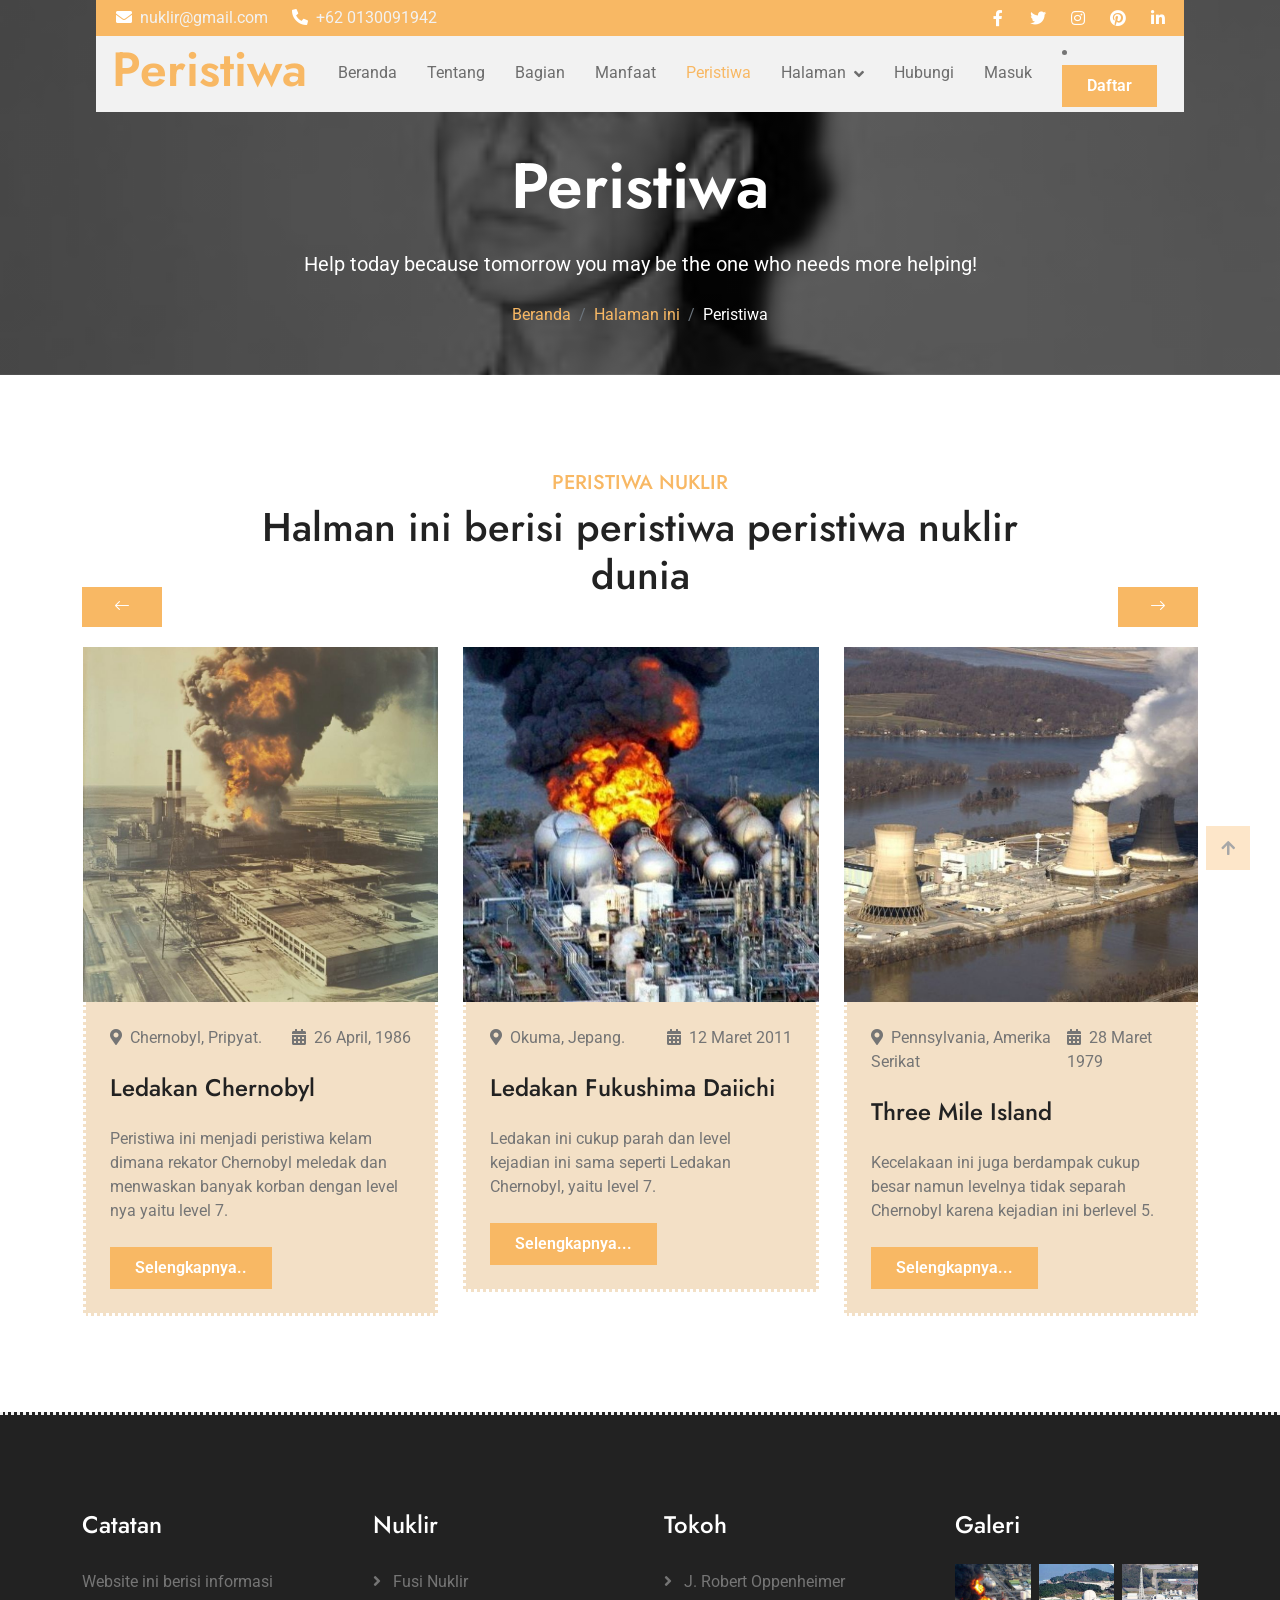
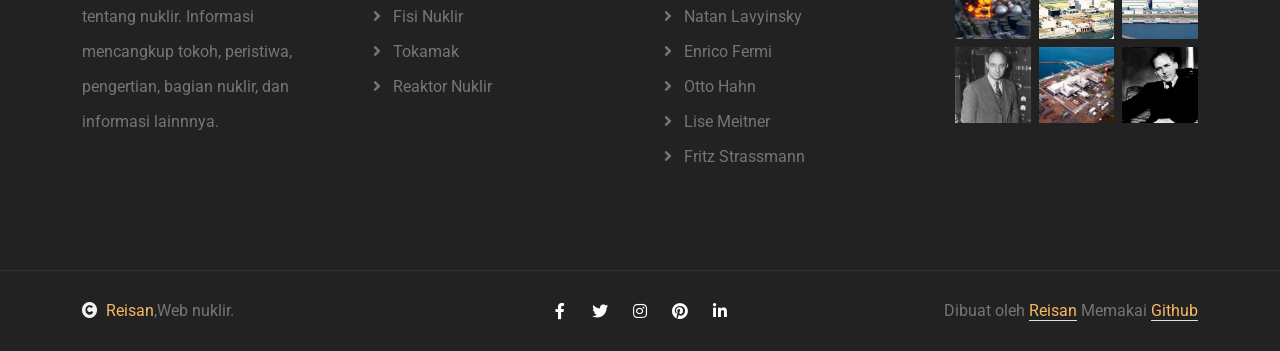
<file: events.html>
<!DOCTYPE html>
<html lang="en">

    <head>
        <meta charset="utf-8">
        <title>Reisan-Peristiwa Nuklir</title>
        <meta content="width=device-width, initial-scale=1.0" name="viewport">
        <meta content="" name="keywords">
        <meta content="" name="description">

        <!-- Google Web Fonts -->
        <link rel="preconnect" href="https://fonts.googleapis.com">
        <link rel="preconnect" href="https://fonts.gstatic.com" crossorigin>
        <link href="https://fonts.googleapis.com/css2?family=Jost:wght@500;600&family=Roboto&display=swap" rel="stylesheet"> 

        <!-- Icon Font Stylesheet -->
        <link rel="stylesheet" href="https://use.fontawesome.com/releases/v5.15.4/css/all.css"/>
        <link href="https://cdn.jsdelivr.net/npm/bootstrap-icons@1.4.1/font/bootstrap-icons.css" rel="stylesheet">

        <!-- Libraries Stylesheet -->
        <link href="lib/owlcarousel/assets/owl.carousel.min.css" rel="stylesheet">
        <link href="lib/lightbox/css/lightbox.min.css" rel="stylesheet">


        <!-- Customized Bootstrap Stylesheet -->
        <link href="css/bootstrap.min.css" rel="stylesheet">

        <!-- Template Stylesheet -->
        <link href="css/style.css" rel="stylesheet">
    </head>

    <body>

        <!-- Spinner Start -->
        <div id="spinner" class="show w-100 vh-100 bg-white position-fixed translate-middle top-50 start-50  d-flex align-items-center justify-content-center">
            <div class="spinner-grow text-primary" role="status"></div>
        </div>
        <!-- Spinner End -->


        <!-- Navbar start -->
        <div class="container-fluid fixed-top px-0">
            <div class="container px-0">
                <div class="topbar">
                    <div class="row align-items-center justify-content-center">
                        <div class="col-md-8">
                            <div class="topbar-info d-flex flex-wrap">
                                <a href="#" class="text-light me-4"><i class="fas fa-envelope text-white me-2"></i>nuklir@gmail.com</a>
                                <a href="#" class="text-light"><i class="fas fa-phone-alt text-white me-2"></i>+62 0130091942</a>
                            </div>
                        </div>
                        <div class="col-md-4">
                            <div class="topbar-icon d-flex align-items-center justify-content-end">
                                <a href="#" class="btn-square text-white me-2"><i class="fab fa-facebook-f"></i></a>
                                <a href="#" class="btn-square text-white me-2"><i class="fab fa-twitter"></i></a>
                                <a href="#" class="btn-square text-white me-2"><i class="fab fa-instagram"></i></a>
                                <a href="#" class="btn-square text-white me-2"><i class="fab fa-pinterest"></i></a>
                                <a href="#" class="btn-square text-white me-0"><i class="fab fa-linkedin-in"></i></a>
                            </div>
                        </div>
                    </div>
                </div>
                <nav class="navbar navbar-light bg-light navbar-expand-xl">
                    <a href="index.html" class="navbar-brand ms-3">
                        <h1 class="text-primary display-5">Peristiwa</h1>
                    </a>
                    <button class="navbar-toggler py-2 px-3 me-3" type="button" data-bs-toggle="collapse" data-bs-target="#navbarCollapse">
                        <span class="fa fa-bars text-primary"></span>
                    </button>
                    <div class="collapse navbar-collapse bg-light" id="navbarCollapse">
                        <div class="navbar-nav ms-auto">
                        <a href="index.html" class="nav-item nav-link">Beranda</a>
                            <a href="about.html" class="nav-item nav-link">Tentang</a>
                            <a href="service.html" class="nav-item nav-link">Bagian</a>
                            <a href="causes.html" class="nav-item nav-link">Manfaat</a>
                            <a href="events.html" class="nav-item nav-link active">Peristiwa</a>
                            <div class="nav-item dropdown">
                                <a href="#" class="nav-link dropdown-toggle" data-bs-toggle="dropdown">Halaman</a>
                                <div class="dropdown-menu m-0 bg-secondary rounded-0">
                                    <a href="blog.html" class="dropdown-item">Blog</a>
                                    <a href="gallery.html" class="dropdown-item">Galeri</a>
                                    <a href="volunteer.html" class="dropdown-item">Tokoh</a>
                                    <a href="donation.html" class="dropdown-item">Industri</a>
                                  
                                </div>
                            </div>
                            <a href="contact.html" class="nav-item nav-link">Hubungi</a>
							<li id="loginMenu" ><a href="login/login.html" class="nav-item nav-link">Masuk</a></li>
    
                        </div>
                        <div class="d-flex align-items-center flex-nowrap pt-xl-0" style="margin-left: 15px;">
                            <li id="registerMenu"><a href="login/register.html" class="btn-hover-bg btn btn-primary text-white py-2 px-4 me-3">Daftar</a>
							<li id="logoutMenu" style="display: none;"><a href="#" id="authLink" class="btn-hover-bg btn btn-primary text-white py-2 px-4 me-3">Keluar</a>
                        </div>  
					</div>
					
                </nav>
            </div>
        </div>
        <!-- Navbar End -->

        <!-- Header Start -->
        <div class="container-fluid bg-breadcrumb">
            <div class="container text-center py-5" style="max-width: 900px;">
                <h3 class="text-white display-3 mb-4">Peristiwa</h1>
                <p class="fs-5 text-white mb-4">Help today because tomorrow you may be the one who needs more helping!</p>
                <ol class="breadcrumb justify-content-center mb-0">
                    <li class="breadcrumb-item"><a href="index.html">Beranda</a></li>
                    <li class="breadcrumb-item"><a href="#">Halaman ini</a></li>
                    <li class="breadcrumb-item active text-white">Peristiwa</li>
                </ol>    
            </div>
        </div>
        <!-- Header End -->

        <!-- Events Start -->
        <div class="container-fluid event py-5">
            <div class="container py-5">
                <div class="text-center mx-auto mb-5" style="max-width: 800px;">
                    <h5 class="text-uppercase text-primary">Peristiwa Nuklir</h5>
                    <h1 class="mb-0">Halman ini berisi peristiwa peristiwa nuklir dunia</h1>
                </div>
                <div class="event-carousel owl-carousel">
                    <div class="event-item">
                        <img src="img/peristiwa 1.jpg" class="img-fluid w-100" alt="Image">
                        <div class="event-content p-4">
                            <div class="d-flex justify-content-between mb-4">
                                <span class="text-body"><i class="fas fa-map-marker-alt me-2"></i>Chernobyl, Pripyat.</span>
                                <span class="text-body"><i class="fas fa-calendar-alt me-2"></i>26 April, 1986</span>
                            </div>
                            <h4 class="mb-4">Ledakan Chernobyl</h4>
                            <p class="mb-4">Peristiwa ini menjadi peristiwa kelam dimana rekator Chernobyl meledak dan menwaskan banyak korban dengan level nya yaitu level 7.</p>
                            <a class="btn-hover-bg btn btn-primary text-white py-2 px-4" href="#">Selengkapnya..</a>
                        </div>
                    </div>
                    <div class="event-item">
                        <img src="img/peristiwa 2.jpg" class="img-fluid w-100" alt="Image">
                        <div class="event-content p-4">
                            <div class="d-flex justify-content-between mb-4">
                                <span class="text-body"><i class="fas fa-map-marker-alt me-2"></i>Okuma, Jepang.</span>
                                <span class="text-body"><i class="fas fa-calendar-alt me-2"></i>12 Maret 2011</span>
                            </div>
                            <h4 class="mb-4">Ledakan Fukushima Daiichi</h4>
                            <p class="mb-4">Ledakan ini cukup parah dan level kejadian ini sama seperti Ledakan Chernobyl, yaitu level 7.</p>
                            <a class="btn-hover-bg btn btn-primary text-white py-2 px-4" href="#">Selengkapnya...</a>
                        </div>
                    </div>
                    <div class="event-item">
                        <img src="img/peristiwa 3.jpg" class="img-fluid w-100" alt="Image">
                        <div class="event-content p-4">
                            <div class="d-flex justify-content-between mb-4">
                                <span class="text-body"><i class="fas fa-map-marker-alt me-2"></i>Pennsylvania, Amerika Serikat </span>
                                <span class="text-body"><i class="fas fa-calendar-alt me-2"></i>28 Maret 1979</span>
                            </div>
                            <h4 class="mb-4">Three Mile Island</h4>
                            <p class="mb-4">Kecelakaan ini juga berdampak cukup besar namun levelnya tidak separah Chernobyl karena kejadian ini berlevel 5.</p>
                            <a class="btn-hover-bg btn btn-primary text-white py-2 px-4" href="#">Selengkapnya...</a>
                        </div>
                    </div>
                    <div class="event-item">
                        <img src="img/peristiwa 4.jpg" class="img-fluid w-100" alt="Image">
                        <div class="event-content p-4">
                            <div class="d-flex justify-content-between mb-4">
                                <span class="text-body"><i class="fas fa-map-marker-alt me-2"></i>Nagasaki, Jepang </span>
                                <span class="text-body"><i class="fas fa-calendar-alt me-2"></i>9 Agustus 1945</span>
                            </div>
                            <h4 class="mb-4">Pengeboman Nagasaki</h4>
                            <p class="mb-4">Banyak korban tewas dan mengalami luka parah akibat peristiwa ini.</p>
                            <a class="btn-hover-bg btn btn-primary text-white py-2 px-4" href="#">Selengkapnya...</a>
                        </div>
                    </div>
                </div>
            </div>
        </div>
        <!-- Events End -->


      <!-- Footer Start -->
        <div class="container-fluid footer bg-dark text-body py-5">
            <div class="container py-5">
                <div class="row g-5">
                    <div class="col-md-6 col-lg-6 col-xl-3">
                        <div class="footer-item">
                            <h4 class="mb-4 text-white">Catatan</h4>
                            <p class="mb-4">Website ini berisi informasi tentang nuklir. Informasi mencangkup tokoh, peristiwa, pengertian, bagian nuklir, dan informasi lainnnya. </p>
                            
                        </div>
                    </div>
                    <div class="col-md-6 col-lg-6 col-xl-3">
                        <div class="footer-item d-flex flex-column">
                            <h4 class="mb-4 text-white">Nuklir</h4>
                            <a href="service.html"><i class="fas fa-angle-right me-2"></i> Fusi Nuklir</a>
                            <a href="service.html"><i class="fas fa-angle-right me-2"></i> Fisi Nuklir</a>
                            <a href="service.html"><i class="fas fa-angle-right me-2"></i> Tokamak</a>
                            <a href="service.html"><i class="fas fa-angle-right me-2"></i> Reaktor Nuklir</a>
                            
                        </div>
                    </div>
                    <div class="col-md-6 col-lg-6 col-xl-3">
                        <div class="footer-item d-flex flex-column">
                            <h4 class="mb-4 text-white">Tokoh</h4>
                            <a href="volunteer.html"><i class="fas fa-angle-right me-2"></i> J. Robert Oppenheimer</a>
                            <a href="volunteer.html"><i class="fas fa-angle-right me-2"></i> Natan Lavyinsky</a>
                            <a href="volunteer.html"><i class="fas fa-angle-right me-2"></i> Enrico Fermi</a>
                            <a href="volunteer.html"><i class="fas fa-angle-right me-2"></i> Otto Hahn</a>
                            <a href="volunteer.html"><i class="fas fa-angle-right me-2"></i> Lise Meitner</a>
                            <a href="volunteer.html"><i class="fas fa-angle-right me-2"></i> Fritz Strassmann</a>
                        </div>
                    </div>
                    <div class="col-md-6 col-lg-6 col-xl-3">
                        <div class="footer-item">
                            <h4 class="mb-4 text-white">Galeri</h4>
                            <div class="row g-2">
                                <div class="col-4">
                                    <div class="footer-gallery">
                                        <img src="img/galeri b1.jpg" class="img-fluid w-100" alt="">
                                        <div class="footer-search-icon">
                                            <a href="img/galeri b1.jpg" data-lightbox="footerGallery-1" class="my-auto"><i class="fas fa-search-plus text-white"></i></a>
                                        </div>
                                    </div>
                               </div>
                               <div class="col-4">
                                    <div class="footer-gallery">
                                        <img src="img/galeri b2.jpg" class="img-fluid w-100" alt="">
                                        <div class="footer-search-icon">
                                            <a href="img/galeri b2.jpg" data-lightbox="footerGallery-2" class="my-auto"><i class="fas fa-search-plus text-white"></i></a>
                                        </div>
                                    </div>
                               </div>
                                <div class="col-4">
                                    <div class="footer-gallery">
                                        <img src="img/galeri b4.jpg" class="img-fluid w-100" alt="">
                                        <div class="footer-search-icon">
                                            <a href="img/galeri b4.jpg" data-lightbox="footerGallery-3" class="my-auto"><i class="fas fa-search-plus text-white"></i></a>
                                        </div>
                                    </div>
                               </div>
                                <div class="col-4">
                                    <div class="footer-gallery">
                                        <img src="img/tokoh 4.jpg" class="img-fluid w-100" alt="">
                                        <div class="footer-search-icon">
                                            <a href="img/tokoh 4.jpg" data-lightbox="footerGallery-4" class="my-auto"><i class="fas fa-search-plus text-white"></i></a>
                                        </div>
                                    </div>
                               </div>
                                <div class="col-4">
                                    <div class="footer-gallery">
                                        <img src="img/galeri b3.jpg" class="img-fluid w-100" alt="">
                                        <div class="footer-search-icon">
                                            <a href="img/galeri b3.jpg" data-lightbox="footerGallery-5" class="my-auto"><i class="fas fa-search-plus text-white"></i></a>
                                        </div>
                                    </div>
                               </div>
                               <div class="col-4">
									<div class="footer-gallery">
										<img src="img/tokoh-1.jpg" class="img-fluid w-100" alt="">
                                        <div class="footer-search-icon">
                                            <a href="img/tokoh-1.jpg" data-lightbox="footerGallery-6" class="my-auto"><i class="fas fa-search-plus text-white"></i></a>
                                        </div>
									</div>
								</div>
                            </div>
                        </div>
                    </div>
                </div>
            </div>
        </div>
        <!-- Footer End -->
        

        <!-- Copyright Start -->
        <div class="container-fluid copyright py-4">
            <div class="container">
                <div class="row g-4 align-items-center">
                    <div class="col-md-4 text-center text-md-start mb-md-0">
                        <span class="text-body"><a href="#"><i class="fas fa-copyright text-light me-2"></i>Reisan</a>,Web nuklir.</span>
                    </div>
                    <div class="col-md-4 text-center">
                        <div class="d-flex align-items-center justify-content-center">
                            <a href="#" class="btn-hover-color btn-square text-white me-2"><i class="fab fa-facebook-f"></i></a>
                            <a href="#" class="btn-hover-color btn-square text-white me-2"><i class="fab fa-twitter"></i></a>
                            <a href="#" class="btn-hover-color btn-square text-white me-2"><i class="fab fa-instagram"></i></a>
                            <a href="#" class="btn-hover-color btn-square text-white me-2"><i class="fab fa-pinterest"></i></a>
                            <a href="#" class="btn-hover-color btn-square text-white me-0"><i class="fab fa-linkedin-in"></i></a>
                        </div>
                    </div>
                    <div class="col-md-4 text-center text-md-end text-body">
                        <!--/*** This template is free as long as you keep the below author’s credit link/attribution link/backlink. ***/-->
                        <!--/*** If you'd like to use the template without the below author’s credit link/attribution link/backlink, ***/-->
                        <!--/*** you can purchase the Credit Removal License from "https://htmlcodex.com/credit-removal". ***/-->
                       Dibuat oleh <a class="border-bottom"index.html>Reisan</a> Memakai <a class="border-bottom">Github</a>
                    </div>
                </div>
            </div>
        </div>
        <!-- Copyright End -->


        <!-- Back to Top -->
        <a href="#" class="btn btn-primary btn-primary-outline-0 btn-md-square back-to-top"><i class="fa fa-arrow-up"></i></a>   

        
        <!-- JavaScript Libraries -->
        <script src="https://ajax.googleapis.com/ajax/libs/jquery/3.6.4/jquery.min.js"></script>
        <script src="https://cdn.jsdelivr.net/npm/bootstrap@5.0.0/dist/js/bootstrap.bundle.min.js"></script>
        <script src="lib/easing/easing.min.js"></script>
        <script src="lib/waypoints/waypoints.min.js"></script>
        <script src="lib/counterup/counterup.min.js"></script>
        <script src="lib/owlcarousel/owl.carousel.min.js"></script>
        <script src="lib/lightbox/js/lightbox.min.js"></script>
        

        <!-- Template Javascript -->
        <script src="js/main.js"></script>
		<script src="login/js/welcome.js"></script>
<script>
    
    const loginMenu = document.getElementById("loginMenu");
    const registerMenu = document.getElementById("registerMenu");
    const logoutMenu = document.getElementById("logoutMenu");
    const authLink = document.getElementById("authLink");

    
    const isLoggedIn = localStorage.getItem("username");

    if (isLoggedIn) {
        
        loginMenu.style.display = "none";    
        registerMenu.style.display = "none"; 
        logoutMenu.style.display = "block";  

        authLink.href = "../index.html";
        loginMenu.href ="../index.html";
        registerMenu.href="../index.html";
        
        authLink.addEventListener("click", function(e) {
            e.preventDefault(); 
            
            localStorage.removeItem("username");
            alert("Kamu berhasil keluar!");

            window.location.reload();
            
            
             
        });

    }
        </script>
    </body>

</html>
</file>
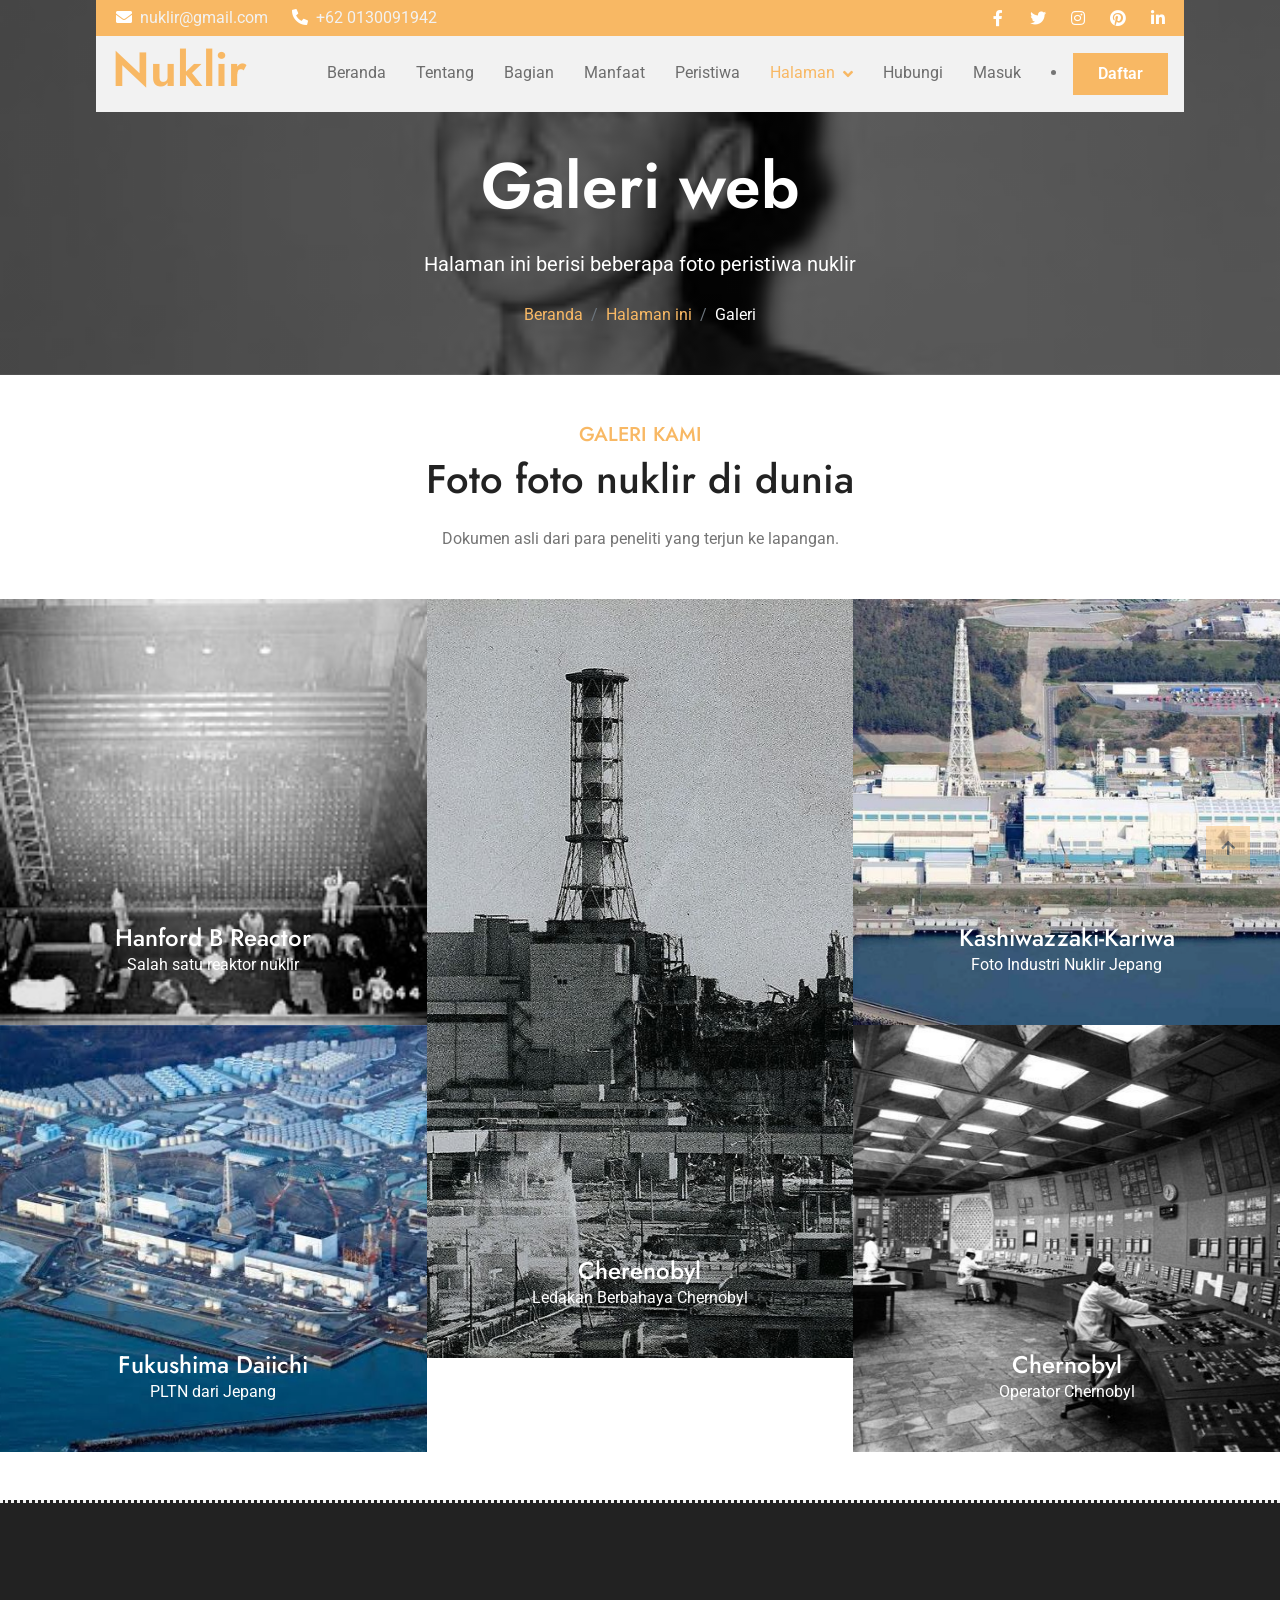
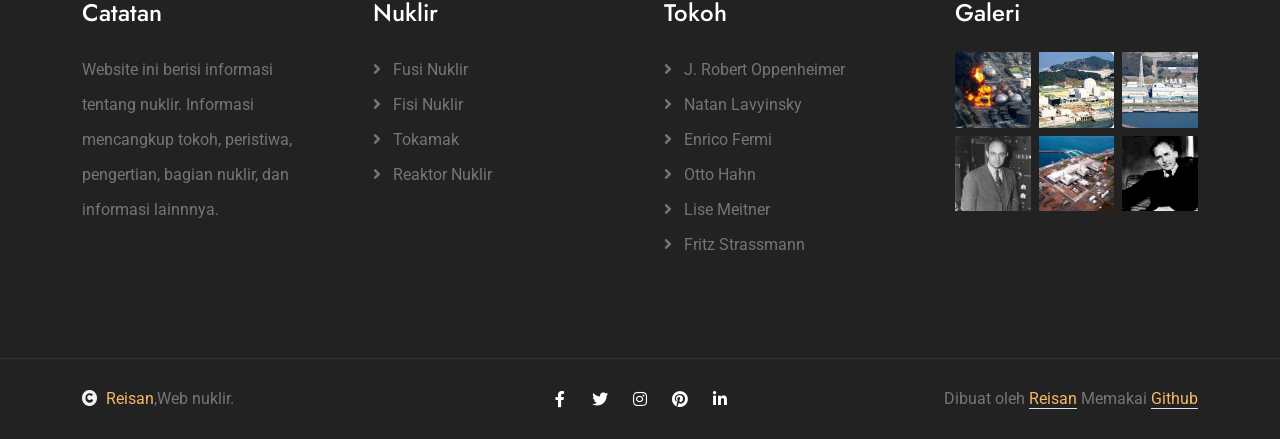
<file: gallery.html>
<!DOCTYPE html>
<html lang="en">

    <head>
        <meta charset="utf-8">
        <title>Galeri Website</title>
        <meta content="width=device-width, initial-scale=1.0" name="viewport">
        <meta content="" name="keywords">
        <meta content="" name="description">

        <!-- Google Web Fonts -->
        <link rel="preconnect" href="https://fonts.googleapis.com">
        <link rel="preconnect" href="https://fonts.gstatic.com" crossorigin>
        <link href="https://fonts.googleapis.com/css2?family=Jost:wght@500;600&family=Roboto&display=swap" rel="stylesheet"> 

        <!-- Icon Font Stylesheet -->
        <link rel="stylesheet" href="https://use.fontawesome.com/releases/v5.15.4/css/all.css"/>
        <link href="https://cdn.jsdelivr.net/npm/bootstrap-icons@1.4.1/font/bootstrap-icons.css" rel="stylesheet">

        <!-- Libraries Stylesheet -->
        <link href="lib/owlcarousel/assets/owl.carousel.min.css" rel="stylesheet">
        <link href="lib/lightbox/css/lightbox.min.css" rel="stylesheet">


        <!-- Customized Bootstrap Stylesheet -->
        <link href="css/bootstrap.min.css" rel="stylesheet">

        <!-- Template Stylesheet -->
        <link href="css/style.css" rel="stylesheet">
    </head>

    <body>

        <!-- Spinner Start -->
        <div id="spinner" class="show w-100 vh-100 bg-white position-fixed translate-middle top-50 start-50  d-flex align-items-center justify-content-center">
            <div class="spinner-grow text-primary" role="status"></div>
        </div>
        <!-- Spinner End -->


        <!-- Navbar start -->
        <div class="container-fluid fixed-top px-0">
            <div class="container px-0">
                <div class="topbar">
                    <div class="row align-items-center justify-content-center">
                        <div class="col-md-8">
                            <div class="topbar-info d-flex flex-wrap">
                                <a href="#" class="text-light me-4"><i class="fas fa-envelope text-white me-2"></i>nuklir@gmail.com</a>
                                <a href="#" class="text-light"><i class="fas fa-phone-alt text-white me-2"></i>+62 0130091942</a>
                            </div>
                        </div>
                        <div class="col-md-4">
                            <div class="topbar-icon d-flex align-items-center justify-content-end">
                                <a href="#" class="btn-square text-white me-2"><i class="fab fa-facebook-f"></i></a>
                                <a href="#" class="btn-square text-white me-2"><i class="fab fa-twitter"></i></a>
                                <a href="#" class="btn-square text-white me-2"><i class="fab fa-instagram"></i></a>
                                <a href="#" class="btn-square text-white me-2"><i class="fab fa-pinterest"></i></a>
                                <a href="#" class="btn-square text-white me-0"><i class="fab fa-linkedin-in"></i></a>
                            </div>
                        </div>
                    </div>
                </div>
                <nav class="navbar navbar-light bg-light navbar-expand-xl">
                    <a href="index.html" class="navbar-brand ms-3">
                        <h1 class="text-primary display-5">Nuklir</h1>
                    </a>
                    <button class="navbar-toggler py-2 px-3 me-3" type="button" data-bs-toggle="collapse" data-bs-target="#navbarCollapse">
                        <span class="fa fa-bars text-primary"></span>
                    </button>
                    <div class="collapse navbar-collapse bg-light" id="navbarCollapse">
                        <div class="navbar-nav ms-auto">
                             <a href="index.html" class="nav-item nav-link">Beranda</a>
                            <a href="about.html" class="nav-item nav-link">Tentang</a>
                            <a href="service.html" class="nav-item nav-link">Bagian</a>
                            <a href="causes.html" class="nav-item nav-link">Manfaat</a>
                            <a href="events.html" class="nav-item nav-link">Peristiwa</a>
                            <div class="nav-item dropdown">
                                <a href="#" class="nav-link dropdown-toggle active" data-bs-toggle="dropdown">Halaman</a>
                                <div class="dropdown-menu m-0 bg-secondary rounded-0">
                                    <a href="blog.html" class="dropdown-item">Blog</a>
                                    <a href="gallery.html" class="dropdown-item active">Galeri</a>
                                    <a href="volunteer.html" class="dropdown-item">Tokoh</a>
                                    <a href="donation.html" class="dropdown-item">Industri</a>
                                   
                                </div>
                            </div>
                            <a href="contact.html" class="nav-item nav-link">Hubungi</a>
							 <li id="loginMenu" ><a href="login/login.html" class="nav-item nav-link">Masuk</a></li>
    
                        </div>
                        <div class="d-flex align-items-center flex-nowrap pt-xl-0" style="margin-left: 15px;">
                            <li id="registerMenu"><a href="login/register.html" class="btn-hover-bg btn btn-primary text-white py-2 px-4 me-3">Daftar</a>
							<li id="logoutMenu" style="display: none;"><a href="#" id="authLink" class="btn-hover-bg btn btn-primary text-white py-2 px-4 me-3">Keluar</a>
                        </div>
                    </div>
                </nav>
            </div>
        </div>
        <!-- Navbar End -->

        <!-- Header Start -->
        <div class="container-fluid bg-breadcrumb">
            <div class="container text-center py-5" style="max-width: 900px;">
                <h3 class="text-white display-3 mb-4">Galeri web</h1>
                <p class="fs-5 text-white mb-4">Halaman ini berisi beberapa foto peristiwa nuklir</p>
                <ol class="breadcrumb justify-content-center mb-0">
                    <li class="breadcrumb-item"><a href="index.html">Beranda</a></li>
                    <li class="breadcrumb-item"><a href="#">Halaman ini</a></li>
                    <li class="breadcrumb-item active text-white">Galeri</li>
                </ol>    
            </div>
        </div>
        <!-- Header End -->

            <!-- Gallery Start -->
        <div class="container-fluid gallery py-5 px-0">
            <div class="text-center mx-auto pb-5" style="max-width: 800px;">
                <h5 class="text-uppercase text-primary">Galeri kami</h5>
                <h1 class="mb-4">Foto foto nuklir di dunia</h1>
                <p class="mb-0">Dokumen asli dari para peneliti yang terjun ke lapangan.</p>
            </div>
            <div class="row g-0">
                <div class="col-lg-4">
                    <div class="gallery-item">
                        <img src="img/galeri 2.jpg" class="img-fluid w-100" alt="">
                        <div class="search-icon">
                            <a href="img/galeri 2.jpg" data-lightbox="gallery-2" class="my-auto"><i class="fas fa-search-plus btn-hover-color bg-white text-primary p-3"></i></a>
                        </div>
                        <div class="gallery-content">
                            <div class="gallery-inner pb-5">
                                <a href="#" class="h4 text-white">Hanford B Reactor</a>
                                <a href="#" class="text-white"><p class="mb-0">Salah satu reaktor nuklir</p></a>
                            </div>
                        </div>
                    </div>
                    <div class="gallery-item">
                        <img src="img/galeri 3.jpg" class="img-fluid w-100" alt="">
                        <div class="search-icon">
                            <a href="img/galeri 3.jpg" data-lightbox="gallery-3" class="my-auto"><i class="fas fa-search-plus btn-hover-color bg-white text-primary p-3"></i></a>
                        </div>
                        <div class="gallery-content">
                            <div class="gallery-inner pb-5">
                                <a href="#" class="h4 text-white">Fukushima Daiichi</a>
                                <a href="#" class="text-white"><p class="mb-0">PLTN dari Jepang</p></a>
                            </div>
                        </div>
                    </div>
                </div>
                <div class="col-lg-4">
                    <div class="gallery-item">
                        <img src="img/galeri 1.jpg" class="img-fluid w-100" alt="">
                        <div class="search-icon">
                            <a href="img/galeri 1.jpg" data-lightbox="gallery-1" class="my-auto"><i class="fas fa-search-plus btn-hover-color bg-white text-primary p-3"></i></a>
                        </div>
                        <div class="gallery-content">
                            <div class="gallery-inner pb-5">
                                <a href="#" class="h4 text-white">Cherenobyl</a>
                                <a href="#" class="text-white"><p class="mb-0">Ledakan Berbahaya Chernobyl</p></a>
                            </div>
                        </div>
                    </div>
                </div>
                <div class="col-lg-4">
                    <div class="gallery-item">
                        <img src="img/galeri b4.jpg" class="img-fluid w-100" alt="">
                        <div class="search-icon">
                            <a href="img/galeri b4.jpg" data-lightbox="gallery-4" class="my-auto"><i class="fas fa-search-plus btn-hover-color bg-white text-primary p-3"></i></a>
                        </div>
                        <div class="gallery-content">
                            <div class="gallery-inner pb-5">
                                <a href="#" class="h4 text-white">Kashiwazzaki-Kariwa</a>
                                <a href="#" class="text-white"><p class="mb-0">Foto Industri Nuklir Jepang</p></a>
                            </div>
                        </div>
                    </div>
                    <div class="gallery-item">
                        <img src="img/galeri 5.jpg" class="img-fluid w-100" alt="">
                        <div class="search-icon">
                            <a href="img/galeri 5.jpg" data-lightbox="gallery-5" class="my-auto"><i class="fas fa-search-plus btn-hover-color bg-white text-primary p-3"></i></a>
                        </div>
                        <div class="gallery-content">
                            <div class="gallery-inner pb-5">
                                <a href="#" class="h4 text-white">Chernobyl</a>
                                <a href="#" class="text-white"><p class="mb-0">Operator Chernobyl</p></a>
                            </div>
                        </div>
                    </div>
                </div>
            </div>
        </div>
        <!-- Gallery End -->


        <!-- Footer Start -->
        <div class="container-fluid footer bg-dark text-body py-5">
            <div class="container py-5">
                <div class="row g-5">
                    <div class="col-md-6 col-lg-6 col-xl-3">
                        <div class="footer-item">
                            <h4 class="mb-4 text-white">Catatan</h4>
                            <p class="mb-4">Website ini berisi informasi tentang nuklir. Informasi mencangkup tokoh, peristiwa, pengertian, bagian nuklir, dan informasi lainnnya. </p>
                            
                        </div>
                    </div>
                    <div class="col-md-6 col-lg-6 col-xl-3">
                        <div class="footer-item d-flex flex-column">
                            <h4 class="mb-4 text-white">Nuklir</h4>
                            <a href="service.html"><i class="fas fa-angle-right me-2"></i> Fusi Nuklir</a>
                            <a href="service.html"><i class="fas fa-angle-right me-2"></i> Fisi Nuklir</a>
                            <a href="service.html"><i class="fas fa-angle-right me-2"></i> Tokamak</a>
                            <a href="service.html"><i class="fas fa-angle-right me-2"></i> Reaktor Nuklir</a>
                            
                        </div>
                    </div>
                    <div class="col-md-6 col-lg-6 col-xl-3">
                        <div class="footer-item d-flex flex-column">
                            <h4 class="mb-4 text-white">Tokoh</h4>
                            <a href="volunteer.html"><i class="fas fa-angle-right me-2"></i> J. Robert Oppenheimer</a>
                            <a href="volunteer.html"><i class="fas fa-angle-right me-2"></i> Natan Lavyinsky</a>
                            <a href="volunteer.html"><i class="fas fa-angle-right me-2"></i> Enrico Fermi</a>
                            <a href="volunteer.html"><i class="fas fa-angle-right me-2"></i> Otto Hahn</a>
                            <a href="volunteer.html"><i class="fas fa-angle-right me-2"></i> Lise Meitner</a>
                            <a href="volunteer.html"><i class="fas fa-angle-right me-2"></i> Fritz Strassmann</a>
                        </div>
                    </div>
                    <div class="col-md-6 col-lg-6 col-xl-3">
                        <div class="footer-item">
                            <h4 class="mb-4 text-white">Galeri</h4>
                            <div class="row g-2">
                                <div class="col-4">
                                    <div class="footer-gallery">
                                        <img src="img/galeri b1.jpg" class="img-fluid w-100" alt="">
                                        <div class="footer-search-icon">
                                            <a href="img/galeri b1.jpg" data-lightbox="footerGallery-1" class="my-auto"><i class="fas fa-search-plus text-white"></i></a>
                                        </div>
                                    </div>
                               </div>
                               <div class="col-4">
                                    <div class="footer-gallery">
                                        <img src="img/galeri b2.jpg" class="img-fluid w-100" alt="">
                                        <div class="footer-search-icon">
                                            <a href="img/galeri b2.jpg" data-lightbox="footerGallery-2" class="my-auto"><i class="fas fa-search-plus text-white"></i></a>
                                        </div>
                                    </div>
                               </div>
                                <div class="col-4">
                                    <div class="footer-gallery">
                                        <img src="img/galeri b4.jpg" class="img-fluid w-100" alt="">
                                        <div class="footer-search-icon">
                                            <a href="img/galeri b4.jpg" data-lightbox="footerGallery-3" class="my-auto"><i class="fas fa-search-plus text-white"></i></a>
                                        </div>
                                    </div>
                               </div>
                                <div class="col-4">
                                    <div class="footer-gallery">
                                        <img src="img/tokoh 4.jpg" class="img-fluid w-100" alt="">
                                        <div class="footer-search-icon">
                                            <a href="img/tokoh 4.jpg" data-lightbox="footerGallery-4" class="my-auto"><i class="fas fa-search-plus text-white"></i></a>
                                        </div>
                                    </div>
                               </div>
                                <div class="col-4">
                                    <div class="footer-gallery">
                                        <img src="img/galeri b3.jpg" class="img-fluid w-100" alt="">
                                        <div class="footer-search-icon">
                                            <a href="img/galeri b3.jpg" data-lightbox="footerGallery-5" class="my-auto"><i class="fas fa-search-plus text-white"></i></a>
                                        </div>
                                    </div>
                               </div>
                               <div class="col-4">
									<div class="footer-gallery">
										<img src="img/tokoh-1.jpg" class="img-fluid w-100" alt="">
                                        <div class="footer-search-icon">
                                            <a href="img/tokoh-1.jpg" data-lightbox="footerGallery-6" class="my-auto"><i class="fas fa-search-plus text-white"></i></a>
                                        </div>
									</div>
								</div>
                            </div>
                        </div>
                    </div>
                </div>
            </div>
        </div>
        <!-- Footer End -->
        

        <!-- Copyright Start -->
        <div class="container-fluid copyright py-4">
            <div class="container">
                <div class="row g-4 align-items-center">
                    <div class="col-md-4 text-center text-md-start mb-md-0">
                        <span class="text-body"><a href="#"><i class="fas fa-copyright text-light me-2"></i>Reisan</a>,Web nuklir.</span>
                    </div>
                    <div class="col-md-4 text-center">
                        <div class="d-flex align-items-center justify-content-center">
                            <a href="#" class="btn-hover-color btn-square text-white me-2"><i class="fab fa-facebook-f"></i></a>
                            <a href="#" class="btn-hover-color btn-square text-white me-2"><i class="fab fa-twitter"></i></a>
                            <a href="#" class="btn-hover-color btn-square text-white me-2"><i class="fab fa-instagram"></i></a>
                            <a href="#" class="btn-hover-color btn-square text-white me-2"><i class="fab fa-pinterest"></i></a>
                            <a href="#" class="btn-hover-color btn-square text-white me-0"><i class="fab fa-linkedin-in"></i></a>
                        </div>
                    </div>
                    <div class="col-md-4 text-center text-md-end text-body">
                        <!--/*** This template is free as long as you keep the below author’s credit link/attribution link/backlink. ***/-->
                        <!--/*** If you'd like to use the template without the below author’s credit link/attribution link/backlink, ***/-->
                        <!--/*** you can purchase the Credit Removal License from "https://htmlcodex.com/credit-removal". ***/-->
                       Dibuat oleh <a class="border-bottom"service.html>Reisan</a> Memakai <a class="border-bottom">Github</a>
                    </div>
                </div>
            </div>
        </div>
        <!-- Copyright End -->


        <!-- Back to Top -->
        <a href="#" class="btn btn-primary btn-primary-outline-0 btn-md-square back-to-top"><i class="fa fa-arrow-up"></i></a>   

        
        <!-- JavaScript Libraries -->
        <script src="https://ajax.googleapis.com/ajax/libs/jquery/3.6.4/jquery.min.js"></script>
        <script src="https://cdn.jsdelivr.net/npm/bootstrap@5.0.0/dist/js/bootstrap.bundle.min.js"></script>
        <script src="lib/easing/easing.min.js"></script>
        <script src="lib/waypoints/waypoints.min.js"></script>
        <script src="lib/counterup/counterup.min.js"></script>
        <script src="lib/owlcarousel/owl.carousel.min.js"></script>
        <script src="lib/lightbox/js/lightbox.min.js"></script>
        

        <!-- Template Javascript -->
        <script src="js/main.js"></script>
		<script src="login/js/welcome.js"></script>
<script>
    
    const loginMenu = document.getElementById("loginMenu");
    const registerMenu = document.getElementById("registerMenu");
    const logoutMenu = document.getElementById("logoutMenu");
    const authLink = document.getElementById("authLink");

    
    const isLoggedIn = localStorage.getItem("username");

    if (isLoggedIn) {
        
        loginMenu.style.display = "none";    
        registerMenu.style.display = "none"; 
        logoutMenu.style.display = "block";  

        authLink.href = "../index.html";
        loginMenu.href ="../index.html";
        registerMenu.href="../index.html";
        
        authLink.addEventListener("click", function(e) {
            e.preventDefault(); 
            
            localStorage.removeItem("username");
            alert("Kamu berhasil keluar!");

            window.location.reload();
            
            
             
        });

    }
        </script>
    </body>

</html>
</file>
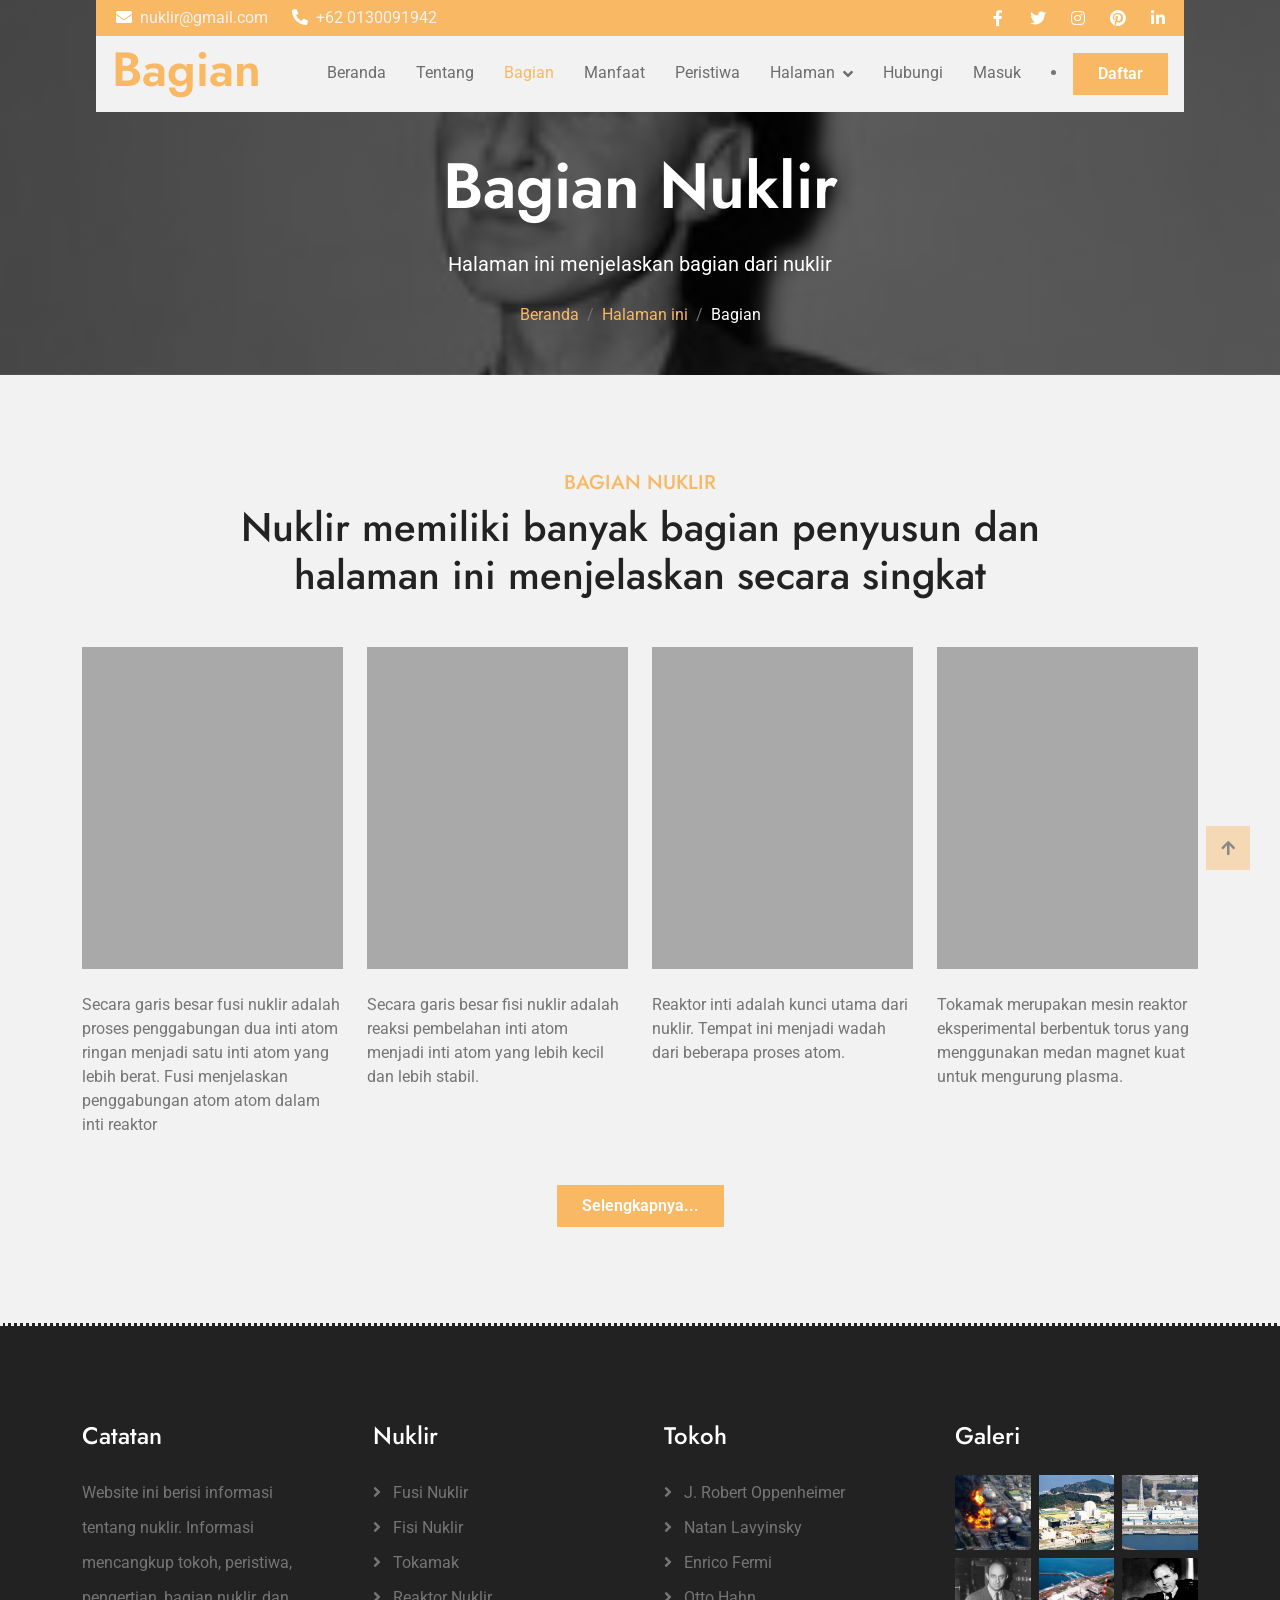
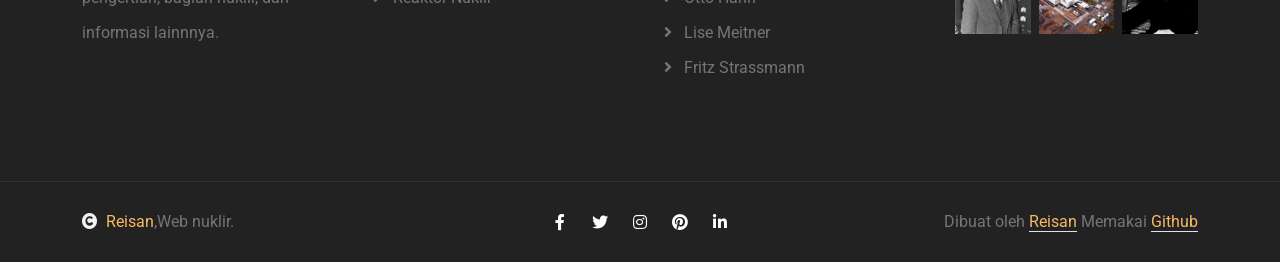
<file: service.html>
<!DOCTYPE html>
<html lang="en">

    <head>
        <meta charset="utf-8">
        <title>Bagian Nuklir</title>
        <meta content="width=device-width, initial-scale=1.0" name="viewport">
        <meta content="" name="keywords">
        <meta content="" name="description">

        <!-- Google Web Fonts -->
        <link rel="preconnect" href="https://fonts.googleapis.com">
        <link rel="preconnect" href="https://fonts.gstatic.com" crossorigin>
        <link href="https://fonts.googleapis.com/css2?family=Jost:wght@500;600&family=Roboto&display=swap" rel="stylesheet"> 

        <!-- Icon Font Stylesheet -->
        <link rel="stylesheet" href="https://use.fontawesome.com/releases/v5.15.4/css/all.css"/>
        <link href="https://cdn.jsdelivr.net/npm/bootstrap-icons@1.4.1/font/bootstrap-icons.css" rel="stylesheet">

        <!-- Libraries Stylesheet -->
        <link href="lib/owlcarousel/assets/owl.carousel.min.css" rel="stylesheet">
        <link href="lib/lightbox/css/lightbox.min.css" rel="stylesheet">


        <!-- Customized Bootstrap Stylesheet -->
        <link href="css/bootstrap.min.css" rel="stylesheet">

        <!-- Template Stylesheet -->
        <link href="css/style.css" rel="stylesheet">
    </head>

    <body>

        <!-- Spinner Start -->
        <div id="spinner" class="show w-100 vh-100 bg-white position-fixed translate-middle top-50 start-50  d-flex align-items-center justify-content-center">
            <div class="spinner-grow text-primary" role="status"></div>
        </div>
        <!-- Spinner End -->


        <!-- Navbar start -->
        <div class="container-fluid fixed-top px-0">
            <div class="container px-0">
                <div class="topbar">
                    <div class="row align-items-center justify-content-center">
                        <div class="col-md-8">
                            <div class="topbar-info d-flex flex-wrap">
                                <a href="#" class="text-light me-4"><i class="fas fa-envelope text-white me-2"></i>nuklir@gmail.com</a>
                                <a href="#" class="text-light"><i class="fas fa-phone-alt text-white me-2"></i>+62 0130091942</a>
                            </div>
                        </div>
                        <div class="col-md-4">
                            <div class="topbar-icon d-flex align-items-center justify-content-end">
                                <a href="#" class="btn-square text-white me-2"><i class="fab fa-facebook-f"></i></a>
                                <a href="#" class="btn-square text-white me-2"><i class="fab fa-twitter"></i></a>
                                <a href="#" class="btn-square text-white me-2"><i class="fab fa-instagram"></i></a>
                                <a href="#" class="btn-square text-white me-2"><i class="fab fa-pinterest"></i></a>
                                <a href="#" class="btn-square text-white me-0"><i class="fab fa-linkedin-in"></i></a>
                            </div>
                        </div>
                    </div>
                </div>
                <nav class="navbar navbar-light bg-light navbar-expand-xl">
                    <a href="index.html" class="navbar-brand ms-3">
                        <h1 class="text-primary display-5">Bagian</h1>
                    </a>
                    <button class="navbar-toggler py-2 px-3 me-3" type="button" data-bs-toggle="collapse" data-bs-target="#navbarCollapse">
                        <span class="fa fa-bars text-primary"></span>
                    </button>
                    <div class="collapse navbar-collapse bg-light" id="navbarCollapse">
                        <div class="navbar-nav ms-auto">
                            <a href="index.html" class="nav-item nav-link">Beranda</a>
                            <a href="about.html" class="nav-item nav-link">Tentang</a>
                            <a href="service.html" class="nav-item nav-link active">Bagian</a>
                            <a href="causes.html" class="nav-item nav-link">Manfaat</a>
                            <a href="events.html" class="nav-item nav-link">Peristiwa</a>
                            <div class="nav-item dropdown">
                                <a href="#" class="nav-link dropdown-toggle" data-bs-toggle="dropdown">Halaman</a>
                                <div class="dropdown-menu m-0 bg-secondary rounded-0">
                                    <a href="blog.html" class="dropdown-item">Blog</a>
                                    <a href="gallery.html" class="dropdown-item">Galeri</a>
                                    <a href="volunteer.html" class="dropdown-item">Tokoh</a>
                                    <a href="donation.html" class="dropdown-item">Industri</a>
                                   
                                </div>
                            </div>
                            <a href="contact.html" class="nav-item nav-link">Hubungi</a>
                       <li id="loginMenu" ><a href="login/login.html" class="nav-item nav-link">Masuk</a></li>
    
                        </div>
                        <div class="d-flex align-items-center flex-nowrap pt-xl-0" style="margin-left: 15px;">
                            <li id="registerMenu"><a href="login/register.html" class="btn-hover-bg btn btn-primary text-white py-2 px-4 me-3">Daftar</a>
							<li id="logoutMenu" style="display: none;"><a href="#" id="authLink" class="btn-hover-bg btn btn-primary text-white py-2 px-4 me-3">Keluar</a>
                        </div>
                    </div>
                </nav>
            </div>
        </div>
        <!-- Navbar End -->

        <!-- Header Start -->
        <div class="container-fluid bg-breadcrumb">
            <div class="container text-center py-5" style="max-width: 900px;">
                <h3 class="text-white display-3 mb-4">Bagian Nuklir</h1>
                <p class="fs-5 text-white mb-4">Halaman ini menjelaskan bagian dari nuklir</p>
                <ol class="breadcrumb justify-content-center mb-0">
                    <li class="breadcrumb-item"><a href="index.html">Beranda</a></li>
                    <li class="breadcrumb-item"><a href="#">Halaman ini</a></li>
                    <li class="breadcrumb-item active text-white">Bagian</li>
                </ol>    
            </div>
        </div>
        <!-- Header End -->

        <!-- Services Start -->
        <div class="container-fluid service py-5 bg-light">
            <div class="container py-5">
                <div class="text-center mx-auto pb-5" style="max-width: 800px;">
                    <h5 class="text-uppercase text-primary">Bagian Nuklir</h5>
                    <h1 class="mb-0">Nuklir memiliki banyak bagian penyusun dan halaman ini menjelaskan secara singkat</h1>
                </div>
                <div class="row g-4">
                    <div class="col-md-6 col-lg-6 col-xl-3">
                        <div class="service-item">
								 <iframe width="330" height="315" src="https://www.youtube.com/embed/Cb8NX3HiS4U?si=NKsMbST72O-xZmzN" title="YouTube video player" frameborder="0" allow="accelerometer; autoplay; clipboard-write; encrypted-media; gyroscope; picture-in-picture; web-share" referrerpolicy="strict-origin-when-cross-origin" allowfullscreen></iframe>
                             <div class="service-link">
								  <iframe width="330" height="315" src="https://www.youtube.com/embed/Cb8NX3HiS4U?si=NKsMbST72O-xZmzN" title="YouTube video player" frameborder="0" allow="accelerometer; autoplay; clipboard-write; encrypted-media; gyroscope; picture-in-picture; web-share" referrerpolicy="strict-origin-when-cross-origin" allowfullscreen></iframe>
                                
                            </div>
                        </div>
                        <p class="my-4">Secara garis besar fusi nuklir adalah proses penggabungan dua inti atom ringan 
							 menjadi satu inti atom yang lebih berat. Fusi menjelaskan penggabungan atom atom dalam inti reaktor</p>
                    </div>
                    <div class="col-md-6 col-lg-6 col-xl-3">
                        <div class="service-item">
                            <iframe width="330" height="315" src="https://www.youtube.com/embed/mBdVK4cqiFs?si=QuZa8EzAMWvrBq16" title="YouTube video player" frameborder="0" allow="accelerometer; autoplay; clipboard-write; encrypted-media; gyroscope; picture-in-picture; web-share" referrerpolicy="strict-origin-when-cross-origin" allowfullscreen></iframe>
                         <div class="service-link">
                                 <iframe width="330" height="315" src="https://www.youtube.com/embed/mBdVK4cqiFs?si=QuZa8EzAMWvrBq16" title="YouTube video player" frameborder="0" allow="accelerometer; autoplay; clipboard-write; encrypted-media; gyroscope; picture-in-picture; web-share" referrerpolicy="strict-origin-when-cross-origin" allowfullscreen></iframe>
						 </div>
						</div>
                        <p class="my-4">Secara garis besar fisi nuklir adalah reaksi pembelahan inti atom menjadi inti atom yang lebih kecil dan lebih stabil.
                    </div>
                    <div class="col-md-6 col-lg-6 col-xl-3">
                        <div class="service-item">
                            <iframe width="330" height="315" src="https://www.youtube.com/embed/ZX0Wd_tc9aQ?si=8xPjXiOVMMdT1VIn" title="YouTube video player" frameborder="0" allow="accelerometer; autoplay; clipboard-write; encrypted-media; gyroscope; picture-in-picture; web-share" referrerpolicy="strict-origin-when-cross-origin" allowfullscreen></iframe>
                          <div class="service-link">
                               <iframe width="330" height="315" src="https://www.youtube.com/embed/ZX0Wd_tc9aQ?si=8xPjXiOVMMdT1VIn" title="YouTube video player" frameborder="0" allow="accelerometer; autoplay; clipboard-write; encrypted-media; gyroscope; picture-in-picture; web-share" referrerpolicy="strict-origin-when-cross-origin" allowfullscreen></iframe>
                         
						</div>
                        </div>
                        <p class="my-4">Reaktor inti adalah kunci utama dari nuklir. Tempat ini menjadi wadah dari beberapa proses atom.</p>  
                    </div>
                    <div class="col-md-6 col-lg-6 col-xl-3">
                        <div class="service-item">
                           <iframe width="330" height="315" src="https://www.youtube.com/embed/xu7aY5xCGvc?si=7rwYuX0g0Til7X3o" title="YouTube video player" frameborder="0" allow="accelerometer; autoplay; clipboard-write; encrypted-media; gyroscope; picture-in-picture; web-share" referrerpolicy="strict-origin-when-cross-origin" allowfullscreen></iframe>
                             <div class="service-link">
                                 <iframe width="330" height="315" src="https://www.youtube.com/embed/xu7aY5xCGvc?si=7rwYuX0g0Til7X3o" title="YouTube video player" frameborder="0" allow="accelerometer; autoplay; clipboard-write; encrypted-media; gyroscope; picture-in-picture; web-share" referrerpolicy="strict-origin-when-cross-origin" allowfullscreen></iframe>
                            </div>
                        </div>
                        <p class="my-4"> Tokamak merupakan mesin reaktor eksperimental berbentuk torus yang menggunakan medan magnet kuat untuk mengurung plasma.</p>
                    </div>
                    <div class="col-12">
                        <div class="d-flex align-items-center justify-content-center">
                            <a class="btn-hover-bg btn btn-primary text-white py-2 px-4" href="#">Selengkapnya...</a>
                        </div>
                    </div>
                </div>
            </div>
        </div>
        <!-- Services End -->


       <!-- Footer Start -->
        <div class="container-fluid footer bg-dark text-body py-5">
            <div class="container py-5">
                <div class="row g-5">
                    <div class="col-md-6 col-lg-6 col-xl-3">
                        <div class="footer-item">
                            <h4 class="mb-4 text-white">Catatan</h4>
                            <p class="mb-4">Website ini berisi informasi tentang nuklir. Informasi mencangkup tokoh, peristiwa, pengertian, bagian nuklir, dan informasi lainnnya. </p>
                            
                        </div>
                    </div>
                    <div class="col-md-6 col-lg-6 col-xl-3">
                        <div class="footer-item d-flex flex-column">
                            <h4 class="mb-4 text-white">Nuklir</h4>
                            <a href="service.html"><i class="fas fa-angle-right me-2"></i> Fusi Nuklir</a>
                            <a href="service.html"><i class="fas fa-angle-right me-2"></i> Fisi Nuklir</a>
                            <a href="service.html"><i class="fas fa-angle-right me-2"></i> Tokamak</a>
                            <a href="service.html"><i class="fas fa-angle-right me-2"></i> Reaktor Nuklir</a>
                            
                        </div>
                    </div>
                    <div class="col-md-6 col-lg-6 col-xl-3">
                        <div class="footer-item d-flex flex-column">
                            <h4 class="mb-4 text-white">Tokoh</h4>
                            <a href="volunteer.html"><i class="fas fa-angle-right me-2"></i> J. Robert Oppenheimer</a>
                            <a href="volunteer.html"><i class="fas fa-angle-right me-2"></i> Natan Lavyinsky</a>
                            <a href="volunteer.html"><i class="fas fa-angle-right me-2"></i> Enrico Fermi</a>
                            <a href="volunteer.html"><i class="fas fa-angle-right me-2"></i> Otto Hahn</a>
                            <a href="volunteer.html"><i class="fas fa-angle-right me-2"></i> Lise Meitner</a>
                            <a href="volunteer.html"><i class="fas fa-angle-right me-2"></i> Fritz Strassmann</a>
                        </div>
                    </div>
                    <div class="col-md-6 col-lg-6 col-xl-3">
                        <div class="footer-item">
                            <h4 class="mb-4 text-white">Galeri</h4>
                            <div class="row g-2">
                                <div class="col-4">
                                    <div class="footer-gallery">
                                        <img src="img/galeri b1.jpg" class="img-fluid w-100" alt="">
                                        <div class="footer-search-icon">
                                            <a href="img/galeri b1.jpg" data-lightbox="footerGallery-1" class="my-auto"><i class="fas fa-search-plus text-white"></i></a>
                                        </div>
                                    </div>
                               </div>
                               <div class="col-4">
                                    <div class="footer-gallery">
                                        <img src="img/galeri b2.jpg" class="img-fluid w-100" alt="">
                                        <div class="footer-search-icon">
                                            <a href="img/galeri b2.jpg" data-lightbox="footerGallery-2" class="my-auto"><i class="fas fa-search-plus text-white"></i></a>
                                        </div>
                                    </div>
                               </div>
                                <div class="col-4">
                                    <div class="footer-gallery">
                                        <img src="img/galeri b4.jpg" class="img-fluid w-100" alt="">
                                        <div class="footer-search-icon">
                                            <a href="img/galeri b4.jpg" data-lightbox="footerGallery-3" class="my-auto"><i class="fas fa-search-plus text-white"></i></a>
                                        </div>
                                    </div>
                               </div>
                                <div class="col-4">
                                    <div class="footer-gallery">
                                        <img src="img/tokoh 4.jpg" class="img-fluid w-100" alt="">
                                        <div class="footer-search-icon">
                                            <a href="img/tokoh 4.jpg" data-lightbox="footerGallery-4" class="my-auto"><i class="fas fa-search-plus text-white"></i></a>
                                        </div>
                                    </div>
                               </div>
                                <div class="col-4">
                                    <div class="footer-gallery">
                                        <img src="img/galeri b3.jpg" class="img-fluid w-100" alt="">
                                        <div class="footer-search-icon">
                                            <a href="img/galeri b3.jpg" data-lightbox="footerGallery-5" class="my-auto"><i class="fas fa-search-plus text-white"></i></a>
                                        </div>
                                    </div>
                               </div>
                               <div class="col-4">
									<div class="footer-gallery">
										<img src="img/tokoh-1.jpg" class="img-fluid w-100" alt="">
                                        <div class="footer-search-icon">
                                            <a href="img/tokoh-1.jpg" data-lightbox="footerGallery-6" class="my-auto"><i class="fas fa-search-plus text-white"></i></a>
                                        </div>
									</div>
								</div>
                            </div>
                        </div>
                    </div>
                </div>
            </div>
        </div>
        <!-- Footer End -->
        

        <!-- Copyright Start -->
        <div class="container-fluid copyright py-4">
            <div class="container">
                <div class="row g-4 align-items-center">
                    <div class="col-md-4 text-center text-md-start mb-md-0">
                        <span class="text-body"><a href="#"><i class="fas fa-copyright text-light me-2"></i>Reisan</a>,Web nuklir.</span>
                    </div>
                    <div class="col-md-4 text-center">
                        <div class="d-flex align-items-center justify-content-center">
                            <a href="#" class="btn-hover-color btn-square text-white me-2"><i class="fab fa-facebook-f"></i></a>
                            <a href="#" class="btn-hover-color btn-square text-white me-2"><i class="fab fa-twitter"></i></a>
                            <a href="#" class="btn-hover-color btn-square text-white me-2"><i class="fab fa-instagram"></i></a>
                            <a href="#" class="btn-hover-color btn-square text-white me-2"><i class="fab fa-pinterest"></i></a>
                            <a href="#" class="btn-hover-color btn-square text-white me-0"><i class="fab fa-linkedin-in"></i></a>
                        </div>
                    </div>
                    <div class="col-md-4 text-center text-md-end text-body">
                        <!--/*** This template is free as long as you keep the below author’s credit link/attribution link/backlink. ***/-->
                        <!--/*** If you'd like to use the template without the below author’s credit link/attribution link/backlink, ***/-->
                        <!--/*** you can purchase the Credit Removal License from "https://htmlcodex.com/credit-removal". ***/-->
                       Dibuat oleh <a class="border-bottom"index.html>Reisan</a> Memakai <a class="border-bottom">Github</a>
                    </div>
                </div>
            </div>
        </div>
        <!-- Copyright End -->


        <!-- Back to Top -->
        <a href="#" class="btn btn-primary btn-primary-outline-0 btn-md-square back-to-top"><i class="fa fa-arrow-up"></i></a>   

        
        <!-- JavaScript Libraries -->
        <script src="https://ajax.googleapis.com/ajax/libs/jquery/3.6.4/jquery.min.js"></script>
        <script src="https://cdn.jsdelivr.net/npm/bootstrap@5.0.0/dist/js/bootstrap.bundle.min.js"></script>
        <script src="lib/easing/easing.min.js"></script>
        <script src="lib/waypoints/waypoints.min.js"></script>
        <script src="lib/counterup/counterup.min.js"></script>
        <script src="lib/owlcarousel/owl.carousel.min.js"></script>
        <script src="lib/lightbox/js/lightbox.min.js"></script>
        

        <!-- Template Javascript -->
        <script src="js/main.js"></script>
		<script src="login/js/welcome.js"></script>
<script>
    
    const loginMenu = document.getElementById("loginMenu");
    const registerMenu = document.getElementById("registerMenu");
    const logoutMenu = document.getElementById("logoutMenu");
    const authLink = document.getElementById("authLink");

    
    const isLoggedIn = localStorage.getItem("username");

    if (isLoggedIn) {
        
        loginMenu.style.display = "none";    
        registerMenu.style.display = "none"; 
        logoutMenu.style.display = "block";  

        authLink.href = "../index.html";
        loginMenu.href ="../index.html";
        registerMenu.href="../index.html";
        
        authLink.addEventListener("click", function(e) {
            e.preventDefault(); 
            
            localStorage.removeItem("username");
            alert("Kamu berhasil keluar!");

            window.location.reload();
            
            
             
        });

    }
        </script>
    </body>

</html>
</file>
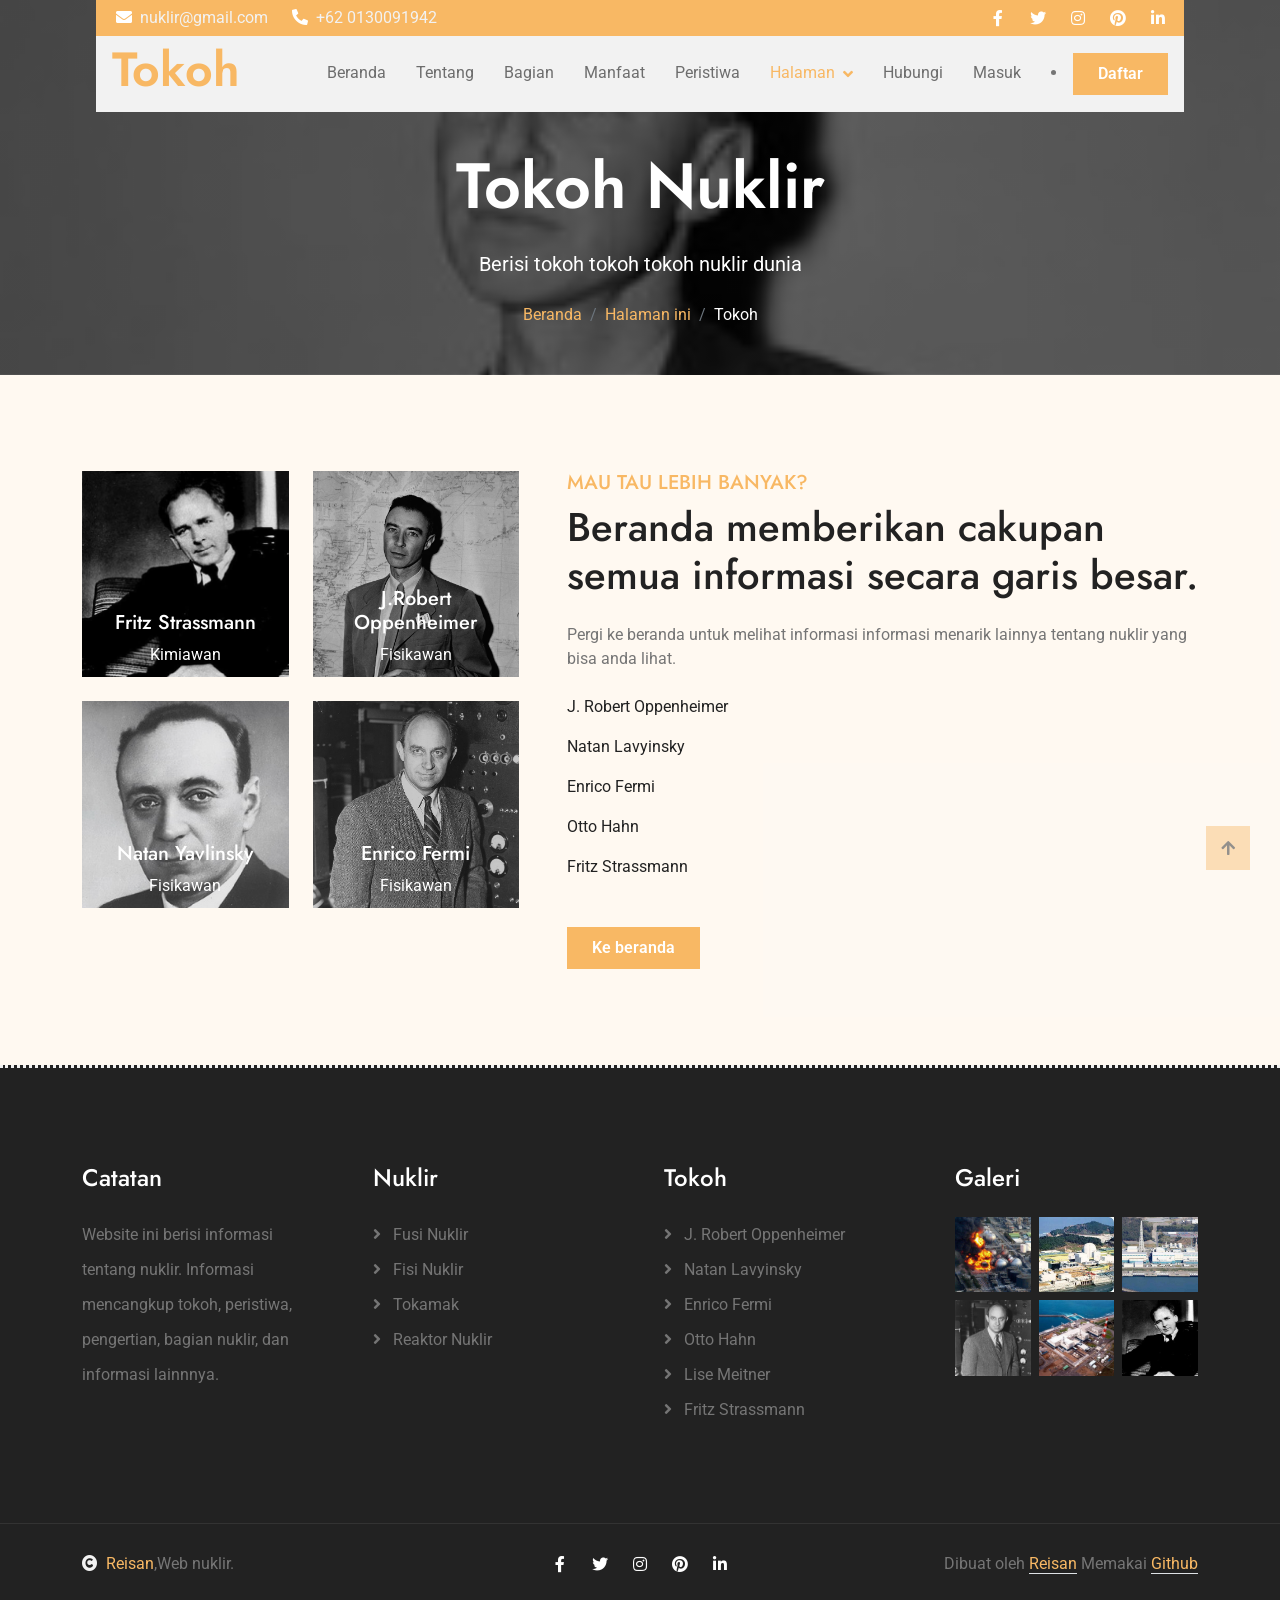
<file: volunteer.html>
<!DOCTYPE html>
<html lang="en">

    <head>
        <meta charset="utf-8">
        <title>Tokoh Nuklir</title>
        <meta content="width=device-width, initial-scale=1.0" name="viewport">
        <meta content="" name="keywords">
        <meta content="" name="description">

        <!-- Google Web Fonts -->
        <link rel="preconnect" href="https://fonts.googleapis.com">
        <link rel="preconnect" href="https://fonts.gstatic.com" crossorigin>
        <link href="https://fonts.googleapis.com/css2?family=Jost:wght@500;600&family=Roboto&display=swap" rel="stylesheet"> 

        <!-- Icon Font Stylesheet -->
        <link rel="stylesheet" href="https://use.fontawesome.com/releases/v5.15.4/css/all.css"/>
        <link href="https://cdn.jsdelivr.net/npm/bootstrap-icons@1.4.1/font/bootstrap-icons.css" rel="stylesheet">

        <!-- Libraries Stylesheet -->
        <link href="lib/owlcarousel/assets/owl.carousel.min.css" rel="stylesheet">
        <link href="lib/lightbox/css/lightbox.min.css" rel="stylesheet">


        <!-- Customized Bootstrap Stylesheet -->
        <link href="css/bootstrap.min.css" rel="stylesheet">

        <!-- Template Stylesheet -->
        <link href="css/style.css" rel="stylesheet">
    </head>

    <body>

        <!-- Spinner Start -->
        <div id="spinner" class="show w-100 vh-100 bg-white position-fixed translate-middle top-50 start-50  d-flex align-items-center justify-content-center">
            <div class="spinner-grow text-primary" role="status"></div>
        </div>
        <!-- Spinner End -->


        <!-- Navbar start -->
        <div class="container-fluid fixed-top px-0">
            <div class="container px-0">
                <div class="topbar">
                    <div class="row align-items-center justify-content-center">
                        <div class="col-md-8">
                            <div class="topbar-info d-flex flex-wrap">
                              <a href="#" class="text-light me-4"><i class="fas fa-envelope text-white me-2"></i>nuklir@gmail.com</a>
                                <a href="#" class="text-light"><i class="fas fa-phone-alt text-white me-2"></i>+62 0130091942</a>
                            </div>
                        </div>
                        <div class="col-md-4">
                            <div class="topbar-icon d-flex align-items-center justify-content-end">
                                <a href="#" class="btn-square text-white me-2"><i class="fab fa-facebook-f"></i></a>
                                <a href="#" class="btn-square text-white me-2"><i class="fab fa-twitter"></i></a>
                                <a href="#" class="btn-square text-white me-2"><i class="fab fa-instagram"></i></a>
                                <a href="#" class="btn-square text-white me-2"><i class="fab fa-pinterest"></i></a>
                                <a href="#" class="btn-square text-white me-0"><i class="fab fa-linkedin-in"></i></a>
                            </div>
                        </div>
                    </div>
                </div>
                <nav class="navbar navbar-light bg-light navbar-expand-xl">
                    <a href="index.html" class="navbar-brand ms-3">
                        <h1 class="text-primary display-5">Tokoh</h1>
                    </a>
                    <button class="navbar-toggler py-2 px-3 me-3" type="button" data-bs-toggle="collapse" data-bs-target="#navbarCollapse">
                        <span class="fa fa-bars text-primary"></span>
                    </button>
                    <div class="collapse navbar-collapse bg-light" id="navbarCollapse">
                        <div class="navbar-nav ms-auto">
                         <a href="index.html" class="nav-item nav-link">Beranda</a>
                            <a href="about.html" class="nav-item nav-link">Tentang</a>
                            <a href="service.html" class="nav-item nav-link">Bagian</a>
                            <a href="causes.html" class="nav-item nav-link">Manfaat</a>
                            <a href="events.html" class="nav-item nav-link">Peristiwa</a>
                            <div class="nav-item dropdown">
                                <a href="#" class="nav-link dropdown-toggle active" data-bs-toggle="dropdown">Halaman</a>
                                <div class="dropdown-menu m-0 bg-secondary rounded-0">
                                    <a href="blog.html" class="dropdown-item">Blog</a>
                                    <a href="gallery.html" class="dropdown-item">Galeri</a>
                                    <a href="volunteer.html" class="dropdown-item active">Tokoh</a>
                                    <a href="donation.html" class="dropdown-item">Industri</a>
                                  
                                </div>
                            </div>
                            <a href="contact.html" class="nav-item nav-link">Hubungi</a>
                        <li id="loginMenu" ><a href="login/login.html" class="nav-item nav-link">Masuk</a></li>
    
                        </div>
                        <div class="d-flex align-items-center flex-nowrap pt-xl-0" style="margin-left: 15px;">
                            <li id="registerMenu"><a href="login/register.html" class="btn-hover-bg btn btn-primary text-white py-2 px-4 me-3">Daftar</a>
							<li id="logoutMenu" style="display: none;"><a href="#" id="authLink" class="btn-hover-bg btn btn-primary text-white py-2 px-4 me-3">Keluar</a>
                        </div>
                    </div>
                </nav>
            </div>
        </div>
        <!-- Navbar End -->

        <!-- Header Start -->
        <div class="container-fluid bg-breadcrumb">
            <div class="container text-center py-5" style="max-width: 900px;">
                <h3 class="text-white display-3 mb-4">Tokoh Nuklir</h1>
                <p class="fs-5 text-white mb-4">Berisi tokoh tokoh tokoh nuklir dunia</p>
                <ol class="breadcrumb justify-content-center mb-0">
                    <li class="breadcrumb-item"><a href="index.html">Beranda</a></li>
                    <li class="breadcrumb-item"><a href="#">Halaman ini</a></li>
                    <li class="breadcrumb-item active text-white">Tokoh</li>
                </ol>    
            </div>
        </div>
        <!-- Header End -->

        <!-- Volunteers Start -->
        <div class="container-fluid volunteer py-5">
            <div class="container py-5">
                <div class="row g-5">
                    <div class="col-lg-5">
                        <div class="row g-4">
                            <div class="col-lg-6">
                                <div class="volunteer-img">
                                    <img src="img/tokoh-1.jpg" class="img-fluid w-100" alt="Image">
                                    <div class="volunteer-title">
                                        <h5 class="mb-2 text-white">Fritz Strassmann</h5>
                                        <p class="mb-0 text-white">Kimiawan</p>
                                    </div>
                                </div>
                            </div>
                            <div class="col-lg-6">
                                <div class="volunteer-img">
                                    <img src="img/tokoh 2.jpg" class="img-fluid w-100" alt="Image">
                                    <div class="volunteer-title">
                                        <h5 class="mb-2 text-white">J.Robert Oppenheimer</h5>
                                        <p class="mb-0 text-white">Fisikawan</p>
                                    </div>
                                </div>
                            </div>
                            <div class="col-lg-6">
                                <div class="volunteer-img">
                                    <img src="img/tokoh 3.jpg" class="img-fluid w-100" alt="Image">
                                    <div class="volunteer-title">
                                        <h5 class="mb-2 text-white">Natan Yavlinsky</h5>
                                        <p class="mb-0 text-white">Fisikawan</p>
                                    </div>
                                </div>
                            </div>
                            <div class="col-lg-6">
                                <div class="volunteer-img">
                                    <img src="img/tokoh 4.jpg" class="img-fluid w-100" alt="Image">
                                    <div class="volunteer-title">
                                        <h5 class="mb-2 text-white">Enrico Fermi</h5>
                                        <p class="mb-0 text-white">Fisikawan</p>
                                    </div>
                                </div>
                            </div>
                        </div>
                    </div>
                    <div class="col-lg-7">
                        <h5 class="text-uppercase text-primary">Mau tau lebih banyak?</h5>
                        <h1 class="mb-4">Beranda memberikan cakupan semua informasi secara garis besar.</h1>
                        <p class="mb-4">Pergi ke beranda untuk melihat informasi informasi menarik lainnya tentang nuklir yang bisa anda lihat. 
                        </p>
                        <p class="text-dark"> J. Robert Oppenheimer</p>
                        <p class="text-dark"> Natan Lavyinsky</p>
                        <p class="text-dark"> Enrico Fermi</p>
                        <p class="text-dark"> Otto Hahn</p>
                        <p class="text-dark mb-5">Fritz Strassmann</p>
                        <a class="btn-hover-bg btn btn-primary text-white py-2 px-4" href="index.html">Ke beranda</a>
                    </div>
                </div>
            </div>
        </div>
        <!-- Volunteers End -->


    <!-- Footer Start -->
        <div class="container-fluid footer bg-dark text-body py-5">
            <div class="container py-5">
                <div class="row g-5">
                    <div class="col-md-6 col-lg-6 col-xl-3">
                        <div class="footer-item">
                            <h4 class="mb-4 text-white">Catatan</h4>
                            <p class="mb-4">Website ini berisi informasi tentang nuklir. Informasi mencangkup tokoh, peristiwa, pengertian, bagian nuklir, dan informasi lainnnya. </p>
                            
                        </div>
                    </div>
                    <div class="col-md-6 col-lg-6 col-xl-3">
                        <div class="footer-item d-flex flex-column">
                            <h4 class="mb-4 text-white">Nuklir</h4>
                            <a href="service.html"><i class="fas fa-angle-right me-2"></i> Fusi Nuklir</a>
                            <a href="service.html"><i class="fas fa-angle-right me-2"></i> Fisi Nuklir</a>
                            <a href="service.html"><i class="fas fa-angle-right me-2"></i> Tokamak</a>
                            <a href="service.html"><i class="fas fa-angle-right me-2"></i> Reaktor Nuklir</a>
                            
                        </div>
                    </div>
                    <div class="col-md-6 col-lg-6 col-xl-3">
                        <div class="footer-item d-flex flex-column">
                            <h4 class="mb-4 text-white">Tokoh</h4>
                            <a href="volunteer.html"><i class="fas fa-angle-right me-2"></i> J. Robert Oppenheimer</a>
                            <a href="volunteer.html"><i class="fas fa-angle-right me-2"></i> Natan Lavyinsky</a>
                            <a href="volunteer.html"><i class="fas fa-angle-right me-2"></i> Enrico Fermi</a>
                            <a href="volunteer.html"><i class="fas fa-angle-right me-2"></i> Otto Hahn</a>
                            <a href="volunteer.html"><i class="fas fa-angle-right me-2"></i> Lise Meitner</a>
                            <a href="volunteer.html"><i class="fas fa-angle-right me-2"></i> Fritz Strassmann</a>
                        </div>
                    </div>
                    <div class="col-md-6 col-lg-6 col-xl-3">
                        <div class="footer-item">
                            <h4 class="mb-4 text-white">Galeri</h4>
                            <div class="row g-2">
                                <div class="col-4">
                                    <div class="footer-gallery">
                                        <img src="img/galeri b1.jpg" class="img-fluid w-100" alt="">
                                        <div class="footer-search-icon">
                                            <a href="img/galeri b1.jpg" data-lightbox="footerGallery-1" class="my-auto"><i class="fas fa-search-plus text-white"></i></a>
                                        </div>
                                    </div>
                               </div>
                               <div class="col-4">
                                    <div class="footer-gallery">
                                        <img src="img/galeri b2.jpg" class="img-fluid w-100" alt="">
                                        <div class="footer-search-icon">
                                            <a href="img/galeri b2.jpg" data-lightbox="footerGallery-2" class="my-auto"><i class="fas fa-search-plus text-white"></i></a>
                                        </div>
                                    </div>
                               </div>
                                <div class="col-4">
                                    <div class="footer-gallery">
                                        <img src="img/galeri b4.jpg" class="img-fluid w-100" alt="">
                                        <div class="footer-search-icon">
                                            <a href="img/galeri b4.jpg" data-lightbox="footerGallery-3" class="my-auto"><i class="fas fa-search-plus text-white"></i></a>
                                        </div>
                                    </div>
                               </div>
                                <div class="col-4">
                                    <div class="footer-gallery">
                                        <img src="img/tokoh 4.jpg" class="img-fluid w-100" alt="">
                                        <div class="footer-search-icon">
                                            <a href="img/tokoh 4.jpg" data-lightbox="footerGallery-4" class="my-auto"><i class="fas fa-search-plus text-white"></i></a>
                                        </div>
                                    </div>
                               </div>
                                <div class="col-4">
                                    <div class="footer-gallery">
                                        <img src="img/galeri b3.jpg" class="img-fluid w-100" alt="">
                                        <div class="footer-search-icon">
                                            <a href="img/galeri b3.jpg" data-lightbox="footerGallery-5" class="my-auto"><i class="fas fa-search-plus text-white"></i></a>
                                        </div>
                                    </div>
                               </div>
                               <div class="col-4">
									<div class="footer-gallery">
										<img src="img/tokoh-1.jpg" class="img-fluid w-100" alt="">
                                        <div class="footer-search-icon">
                                            <a href="img/tokoh-1.jpg" data-lightbox="footerGallery-6" class="my-auto"><i class="fas fa-search-plus text-white"></i></a>
                                        </div>
									</div>
								</div>
                            </div>
                        </div>
                    </div>
                </div>
            </div>
        </div>
        <!-- Footer End -->
        

        <!-- Copyright Start -->
        <div class="container-fluid copyright py-4">
            <div class="container">
                <div class="row g-4 align-items-center">
                    <div class="col-md-4 text-center text-md-start mb-md-0">
                        <span class="text-body"><a href="#"><i class="fas fa-copyright text-light me-2"></i>Reisan</a>,Web nuklir.</span>
                    </div>
                    <div class="col-md-4 text-center">
                        <div class="d-flex align-items-center justify-content-center">
                            <a href="#" class="btn-hover-color btn-square text-white me-2"><i class="fab fa-facebook-f"></i></a>
                            <a href="#" class="btn-hover-color btn-square text-white me-2"><i class="fab fa-twitter"></i></a>
                            <a href="#" class="btn-hover-color btn-square text-white me-2"><i class="fab fa-instagram"></i></a>
                            <a href="#" class="btn-hover-color btn-square text-white me-2"><i class="fab fa-pinterest"></i></a>
                            <a href="#" class="btn-hover-color btn-square text-white me-0"><i class="fab fa-linkedin-in"></i></a>
                        </div>
                    </div>
                    <div class="col-md-4 text-center text-md-end text-body">
                        <!--/*** This template is free as long as you keep the below author’s credit link/attribution link/backlink. ***/-->
                        <!--/*** If you'd like to use the template without the below author’s credit link/attribution link/backlink, ***/-->
                        <!--/*** you can purchase the Credit Removal License from "https://htmlcodex.com/credit-removal". ***/-->
                       Dibuat oleh <a class="border-bottom"index.html>Reisan</a> Memakai <a class="border-bottom">Github</a>
                    </div>
                </div>
            </div>
        </div>
        <!-- Copyright End -->


        <!-- Back to Top -->
        <a href="#" class="btn btn-primary btn-primary-outline-0 btn-md-square back-to-top"><i class="fa fa-arrow-up"></i></a>   

        
        <!-- JavaScript Libraries -->
        <script src="https://ajax.googleapis.com/ajax/libs/jquery/3.6.4/jquery.min.js"></script>
        <script src="https://cdn.jsdelivr.net/npm/bootstrap@5.0.0/dist/js/bootstrap.bundle.min.js"></script>
        <script src="lib/easing/easing.min.js"></script>
        <script src="lib/waypoints/waypoints.min.js"></script>
        <script src="lib/counterup/counterup.min.js"></script>
        <script src="lib/owlcarousel/owl.carousel.min.js"></script>
        <script src="lib/lightbox/js/lightbox.min.js"></script>
        

        <!-- Template Javascript -->
        <script src="js/main.js"></script>
		<script src="login/js/welcome.js"></script>
<script>
    
    const loginMenu = document.getElementById("loginMenu");
    const registerMenu = document.getElementById("registerMenu");
    const logoutMenu = document.getElementById("logoutMenu");
    const authLink = document.getElementById("authLink");

    
    const isLoggedIn = localStorage.getItem("username");

    if (isLoggedIn) {
        
        loginMenu.style.display = "none";    
        registerMenu.style.display = "none"; 
        logoutMenu.style.display = "block";  

        authLink.href = "../index.html";
        loginMenu.href ="../index.html";
        registerMenu.href="../index.html";
        
        authLink.addEventListener("click", function(e) {
            e.preventDefault(); 
            
            localStorage.removeItem("username");
            alert("Kamu berhasil keluar!");

            window.location.reload();
            
            
             
        });

    }
        </script>
    </body>

</html>
</file>
<file: css/style.css>
/*** Spinner Start ***/
#spinner {
    opacity: 0;
    visibility: hidden;
    transition: opacity .8s ease-out, visibility 0s linear .5s;
    z-index: 99999;
 }

 #spinner.show {
     transition: opacity .8s ease-out, visibility 0s linear .0s;
     visibility: visible;
     opacity: 1;
 }
/*** Spinner End ***/

.back-to-top {
    position: fixed;
    right: 30px;
    bottom: 30px;
    display: flex;
    width: 45px;
    height: 45px;
    align-items: center;
    justify-content: center;
    transition: 0.5s;
    z-index: 99;
}

/*** Button Start ***/
.btn {
    font-weight: 600;
    transition: .5s;
}

.btn-square {
    width: 32px;
    height: 32px;
}

.btn-sm-square {
    width: 34px;
    height: 34px;
}

.btn-md-square {
    width: 44px;
    height: 44px;
}

.btn-lg-square {
    width: 56px;
    height: 56px;
}

.btn-square,
.btn-sm-square,
.btn-md-square,
.btn-lg-square {
    padding: 0;
    display: flex;
    align-items: center;
    justify-content: center;
    font-weight: normal;
}

.btn-hover-bg {
    transition: 0.5s;
}

.btn-hover-bg:hover {
    background: var(--bs-secondary) !important;
    color: var(--bs-primary) !important;
}

.btn-hover-color {
    transition: 0.5s;
}

.btn-hover-color:hover {
    color: var(--bs-secondary) !important;
}
/*** Topbar Start ***/
.fixed-top .container {
    transition: 0.5s;
}

.topbar {
    padding: 2px 10px 2px 20px;
    background: var(--bs-primary) !important;
}

.topbar a,
.topbar a i {
    transition: 0.5s;
}

.topbar a:hover,
.topbar a i:hover {
    color: var(--bs-secondary) !important;
}


@media (max-width: 768px) {
    .topbar {
        display: none;    
    }
}
/*** Topbar End ***/


/*** Navbar Start ***/
.navbar {
    padding: 0;
}

.navbar .navbar-nav .nav-link {
    padding: 10px 15px;
    font-size: 16px;
    transition: .5s;
}

.navbar .navbar-nav .nav-link:hover,
.navbar .navbar-nav .nav-link.active,
.sticky-top.bg-white .navbar .navbar-nav .nav-link:hover,
.sticky-top.bg-white .navbar .navbar-nav .nav-link.active {
    color: var(--bs-primary);
}

.navbar .dropdown-toggle::after {
    border: none;
    content: "\f107";
    font-family: "Font Awesome 5 Free";
    font-weight: 600;
    vertical-align: middle;
    margin-left: 8px;
}

@media (min-width: 1200px) {
    .navbar .nav-item .dropdown-menu {
        display: block;
        visibility: hidden;
        top: 100%;
        transform: rotateX(-75deg);
        transform-origin: 0% 0%;
        border: 0;
        transition: .5s;
        opacity: 0;
    }
}

@media (max-width: 1200px) {
    .navbar .collapse.navbar-collapse .btn-hover-bg.btn {
        margin-bottom: 20px;
    }
}

.dropdown .dropdown-menu a:hover {
    background: var(--bs-secondary);
    color: var(--bs-primary);
}

.navbar .nav-item:hover .dropdown-menu {
    transform: rotateX(0deg);
    visibility: visible;
    background: var(--bs-light) !important;
    transition: .5s;
    opacity: 1;
}
/*** Navbar End ***/

/*** Carousel Start ***/
.carousel-header #carouselId .carousel-control-prev,
.carousel-header #carouselId .carousel-control-next {
    background: transparent;
}

.carousel-header #carouselId .carousel-inner .carousel-item {
    position: relative;
    min-height: 100vh 
}

.carousel-header #carouselId .carousel-inner .carousel-item img {
    position: absolute;
    width: 100%;
    height: 100%;
    object-fit: cover;
}

.carousel-header #carouselId .carousel-inner .carousel-item .carousel-caption {
    position: absolute;
    width: 100%;
    height: 100%;
    top: 0;
    left: 0;
    padding-top: 80px;
    display: flex;
    align-items: center;
    justify-content: center;
    text-align: center;
    background: linear-gradient(rgba(0, 0, 0, .4), rgba(0, 0, 0, 0.4));
    background-size: cover;
}

.carousel-control-prev,
.carousel-control-next {
    opacity: 0;
}

.carousel-control-prev .carousel-control-prev-icon,
.carousel-control-next .carousel-control-next-icon {
    background: transparent !important;
}

.carousel-header #carouselId.carousel {
    position: relative;
}

.carousel-header #carouselId.carousel .carousel-indicators {
    position: absolute;
    bottom: 0;
    left: 0;
    display: flex;
    align-items: center;
    justify-content: center;
    background: transparent !important;
}

.carousel-header #carouselId.carousel .carousel-indicators li,
.carousel-header #carouselId.carousel .carousel-indicators li,
.carousel-header #carouselId.carousel .carousel-indicators li {
    margin-right: 30px !important;
}

.carousel-header #carouselId.carousel .carousel-indicators li {
    width: 12px;
    height: 12px;
    border-radius: 12px !important;
    border: 5px solid transparent;
    transition: 0.5s;
    
}

.carousel-header #carouselId.carousel .carousel-indicators li.active {
    border: 5px solid var(--bs-primary) !important;
    border-radius: 10px;
}
/*** Carousel End ***/



/*** Single Page Hero Header Start ***/
.bg-breadcrumb {
    background: linear-gradient(rgba(0, 0, 0, 0.6), rgba(0, 0, 0, 0.6)), url(../img/breadcrumbi-bg.jpg);
    background-position: center center;
    background-repeat: no-repeat;
    background-size: cover;
    padding: 100px 0 0 0;
}
/*** Single Page Hero Header End ***/


/*** About Start ***/
.about .tab-class .nav .nav-item a.active,
.about .tab-class .nav .nav-item a.active span {
    background: var(--bs-primary) !important;
    color: var(--bs-white) !important;
}

/*** About End ***/


/*** Service Start ***/
.service .service-item {
    position: relative;
    overflow: hidden;
}

.service .service-item .service-link {
    position: absolute;
    width: 100%; 
    height: 100%; 
   
    bottom: 0; 
    left: 0; 
    display: flex; 
    align-items: end;
    background: rgba(0, 0, 0, 0.3);
    transition: 0.5s; 
}

.service .service-item .service-link:hover {
    background: rgba(0, 0, 0, 0.6);
}

.service .service-item .service-link a {
    color: var(--bs-white);
    transition: 0.5s;
}

.service .service-item img {
    transition: 0.5s;
}

.service .service-item:hover img {
    transform: scale(1.2);
}

.service .service-item .service-link:hover a:hover {
    color: var(--bs-primary);
}
/*** Service End ***/


/*** Donation Start ***/
.donation .donation-item {
    position: relative;
    overflow: hidden;
    z-index: 1;
}

.donation .donation-item::after {
    width: 100%;
    height: 100%;
    position: absolute;
    content: "";
    top: 0;
    left: 0;
    display: flex;
    background: rgba(0, 0, 0, 0.5);
    z-index: 2;
}


.donation .donation-item .donation-content {
    position: absolute;
    width: 100%; 
    height: 100%; 
    padding: 20px; 
    justify-content: end; 
    bottom: -60px; 
    left: 0;
    transition: 0.5s;
    z-index: 3;
}

.donation .donation-item:hover .donation-content {
    position: absolute;
    width: 100%; 
    height: 100%; 
    padding: 20px; 
    justify-content: end; 
    bottom: 0px; 
    left: 0;
    background: rgba(0, 0, 0, 0.6);
}

.donation .donation-item .donation-btn {
    visibility: hidden;
    opacity: 0;
    transition: 0.5s;
}

.donation .donation-item:hover .donation-btn {
    visibility: visible;
    opacity: 1;
}

/*** Donation End ***/


/*** Counter Start ***/
.counter .counter-item .counter-counting {
    width: 100%;
    text-align: center;
    border-style: dotted;
    border-color: var(--bs-white); 
    font-size: 30px;
}
/*** Counter End ***/


/*** causes Start ***/
.causes .causes-item {
    overflow: hidden;
}

.causes .causes-item .causes-img {
    position: relative;
    transition: 0.5s;
}

.causes .causes-item .causes-img .causes-link {
    position: absolute;
    width: 100%;
    height: 100%;
    bottom: 0 !important; 
    left: 0;
    display: flex;
    justify-content: space-between;
    align-items: end;
    background: rgba(0, 0, 0, .2);
    transition: 0.5s;
}

.causes .causes-item .causes-img:hover .causes-link {
    background: rgba(0, 0, 0, .6);
}

.causes .causes-item .causes-img img {
    transition: 0.5s;
}

.causes .causes-item .causes-img:hover img {
    transform: scalex(-1);
}

.causes .causes-item .causes-img .causes-dination {
    position: absolute;
    top: 0; 
    right: 0;
}

.causes .causes-item .causes-img .causes-dination a {
    font-size: 14px;
}

.causes .causes-item .causes-content {
    background: var(--bs-secondary);
    border-color: var(--bs-white);
    border-style: dotted;
    border-top: 0;

}

.causes .causes-item .progress {
    height: 10px;
    overflow: visible;
}

.causes .causes-item .progress .progress-bar {
    position: relative;
    width: 0;
    overflow: visible;
    background: var(--bs-primary);
    transition: 2s;
}

.causes .causes-item .progress .progress-bar span {
    position: absolute;
    top: 50%;
    right: -1px;
    transform: translateY(-50%);
    padding: 1px 5px;
    font-size: 12px;
    color: var(--bs-white);
    background: var(--bs-dark);
    z-index: 1;
}
/*** causes End ***/


/*** Events Start ***/
.event .event-carousel.owl-carousel {
    position: relative;
}
.event .event-carousel.owl-carousel .owl-nav .owl-prev {
    position: absolute;
    top: -60px;
    left: 0;
    width: 80px;
    height: 40px;
    border: 1px solid var(--bs-primary);
    background: var(--bs-primary);
    color: var(--bs-white);
    display: flex;
    align-items: center;
    justify-content: center;
    transition: 0.5s;
}

.event .event-carousel.owl-carousel .owl-nav .owl-next {
    position: absolute;
    top: -60px;
    right: 0;
    width: 80px;
    height: 40px;
    border: 1px solid var(--bs-primary);
    background: var(--bs-primary);
    color: var(--bs-white);
    display: flex;
    align-items: center;
    justify-content: center;
    transition: 0.5s;
}

.event .event-carousel.owl-carousel .owl-nav .owl-prev:hover,
.event .event-carousel.owl-carousel .owl-nav .owl-next:hover {
    background: var(--bs-secondary);
    color: var(--bs-primary);
}
.event .event-carousel .event-item .event-content {
    border-style: dotted;
    border-top: 0; 
    border-color: var(--bs-white); 
    background: var(--bs-secondary);
}
/*** Events End ***/


/*** Blog Start ***/
.blog .blog-item .blog-img {
    position: relative;
    overflow: hidden;
}

.blog .blog-item .blog-img .blog-info {
    position: absolute;
    width: 100%;
    height: 100%;
    bottom: 0;
    left: 0;
    padding: 20px;
    background: rgba(0, 0, 0, .2);
    color: var(--bs-white) !important;
    display: flex;
    align-items: end;
    justify-content: space-between;
    transition: 0.5s;
}

.blog .blog-item .blog-img:hover .blog-info {
    background: rgba(0, 0, 0, .6);
}


.blog .blog-item .blog-img .search-icon {
    position: absolute;
    width: 100%;
    height: 100%;
    top: 0;
    left: 0;
    display: flex;
    align-items: center;
    justify-content: center;
    opacity: 0;
    transition: 0.5s;
}

.blog .blog-item .blog-img img {
    transition: 0.5s;
}

.blog .blog-item .blog-img:hover img {
    transform: scale(1.3);
}

.blog .blog-item .blog-img:hover .search-icon {
    opacity: 1;
}
/*** Blog End ***/

/*** Gallery Start ***/
.gallery .gallery-item {
    position: relative;
    overflow: hidden;
    z-index: 1;
}

.gallery .gallery-item img {
    transition: 0.5s;
}

.gallery .gallery-item:hover img {
    transform: scale(1.2);
}

.gallery .gallery-item .gallery-content {
    position: absolute;
    width: 100%;
    height: 0;
    bottom: 0; 
    left: 0;
    background: rgba(249, 195, 123, .4);
    text-align: center;
    display: flex;
    flex-direction: column;
    justify-content: end;
    transition: 0.5s;
    z-index: 2;
}

.gallery .gallery-item:hover .gallery-content {
    height: 100%;
}

.gallery .gallery-item .gallery-content .gallery-inner {
    transition: 0.5s;
    background: rgba(0, 0, 0, 0.1);
    padding-top: 40px;
}

.gallery .gallery-item:hover .gallery-content .gallery-inner {
    background: rgba(249, 195, 123, 1);
    padding: 50px 0;
    display: flex;
    flex-direction: column;
    align-items: center;
    justify-content: center;
}

.gallery .gallery-item .search-icon {
    position: absolute;
    top: 50%;
    left: 50%;
    transform: translate(-50%, -50%);
    margin-top: -80px;
    opacity: 0;
    transition: 0.5s;
    z-index: 3;
}

.gallery .gallery-item:hover .search-icon {
    opacity: 1;
}
/*** Gallery End ***/


/*** Volunteer Start ***/
.volunteer {
    background: rgba(249, 195, 123, .1);
}
.volunteer .volunteer-img {
    position: relative;
    overflow: hidden;
}

.volunteer .volunteer-img .volunteer-title {
    position: absolute;
    width: 100%;
    height: 100%;
    bottom: 0;
    left: 0;
    padding: 10px;
    background: rgba(0, 0, 0, .1);
    display: flex;
    flex-direction: column;
    text-align: center;
    justify-content: end;
    transition: 0.5s;
}

.volunteer .volunteer-img:hover .volunteer-title {
    background: rgba(0, 0, 0, .5);
}

.volunteer .volunteer-img img {
    transition: 0.5s;
}

.volunteer .volunteer-img:hover img {
    transform: scale(1.2);
}
/*** Volunteer End ***/


/*** Contact Start ***/
.contact {
    background: rgba(249, 195, 123, .4);
    border-style: dotted;
    border-color: var(--bs-white);
}

/*** Contact End ***/


/*** Footer Start ***/
.footer {
    border-top: 3px;
    border-right: 0;
    border-bottom: 0;
    border-left: 0;
    border-style: dotted;
    border-color: var(--bs-light);
}
.footer .footer-item a,
.footer .footer-item p {
    line-height: 35px;
    color: var(--bs-body);
    transition: 0.5s;
}

.footer .footer-item a:hover {
    color: var(--bs-primary);
    letter-spacing: 1px;
}

.footer .footer-item .footer-gallery {
    position: relative;
    overflow: hidden;
}

.footer .footer-item .footer-gallery img {
    transition: 0.5s;
}

.footer .footer-item .footer-gallery:hover img {
    transform: scale(1.2);
}

.footer .footer-item .footer-gallery .footer-search-icon {
    position: absolute;
    width: 100%;
    height: 100%;
    top: 0;
    left: 0;
    display: flex;
    align-items: center;
    justify-content: center;
    transition: 0.5s;
    opacity: 0;
}

.footer .footer-item .footer-gallery:hover .footer-search-icon {
    opacity: 1;
    background: rgba(0, 0, 0, .6);
}
/*** Footer End ***/

/*** copyright Start ***/
.copyright {
    border-top: 1px solid rgba(255, 255, 255, 0.08);
    background: var(--bs-dark) !important;
}
/*** copyright end ***/
</file>
